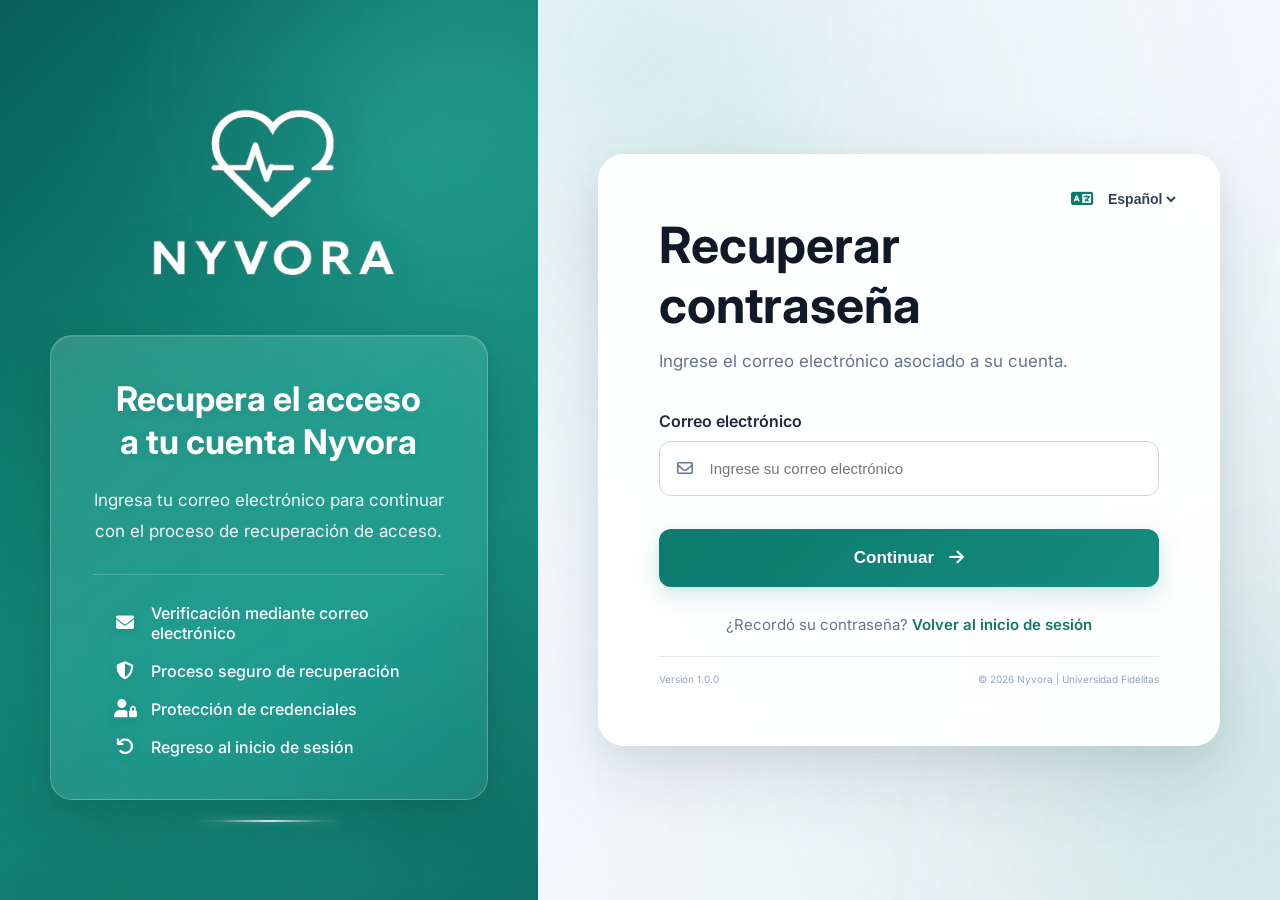
<file: frontend/forgot-password.html>
<!DOCTYPE html>
<html lang="es">

<head>
    <meta charset="UTF-8">
    <meta name="viewport" content="width=device-width, initial-scale=1.0">

    <title>Nyvora | Recuperar Contraseña</title>

    <!-- Google Fonts -->
    <link rel="preconnect" href="https://fonts.googleapis.com">
    <link rel="preconnect" href="https://fonts.gstatic.com" crossorigin>
    <link href="https://fonts.googleapis.com/css2?family=Inter:wght@300;400;500;600;700&display=swap" rel="stylesheet">

    <!-- Font Awesome -->
    <link rel="stylesheet"
        href="https://cdnjs.cloudflare.com/ajax/libs/font-awesome/6.7.2/css/all.min.css">

    <!-- CSS -->
    <link rel="stylesheet" href="css/login.css">
</head>

<body>

    <div class="container">

        <!-- Panel izquierdo -->
        <div class="left-panel">

            <div class="branding">

                <img src="assets/logonyvora.png" alt="Nyvora">

                <div class="info-card">

                    <h2 data-lang="recovery_platform_title">
                        Recupera el acceso<br>
                        a tu cuenta Nyvora
                    </h2>

                    <p data-lang="recovery_platform_description">
                        Ingresa tu correo electrónico para continuar con el proceso de recuperación de acceso.
                    </p>

                    <ul class="features">

                        <li>
                            <i class="fa-solid fa-envelope"></i>
                            <span data-lang="recovery_feature_1">
                                Verificación mediante correo electrónico
                            </span>
                        </li>

                        <li>
                            <i class="fa-solid fa-shield-halved"></i>
                            <span data-lang="recovery_feature_2">
                                Proceso seguro de recuperación
                            </span>
                        </li>

                        <li>
                            <i class="fa-solid fa-user-lock"></i>
                            <span data-lang="recovery_feature_3">
                                Protección de credenciales
                            </span>
                        </li>

                        <li>
                            <i class="fa-solid fa-arrow-rotate-left"></i>
                            <span data-lang="recovery_feature_4">
                                Regreso al inicio de sesión
                            </span>
                        </li>

                    </ul>

                </div>

            </div>

        </div>

        <!-- Panel derecho -->
        <div class="right-panel">

            <div class="login-card">

                <!-- Idioma -->
                <div class="language-selector">

                    <i class="fa-solid fa-language"></i>

                    <select id="language-select" onchange="setLanguage(this.value)">
                        <option value="es">Español</option>
                        <option value="en">English</option>
                    </select>

                </div>

                <h2 data-lang="recovery_title">
                    Recuperar contraseña
                </h2>

                <p data-lang="recovery_subtitle">
                    Ingrese el correo electrónico asociado a su cuenta.
                </p>

                <!-- Formulario -->
                <form id="forgot-password-form">

                    <label for="email" data-lang="email_label">
                        Correo electrónico
                    </label>

                    <div class="input-group">

                        <i class="fa-regular fa-envelope"></i>

                        <input
                            type="email"
                            id="email"
                            name="email"
                            data-placeholder="email_placeholder"
                            placeholder="Ingrese su correo electrónico"
                            required>

                    </div>

                    <button type="submit">

                        <span data-lang="recovery_button">
                            Continuar
                        </span>

                        <i class="fa-solid fa-arrow-right"></i>

                    </button>

                </form>

                <!-- Confirmación -->
                <div id="recovery-message" class="recovery-message">

                    <div class="recovery-message-icon">
                        <i class="fa-solid fa-envelope-circle-check"></i>
                    </div>

                    <div>
                        <strong data-lang="recovery_success_title">
                            Solicitud recibida
                        </strong>

                        <p data-lang="recovery_success_message">
                            Los pasos para restablecer su contraseña serán enviados al correo electrónico asociado a su cuenta.
                        </p>
                    </div>

                </div>

                <!-- Volver al login -->
                <div class="register-link">

                    <span data-lang="remember_password">
                        ¿Recordó su contraseña?
                    </span>

                    <a href="login.html" data-lang="back_to_login">
                        Volver al inicio de sesión
                    </a>

                </div>

                <!-- Footer -->
                <div class="footer">

                    <small data-lang="version">
                        Versión 1.0.0
                    </small>

                    <small data-lang="footer">
                        © 2026 Nyvora | Universidad Fidélitas
                    </small>

                </div>

            </div>

        </div>

    </div>

    <!-- Scripts -->
    <script src="js/language.js"></script>
    <script src="js/forgot-password.js"></script>

</body>

</html>
</file>
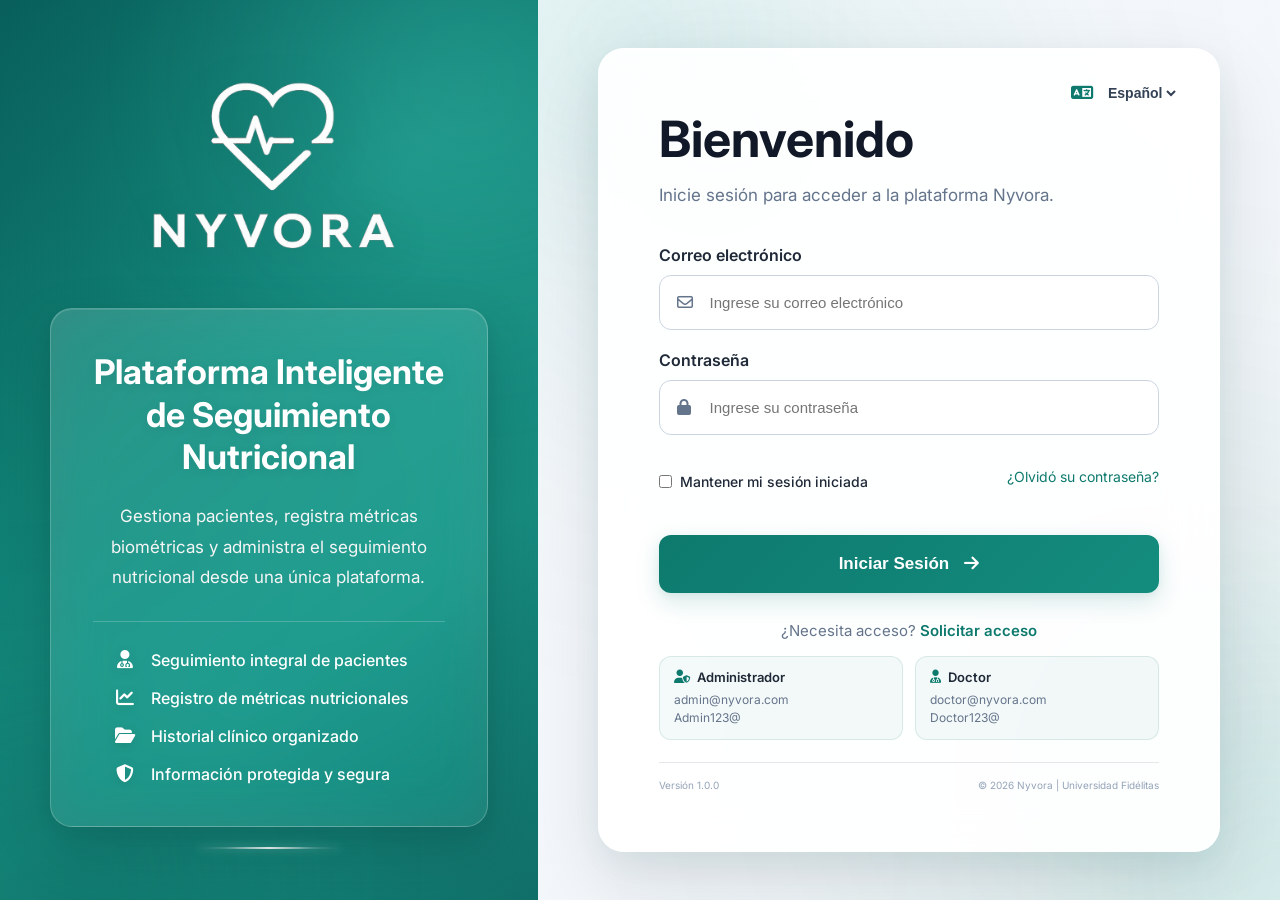
<file: frontend/login.html>
<!DOCTYPE html>
<html lang="es">

<head>
    <meta charset="UTF-8">
    <meta name="viewport" content="width=device-width, initial-scale=1.0">

    <title>Nyvora | Iniciar Sesión</title>

    <!-- Google Fonts -->
    <link rel="preconnect" href="https://fonts.googleapis.com">
    <link rel="preconnect" href="https://fonts.gstatic.com" crossorigin>
    <link href="https://fonts.googleapis.com/css2?family=Inter:wght@300;400;500;600;700&display=swap" rel="stylesheet">

    <!-- Font Awesome -->
    <link rel="stylesheet"
        href="https://cdnjs.cloudflare.com/ajax/libs/font-awesome/6.7.2/css/all.min.css">

    <!-- CSS -->
    <link rel="stylesheet" href="css/login.css">
</head>

<body>

    <div class="container">

        <!-- Panel izquierdo -->
        <div class="left-panel">

            <div class="branding">

                <img src="assets/logonyvora.png" alt="Nyvora">

                <div class="info-card">

                    <h2 data-lang="platform_title">
                        Plataforma Inteligente<br>
                        de Seguimiento Nutricional
                    </h2>

                    <p data-lang="platform_description">
                        Gestiona pacientes, registra métricas biométricas y administra el seguimiento nutricional desde una única plataforma.
                    </p>

                    <ul class="features">

                        <li>
                            <i class="fa-solid fa-user-doctor"></i>
                            <span data-lang="feature_1">
                                Seguimiento integral de pacientes
                            </span>
                        </li>

                        <li>
                            <i class="fa-solid fa-chart-line"></i>
                            <span data-lang="feature_2">
                                Registro de métricas nutricionales
                            </span>
                        </li>

                        <li>
                            <i class="fa-solid fa-folder-open"></i>
                            <span data-lang="feature_3">
                                Historial clínico organizado
                            </span>
                        </li>

                        <li>
                            <i class="fa-solid fa-shield-halved"></i>
                            <span data-lang="feature_4">
                                Información protegida y segura
                            </span>
                        </li>

                    </ul>

                </div>

            </div>

        </div>

        <!-- Panel derecho -->
        <div class="right-panel">

            <div class="login-card">

                <!-- Idioma -->
                <div class="language-selector">

                    <i class="fa-solid fa-language"></i>

                    <select
                        id="language-select"
                        onchange="setLanguage(this.value)">

                        <option value="es">Español</option>
                        <option value="en">English</option>

                    </select>

                </div>

                <h2 data-lang="login_title">
                    Bienvenido
                </h2>

                <p data-lang="login_subtitle">
                    Inicie sesión para acceder a la plataforma Nyvora.
                </p>

                <!-- Formulario -->
                <form id="login-form" action="http://localhost:8081/login.php" method="POST">

                    <label for="email" data-lang="email_label">
                        Correo electrónico
                    </label>

                    <div class="input-group">

                        <i class="fa-regular fa-envelope"></i>

                        <input
                            type="email"
                            id="email"
                            name="email"
                            data-placeholder="email_placeholder"
                            placeholder="Ingrese su correo electrónico"
                            required>

                    </div>

                    <label for="password" data-lang="password_label">
                        Contraseña
                    </label>

                    <div class="input-group">

                        <i class="fa-solid fa-lock"></i>

                        <input
                            type="password"
                            id="password"
                            name="password"
                            data-placeholder="password_placeholder"
                            placeholder="Ingrese su contraseña"
                            required>

                    </div>

                    <div class="login-options">

                        <label class="remember">

                            <input
                                type="checkbox"
                                name="remember">

                            <span data-lang="remember_me">
                                Mantener mi sesión iniciada
                            </span>

                        </label>

                        <a
                            href="forgot-password.html"
                            data-lang="forgot_password">
                            ¿Olvidó su contraseña?
                        </a>

                    </div>

                    <button type="submit">

                        <span data-lang="login_button">
                            Iniciar Sesión
                        </span>

                        <i class="fa-solid fa-arrow-right"></i>

                    </button>

                </form>

                <!-- Solicitar acceso -->
                <div class="register-link">

                    <span data-lang="need_access">
                        ¿Necesita acceso?
                    </span>

                    <a
                        href="#"
                        id="request-access-link"
                        data-lang="request_access">
                        Solicitar acceso
                    </a>

                </div>

                <!-- Usuarios de prueba -->
                <div class="demo-accounts">

                    <div class="demo-user">

                        <div class="demo-user-header">
                            <i class="fa-solid fa-user-shield"></i>
                            <strong data-lang="demo_admin">
                                Administrador
                            </strong>
                        </div>

                        <span>admin@nyvora.com</span>
                        <span>Admin123@</span>

                    </div>

                    <div class="demo-user">

                        <div class="demo-user-header">
                            <i class="fa-solid fa-user-doctor"></i>
                            <strong data-lang="demo_doctor">
                                Doctor
                            </strong>
                        </div>

                        <span>doctor@nyvora.com</span>
                        <span>Doctor123@</span>

                    </div>

                </div>

                <!-- Footer -->
                <div class="footer">

                    <small data-lang="version">
                        Versión 1.0.0
                    </small>

                    <small data-lang="footer">
                        © 2026 Nyvora | Universidad Fidélitas
                    </small>

                </div>

            </div>

        </div>

    </div>

    <!-- Scripts -->
    <script src="js/language.js"></script>
    <script src="js/login.js"></script>

</body>

</html>
</file>
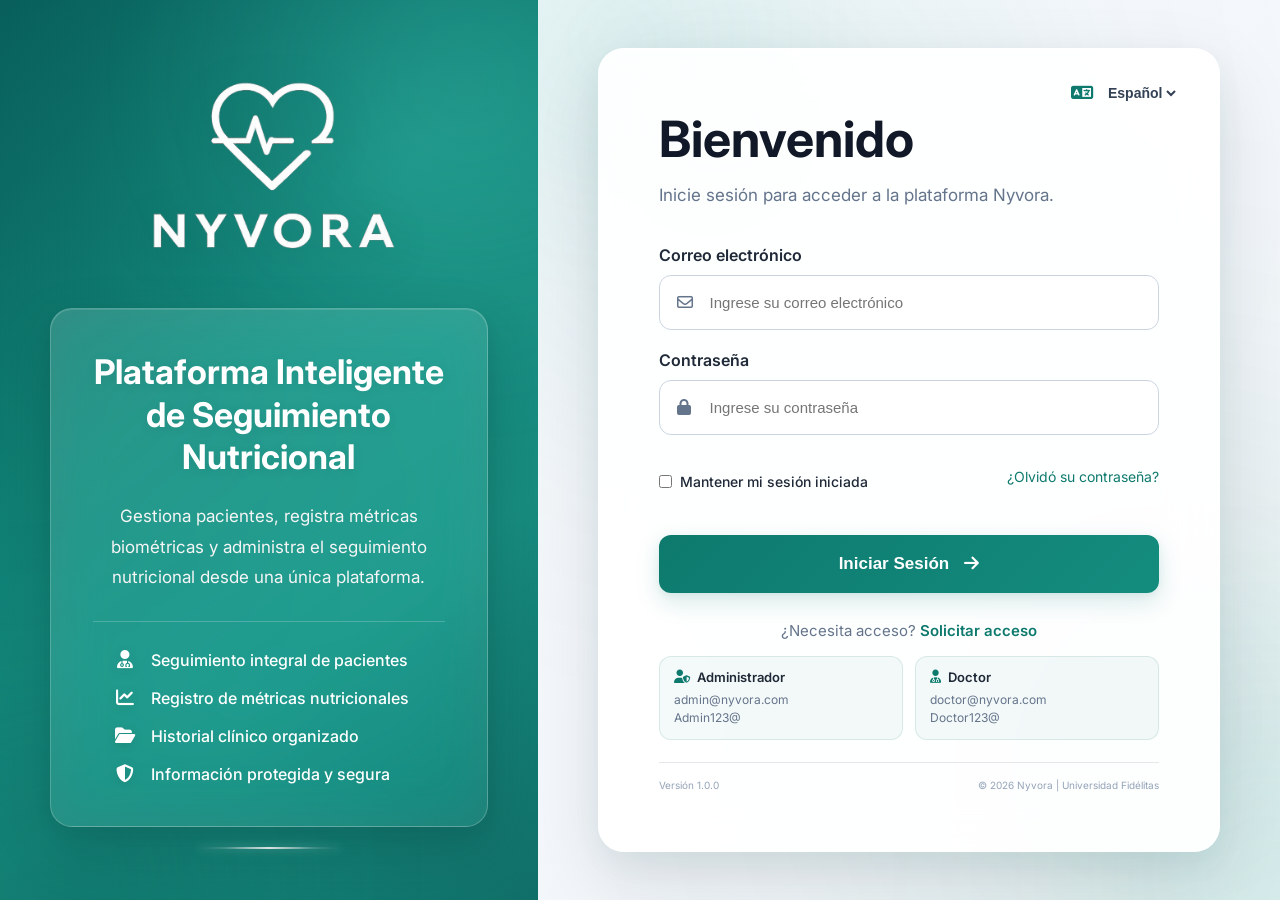
<file: frontend/pages/alertas.html>
<!DOCTYPE html>
<html lang="es">

<head>
    <meta charset="UTF-8">
    <meta name="viewport" content="width=device-width, initial-scale=1.0">

    <title>Nyvora | Alertas</title>

    <link rel="preconnect" href="https://fonts.googleapis.com">
    <link rel="preconnect" href="https://fonts.gstatic.com" crossorigin>

    <link
        href="https://fonts.googleapis.com/css2?family=Inter:wght@300;400;500;600;700&display=swap"
        rel="stylesheet">

    <link
        rel="stylesheet"
        href="https://cdnjs.cloudflare.com/ajax/libs/font-awesome/6.7.2/css/all.min.css">

    <link rel="stylesheet" href="../css/base/global.css">
    <link rel="stylesheet" href="../css/components/sidebar.css">
    <link rel="stylesheet" href="../css/components/card.css">
    <link rel="stylesheet" href="../css/components/forms.css">
    <link rel="stylesheet" href="../css/components/table.css">
    <link rel="stylesheet" href="../css/pages/alertas.css">
</head>

<body>

    <div class="dashboard">

        <div id="sidebar-container"></div>

        <main class="content">

            <div class="header">

                <div>

                    <h1 data-lang="alerts_title">
                        Alertas
                    </h1>

                    <p data-lang="alerts_subtitle">
                        Monitoreo y seguimiento de alertas clínicas de los pacientes.
                    </p>

                </div>

                <div class="user-card">

                    <div class="user-card-icon">
                        <i class="fa-regular fa-user"></i>
                    </div>

                    <div>

                        <strong data-current-user-name>
                            Usuario Nyvora
                        </strong>

                        <span data-current-user-role>
                            Usuario
                        </span>

                    </div>

                </div>

            </div>


            <section class="panel alert-actions">

                <div class="alert-search-wrapper">

                    <div class="alert-search-field">

                        <i class="fa-solid fa-magnifying-glass"></i>

                        <input
                            id="buscarPaciente"
                            type="text"
                            data-placeholder="search_alert"
                            placeholder="Buscar paciente, tipo de alerta o condición..."
                            autocomplete="off">

                        <div
                            id="alert-search-suggestions"
                            class="alert-search-suggestions"
                            hidden>
                        </div>

                    </div>


                    <select id="prioridad">

                        <option
                            value=""
                            data-lang="all_priorities">
                            Todas las prioridades
                        </option>

                        <option
                            value="Alta"
                            data-lang="high">
                            Alta
                        </option>

                        <option
                            value="Media"
                            data-lang="medium">
                            Media
                        </option>

                        <option
                            value="Baja"
                            data-lang="low">
                            Baja
                        </option>

                    </select>


                    <select id="estado">

                        <option
                            value=""
                            data-lang="all_status">
                            Todos los estados
                        </option>

                        <option
                            value="Pendiente"
                            data-lang="pending">
                            Pendiente
                        </option>

                        <option
                            value="En Seguimiento"
                            data-lang="follow_up">
                            En Seguimiento
                        </option>

                        <option
                            value="Resuelta"
                            data-lang="resolved">
                            Resuelta
                        </option>

                    </select>


                    <button
                        type="button"
                        class="btn-primary"
                        id="btn-search-alerts">

                        <i class="fa-solid fa-magnifying-glass"></i>

                        <span data-lang="search">
                            Buscar
                        </span>

                    </button>

                </div>

            </section>


            <section class="kpi-cards alert-kpis">

                <div class="card">

                    <div class="card-header">

                        <div class="icon">
                            <i class="fa-solid fa-bell"></i>
                        </div>

                        <h2 id="kpi-alerts-active">
                            0
                        </h2>

                    </div>

                    <p data-lang="active_alerts">
                        Alertas Activas
                    </p>

                    <small data-lang="active_alerts_description">
                        Requieren atención o seguimiento
                    </small>

                </div>


                <div class="card">

                    <div class="card-header">

                        <div class="icon">
                            <i class="fa-solid fa-triangle-exclamation"></i>
                        </div>

                        <h2 id="kpi-alerts-high">
                            0
                        </h2>

                    </div>

                    <p data-lang="high_priority">
                        Alta Prioridad
                    </p>

                    <small data-lang="high_priority_description">
                        Requieren revisión prioritaria
                    </small>

                </div>


                <div class="card">

                    <div class="card-header">

                        <div class="icon">
                            <i class="fa-solid fa-stethoscope"></i>
                        </div>

                        <h2 id="kpi-alerts-following">
                            0
                        </h2>

                    </div>

                    <p data-lang="follow_up">
                        En Seguimiento
                    </p>

                    <small data-lang="follow_up_description">
                        Actualmente bajo revisión
                    </small>

                </div>


                <div class="card">

                    <div class="card-header">

                        <div class="icon">
                            <i class="fa-solid fa-circle-check"></i>
                        </div>

                        <h2 id="kpi-alerts-resolved">
                            0
                        </h2>

                    </div>

                    <p data-lang="resolved_alerts">
                        Resueltas
                    </p>

                    <small data-lang="resolved_alerts_description">
                        Alertas cerradas
                    </small>

                </div>

            </section>


            <section class="panel alert-list-panel">

                <div class="panel-heading">

                    <div>

                        <h2>

                            <i class="fa-solid fa-bell"></i>

                            <span data-lang="registered_alerts">
                                Alertas Registradas
                            </span>

                        </h2>

                        <p data-lang="registered_alerts_description">
                            Alertas generadas a partir del seguimiento clínico
                            de los pacientes.
                        </p>

                    </div>

                    <span id="alert-results-count">
                        0 resultados
                    </span>

                </div>


                <div class="table-responsive">

                    <table id="alerts-table">

                        <thead>

                            <tr>

                                <th data-lang="patient">
                                    Paciente
                                </th>

                                <th data-lang="alert_message">
                                    Alerta
                                </th>

                                <th data-lang="priority">
                                    Prioridad
                                </th>

                                <th data-lang="date">
                                    Fecha
                                </th>

                                <th data-lang="status">
                                    Estado
                                </th>

                                <th data-lang="actions">
                                    Acción
                                </th>

                            </tr>

                        </thead>


                        <tbody id="alerts-table-body">

                            <tr class="empty-alert-row">

                                <td colspan="6">

                                    <div class="alert-empty-state">

                                        <div class="alert-empty-icon">
                                            <i class="fa-regular fa-bell"></i>
                                        </div>

                                        <strong data-lang="no_alert_results">
                                            No hay alertas para mostrar
                                        </strong>

                                        <p data-lang="no_alerts_description">
                                            Las alertas clínicas aparecerán aquí
                                            cuando sean detectadas por el sistema.
                                        </p>

                                    </div>

                                </td>

                            </tr>

                        </tbody>

                    </table>

                </div>

            </section>


            <section class="panel alert-activity-panel">

                <div class="panel-heading">

                    <div>

                        <h2>

                            <i class="fa-solid fa-clock-rotate-left"></i>

                            <span data-lang="recent_activity">
                                Actividad Reciente
                            </span>

                        </h2>

                        <p data-lang="alert_activity_description">
                            Últimos eventos relacionados con las alertas clínicas.
                        </p>

                    </div>

                </div>


                <div class="table-responsive">

                    <table id="alert-activity-table">

                        <thead>

                            <tr>

                                <th data-lang="date">
                                    Fecha
                                </th>

                                <th data-lang="activity">
                                    Actividad
                                </th>

                            </tr>

                        </thead>

                        <tbody id="alert-activity-body"></tbody>

                    </table>

                </div>

            </section>

        </main>

    </div>


    <div
        class="alert-modal"
        id="alert-modal"
        aria-hidden="true">

        <div
            class="alert-modal-backdrop"
            data-close-alert-modal>
        </div>


        <div class="alert-modal-card">

            <div class="alert-modal-header">

                <div class="alert-modal-title">

                    <div class="alert-modal-icon">
                        <i class="fa-solid fa-triangle-exclamation"></i>
                    </div>

                    <div>

                        <h2 data-lang="alert_detail">
                            Detalle de la Alerta
                        </h2>

                        <p data-lang="alert_detail_description">
                            Información clínica y estado de seguimiento.
                        </p>

                    </div>

                </div>


                <button
                    type="button"
                    class="alert-modal-close"
                    data-close-alert-modal
                    data-title="close">

                    <i class="fa-solid fa-xmark"></i>

                </button>

            </div>


            <div class="alert-modal-body">

                <section class="alert-detail-section">

                    <div class="alert-detail-section-title">

                        <i class="fa-regular fa-user"></i>

                        <div>

                            <strong data-lang="patient">
                                Paciente
                            </strong>

                            <span data-lang="patient_alert_description">
                                Paciente asociado a esta alerta.
                            </span>

                        </div>

                    </div>


                    <div class="alert-patient-card">

                        <div class="alert-patient-icon">
                            <i class="fa-regular fa-user"></i>
                        </div>

                        <div>

                            <strong id="alert-detail-patient">
                                Paciente
                            </strong>

                            <span id="alert-detail-patient-info">
                                Información del paciente
                            </span>

                        </div>

                    </div>

                </section>


                <section class="alert-detail-section">

                    <div class="alert-detail-section-title">

                        <i class="fa-solid fa-notes-medical"></i>

                        <div>

                            <strong data-lang="alert_information">
                                Información de la alerta
                            </strong>

                            <span data-lang="alert_condition_description">
                                Condición detectada durante el seguimiento.
                            </span>

                        </div>

                    </div>


                    <div class="alert-detail-grid">

                        <div class="alert-detail-item">

                            <span data-lang="alert_type">
                                Tipo de alerta
                            </span>

                            <strong id="alert-detail-type">
                                N/D
                            </strong>

                        </div>


                        <div class="alert-detail-item">

                            <span data-lang="created_at">
                                Fecha de detección
                            </span>

                            <strong id="alert-detail-date">
                                N/D
                            </strong>

                        </div>


                        <div class="alert-detail-item">

                            <span data-lang="priority">
                                Prioridad
                            </span>

                            <div>

                                <span
                                    id="alert-detail-priority"
                                    class="badge warning">
                                    N/D
                                </span>

                            </div>

                        </div>


                        <div class="alert-detail-item">

                            <span data-lang="status">
                                Estado
                            </span>

                            <div>

                                <span
                                    id="alert-detail-status"
                                    class="badge warning">
                                    N/D
                                </span>

                            </div>

                        </div>

                    </div>

                </section>


                <section class="alert-detail-section">

                    <div class="alert-detail-section-title">

                        <i class="fa-regular fa-message"></i>

                        <div>

                            <strong data-lang="clinical_description">
                                Descripción clínica
                            </strong>

                            <span data-lang="alert_description_information">
                                Información asociada a la condición detectada.
                            </span>

                        </div>

                    </div>


                    <div class="alert-message-box">

                        <p
                            id="alert-detail-message"
                            data-lang="no_description_available">
                            Sin información disponible.
                        </p>

                    </div>

                </section>

            </div>


            <div class="alert-modal-footer">

                <button
                    type="button"
                    class="btn-secondary"
                    id="alert-open-patient">

                    <i class="fa-solid fa-folder-open"></i>

                    <span data-lang="open_record">
                        Abrir Expediente
                    </span>

                </button>


                <div class="alert-modal-actions">

                    <button
                        type="button"
                        class="btn-secondary"
                        id="alert-follow-up">

                        <i class="fa-solid fa-stethoscope"></i>

                        <span data-lang="start_follow_up">
                            Iniciar Seguimiento
                        </span>

                    </button>


                    <button
                        type="button"
                        class="btn-primary"
                        id="alert-resolve">

                        <i class="fa-solid fa-circle-check"></i>

                        <span data-lang="mark_resolved">
                            Marcar como Resuelta
                        </span>

                    </button>

                </div>

            </div>

        </div>

    </div>


    <script src="../js/data.js" defer></script>
    <script src="../js/common.js" defer></script>
    <script src="../js/language.js" defer></script>
    <script src="../js/alertas.js" defer></script>

</body>

</html>
</file>
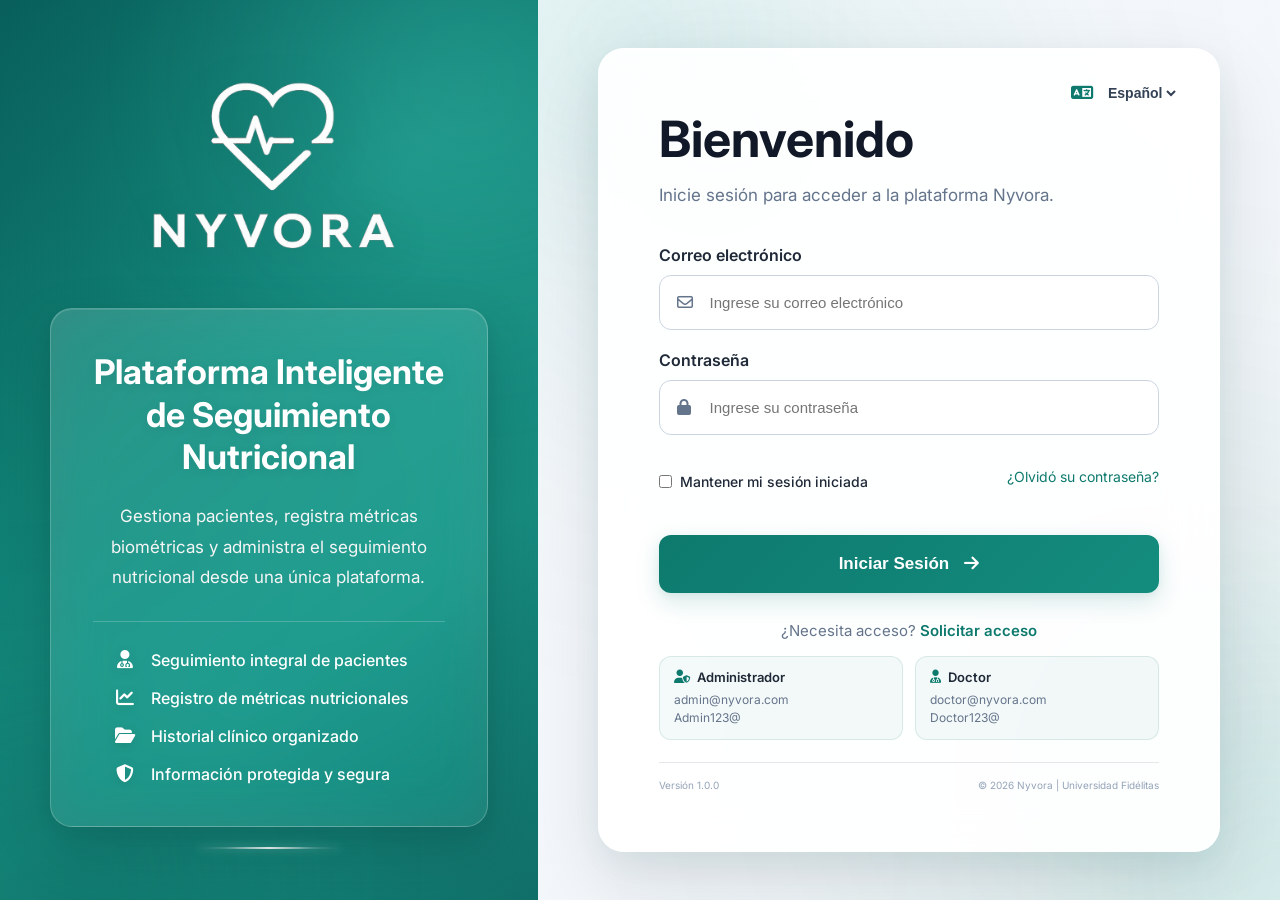
<file: frontend/pages/citas.html>
<!DOCTYPE html>
<html lang="es">

<head>
    <meta charset="UTF-8">
    <meta name="viewport" content="width=device-width, initial-scale=1.0">

    <title data-lang="appointments_title">
        Nyvora | Gestión de Citas
    </title>

    <link rel="preconnect" href="https://fonts.googleapis.com">
    <link rel="preconnect" href="https://fonts.gstatic.com" crossorigin>

    <link
        href="https://fonts.googleapis.com/css2?family=Inter:wght@300;400;500;600;700&display=swap"
        rel="stylesheet">

    <link
        rel="stylesheet"
        href="https://cdnjs.cloudflare.com/ajax/libs/font-awesome/6.7.2/css/all.min.css">

    <link rel="stylesheet" href="../css/base/global.css">
    <link rel="stylesheet" href="../css/components/sidebar.css">
    <link rel="stylesheet" href="../css/components/card.css">
    <link rel="stylesheet" href="../css/components/forms.css">
    <link rel="stylesheet" href="../css/components/table.css">
    <link rel="stylesheet" href="../css/pages/citas.css">
</head>

<body>

    <div class="dashboard">

        <div id="sidebar-container"></div>

        <main class="content">

            <header class="appointments-header">

                <div>

                    <h1 data-lang="appointments_title">
                        Gestión de Citas
                    </h1>

                    <p data-lang="appointments_subtitle">
                        Organice controles, seguimientos y citas clínicas de los pacientes.
                    </p>

                </div>


                <a
                    href="configuracion.html"
                    class="appointments-user"
                    aria-label="Ir a configuración"
                    data-title="settings">

                    <div class="appointments-user-avatar">
                        <i class="fa-regular fa-user"></i>
                    </div>


                    <div>

                        <strong data-current-user-name>
                            Usuario Nyvora
                        </strong>

                        <span data-current-user-role>
                            Usuario
                        </span>

                    </div>

                </a>

            </header>


            <div class="panel appointments-actions">

                <div class="appointments-toolbar">


                    <div class="appointments-search-wrapper">

                        <div class="appointments-search">

                            <i class="fa-solid fa-magnifying-glass"></i>

                            <input
                                id="appointment-search"
                                class="search-box"
                                type="search"
                                data-placeholder="search_patient_appointment"
                                placeholder="Buscar por paciente..."
                                autocomplete="off">

                        </div>

                    </div>


                    <input
                        id="appointment-date-filter"
                        class="search-box appointments-date-filter"
                        type="date">


                    <select
                        id="appointment-status-filter"
                        class="search-box">

                        <option
                            value=""
                            data-lang="all_status">
                            Todos los estados
                        </option>

                        <option
                            value="PROGRAMADA"
                            data-lang="scheduled">
                            Programada
                        </option>

                        <option
                            value="CONFIRMADA"
                            data-lang="confirmed">
                            Confirmada
                        </option>

                        <option
                            value="COMPLETADA"
                            data-lang="completed">
                            Completada
                        </option>

                        <option
                            value="CANCELADA"
                            data-lang="cancelled">
                            Cancelada
                        </option>

                    </select>


                    <button
                        id="open-appointment-modal"
                        type="button"
                        class="btn-primary">

                        <i class="fa-solid fa-calendar-plus"></i>

                        <span data-lang="new_appointment">
                            Nueva Cita
                        </span>

                    </button>

                </div>

            </div>


            <section class="kpi-cards">


                <div class="card">

                    <div class="card-header">

                        <div class="icon">
                            <i class="fa-solid fa-calendar-day"></i>
                        </div>

                        <h2 id="kpi-appointments-today">
                            0
                        </h2>

                    </div>

                    <p data-lang="appointments_today">
                        Citas de Hoy
                    </p>

                    <small data-lang="day_schedule">
                        Agenda del día
                    </small>

                </div>


                <div class="card">

                    <div class="card-header">

                        <div class="icon">
                            <i class="fa-solid fa-calendar-check"></i>
                        </div>

                        <h2 id="kpi-appointments-upcoming">
                            0
                        </h2>

                    </div>

                    <p data-lang="upcoming_appointments_kpi">
                        Próximas Citas
                    </p>

                    <small data-lang="scheduled_upcoming">
                        Programadas próximamente
                    </small>

                </div>


                <div class="card">

                    <div class="card-header">

                        <div class="icon">
                            <i class="fa-solid fa-circle-check"></i>
                        </div>

                        <h2 id="kpi-appointments-completed">
                            0
                        </h2>

                    </div>

                    <p data-lang="completed_appointments">
                        Completadas
                    </p>

                    <small data-lang="completed_checkups">
                        Controles realizados
                    </small>

                </div>


                <div class="card">

                    <div class="card-header">

                        <div class="icon">
                            <i class="fa-solid fa-clock"></i>
                        </div>

                        <h2 id="kpi-appointments-pending">
                            0
                        </h2>

                    </div>

                    <p data-lang="pending_appointments">
                        Pendientes
                    </p>

                    <small data-lang="pending_followup">
                        Requieren seguimiento
                    </small>

                </div>

            </section>


            <section class="panel appointments-section">

                <div class="appointments-section-header">

                    <div>

                        <h2>

                            <i class="fa-solid fa-calendar-day"></i>

                            <span data-lang="today_schedule_title">
                                Agenda de Hoy
                            </span>

                        </h2>

                        <p data-lang="today_schedule_text">
                            Citas y controles programados para el día actual.
                        </p>

                    </div>

                </div>


                <div
                    id="appointments-today-list"
                    class="appointments-list">

                    <div class="appointments-empty-state">

                        <div class="appointments-empty-icon">

                            <i class="fa-regular fa-calendar"></i>

                        </div>


                        <div>

                            <strong data-lang="no_appointments_today">
                                No hay citas programadas para hoy.
                            </strong>

                            <span data-lang="today_appointments_text">
                                Las citas del día aparecerán aquí.
                            </span>

                        </div>

                    </div>

                </div>

            </section>


            <section class="panel appointments-section">

                <div class="appointments-section-header">

                    <div>

                        <h2>

                            <i class="fa-solid fa-list"></i>

                            <span data-lang="general_appointment_list">
                                Listado General de Citas
                            </span>

                        </h2>

                        <p data-lang="appointments_current_status">
                            Consulte las citas programadas y su estado actual.
                        </p>

                    </div>

                </div>


                <div class="appointments-table-wrapper">

                    <table id="appointments-table">

                        <thead>

                            <tr>

                                <th data-lang="date">
                                    Fecha
                                </th>

                                <th data-lang="time">
                                    Hora
                                </th>

                                <th data-lang="patient">
                                    Paciente
                                </th>

                                <th data-lang="appointment_type">
                                    Tipo
                                </th>

                                <th data-lang="status">
                                    Estado
                                </th>

                                <th data-lang="professional">
                                    Profesional
                                </th>

                                <th data-lang="action">
                                    Acción
                                </th>

                            </tr>

                        </thead>

                        <tbody>
                        </tbody>

                    </table>

                </div>

            </section>


            <section class="panel appointments-section">

                <div class="appointments-section-header">

                    <div>

                        <h2>

                            <i class="fa-solid fa-calendar-week"></i>

                            <span data-lang="upcoming_appointments_title">
                                Próximas Citas
                            </span>

                        </h2>

                        <p data-lang="upcoming_checkups">
                            Próximos controles agendados para los pacientes.
                        </p>

                    </div>

                </div>


                <div
                    id="appointments-upcoming-list"
                    class="appointments-list">

                    <div class="appointments-empty-state">

                        <div class="appointments-empty-icon">

                            <i class="fa-regular fa-calendar-check"></i>

                        </div>


                        <div>

                            <strong data-lang="no_upcoming_appointments">
                                No hay próximas citas registradas.
                            </strong>

                            <span data-lang="upcoming_appointments_text">
                                Las próximas citas aparecerán aquí cuando se programen.
                            </span>

                        </div>

                    </div>

                </div>

            </section>

        </main>

    </div>


    <div
        id="appointment-modal"
        class="appointment-modal"
        aria-hidden="true">

        <div class="appointment-modal-backdrop"></div>


        <div
            class="appointment-modal-card"
            role="dialog"
            aria-modal="true"
            aria-labelledby="appointment-modal-title">


            <div class="appointment-modal-header">

                <div class="appointment-modal-title">

                    <div class="appointment-modal-icon">

                        <i class="fa-solid fa-calendar-plus"></i>

                    </div>


                    <div>

                        <h2
                            id="appointment-modal-title"
                            data-lang="new_appointment">

                            Nueva Cita

                        </h2>


                        <p data-lang="schedule_new_appointment">

                            Programe un nuevo control clínico para un paciente.

                        </p>

                    </div>

                </div>


                <button
                    id="close-appointment-modal"
                    class="appointment-modal-close"
                    type="button"
                    aria-label="Cerrar"
                    data-title="close">

                    <i class="fa-solid fa-xmark"></i>

                </button>

            </div>


            <form
                id="appointment-form"
                novalidate>

                <div class="appointment-modal-body">


                    <div class="appointment-field appointment-field-full">

                        <label
                            for="appointment-patient"
                            data-lang="patient">

                            Paciente

                            <span>*</span>

                        </label>


                        <select
                            id="appointment-patient"
                            name="patientId"
                            required>

                            <option
                                value=""
                                selected
                                disabled
                                data-lang="select_patient">

                                Seleccione un paciente

                            </option>

                        </select>


                        <small class="field-error"></small>

                    </div>


                    <div class="appointment-form-grid">


                        <div class="appointment-field">

                            <label
                                for="appointment-date"
                                data-lang="appointment_date">

                                Fecha

                                <span>*</span>

                            </label>


                            <input
                                id="appointment-date"
                                name="date"
                                type="date"
                                required>


                            <small class="field-error"></small>

                        </div>


                        <div class="appointment-field">

                            <label
                                for="appointment-time"
                                data-lang="appointment_time">

                                Hora

                                <span>*</span>

                            </label>


                            <input
                                id="appointment-time"
                                name="time"
                                type="time"
                                required>


                            <small class="field-error"></small>

                        </div>


                        <div class="appointment-field">

                            <label
                                for="appointment-type"
                                data-lang="appointment_type_label">

                                Tipo de cita

                                <span>*</span>

                            </label>


                            <select
                                id="appointment-type"
                                name="type"
                                required>

                                <option
                                    value=""
                                    selected
                                    disabled
                                    data-lang="select_type">

                                    Seleccione un tipo

                                </option>


                                <option
                                    value="VALORACION_INICIAL"
                                    data-lang="initial_assessment">

                                    Valoración inicial

                                </option>


                                <option
                                    value="CONTROL_NUTRICIONAL"
                                    data-lang="nutritional_control">

                                    Control nutricional

                                </option>


                                <option
                                    value="SEGUIMIENTO_BIOMETRICO"
                                    data-lang="biometric_followup">

                                    Seguimiento biométrico

                                </option>


                                <option
                                    value="REVISION_CLINICA"
                                    data-lang="clinical_review">

                                    Revisión clínica

                                </option>


                                <option
                                    value="OTRO"
                                    data-lang="other">

                                    Otro

                                </option>

                            </select>


                            <small class="field-error"></small>

                        </div>


                        <div class="appointment-field">

                            <label
                                for="appointment-status"
                                data-lang="status">

                                Estado

                                <span>*</span>

                            </label>


                            <select
                                id="appointment-status"
                                name="status"
                                required>

                                <option
                                    value="PROGRAMADA"
                                    data-lang="scheduled">

                                    Programada

                                </option>


                                <option
                                    value="CONFIRMADA"
                                    data-lang="confirmed">

                                    Confirmada

                                </option>


                                <option
                                    value="COMPLETADA"
                                    data-lang="completed">

                                    Completada

                                </option>


                                <option
                                    value="CANCELADA"
                                    data-lang="cancelled">

                                    Cancelada

                                </option>

                            </select>

                        </div>


                        <div class="appointment-field appointment-field-full">

                            <label
                                for="appointment-reason"
                                data-lang="reason">

                                Motivo

                            </label>


                            <input
                                id="appointment-reason"
                                name="reason"
                                type="text"
                                data-placeholder="reason_placeholder"
                                placeholder="Ej. Control mensual de seguimiento">

                        </div>


                        <div class="appointment-field appointment-field-full">

                            <label
                                for="appointment-notes"
                                data-lang="notes">

                                Observaciones

                            </label>


                            <textarea
                                id="appointment-notes"
                                name="notes"
                                rows="4"
                                data-placeholder="appointment_notes_placeholder"
                                placeholder="Información adicional sobre la cita..."></textarea>

                        </div>

                    </div>

                </div>


                <div class="appointment-modal-footer">

                    <span class="appointment-required-note">

                        <span>*</span>

                        <span data-lang="required_fields">
                            Campos obligatorios
                        </span>

                    </span>


                    <div class="appointment-modal-actions">

                        <button
                            id="cancel-appointment-modal"
                            type="button"
                            class="btn-appointment-cancel"
                            data-lang="cancel">

                            Cancelar

                        </button>


                        <button
                            type="submit"
                            class="btn-primary">

                            <i class="fa-solid fa-floppy-disk"></i>

                            <span data-lang="save_appointment">
                                Guardar Cita
                            </span>

                        </button>

                    </div>

                </div>

            </form>

        </div>

    </div>


    <script src="../js/data.js" defer></script>
    <script src="../js/common.js" defer></script>
    <script src="../js/language.js" defer></script>
    <script src="../js/citas.js" defer></script>

</body>

</html>
</file>
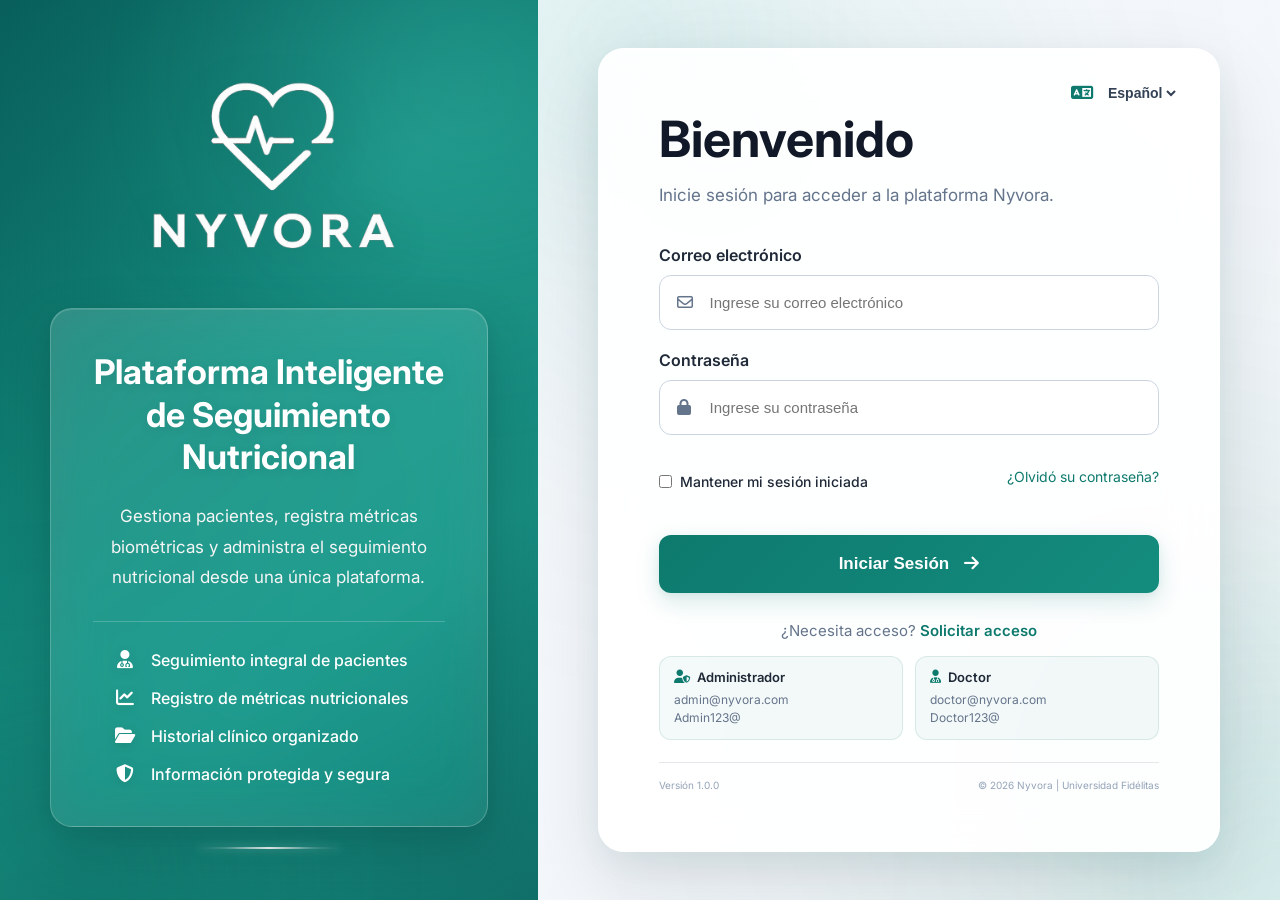
<file: frontend/pages/configuracion.html>
<!DOCTYPE html>
<html lang="es">

<head>

    <meta charset="UTF-8">
    <meta name="viewport" content="width=device-width, initial-scale=1.0">

    <title data-lang="settings_title">
        Nyvora | Configuración
    </title>


    <link
        rel="preconnect"
        href="https://fonts.googleapis.com">

    <link
        rel="preconnect"
        href="https://fonts.gstatic.com"
        crossorigin>


    <link
        href="https://fonts.googleapis.com/css2?family=Inter:wght@300;400;500;600;700&display=swap"
        rel="stylesheet">


    <link
        rel="stylesheet"
        href="https://cdnjs.cloudflare.com/ajax/libs/font-awesome/6.7.2/css/all.min.css">


    <link
        rel="stylesheet"
        href="../css/base/global.css">

    <link
        rel="stylesheet"
        href="../css/components/sidebar.css">

    <link
        rel="stylesheet"
        href="../css/components/card.css">

    <link
        rel="stylesheet"
        href="../css/components/forms.css">

    <link
        rel="stylesheet"
        href="../css/components/table.css">

    <link
        rel="stylesheet"
        href="../css/pages/configuracion.css?v=10">

</head>


<body>

    <div class="dashboard">


        <div id="sidebar-container"></div>


        <main class="content">


            <!-- HEADER -->

            <div class="header">

                <div>

                    <h1 data-lang="settings_title">
                        Configuración
                    </h1>


                    <p data-lang="settings_subtitle">
                        Administre la información del perfil y las preferencias generales de la plataforma.
                    </p>

                </div>


                <div class="user-card">

                    <div class="user-card-icon">

                        <i class="fa-regular fa-user"></i>

                    </div>


                    <div class="user-card-info">

                        <strong
                            id="user-name"
                            data-current-user-name>

                            Usuario Nyvora

                        </strong>


                        <span data-current-user-role>

                            Usuario

                        </span>

                    </div>

                </div>

            </div>



            <!-- PERFIL -->

            <div class="panel">

                <h2>

                    <i class="fa-solid fa-user"></i>

                    <span data-lang="user_profile">
                        Perfil de Usuario
                    </span>

                </h2>


                <div class="settings-grid">


                    <div>

                        <label
                            class="settings-label"
                            for="profile-fullname"
                            data-lang="full_name">

                            Nombre completo

                        </label>


                        <input
                            type="text"
                            id="profile-fullname"
                            class="settings-input settings-readonly"
                            readonly>

                    </div>



                    <div>

                        <label
                            class="settings-label"
                            for="profile-email"
                            data-lang="email_label">

                            Correo electrónico

                        </label>


                        <input
                            type="email"
                            id="profile-email"
                            class="settings-input settings-readonly"
                            readonly>

                    </div>



                    <div>

                        <label
                            class="settings-label"
                            for="profile-role"
                            data-lang="role">

                            Rol

                        </label>


                        <input
                            type="text"
                            id="profile-role"
                            class="settings-input settings-readonly"
                            readonly>

                    </div>



                    <div>

                        <label
                            class="settings-label"
                            for="profile-joindate"
                            data-lang="join_date">

                            Fecha de ingreso

                        </label>


                        <input
                            type="text"
                            id="profile-joindate"
                            class="settings-input settings-readonly"
                            readonly>

                    </div>

                </div>

            </div>



            <!-- PREFERENCIAS -->

            <div class="panel">

                <h2>

                    <i class="fa-solid fa-sliders"></i>

                    <span data-lang="system_preferences">
                        Preferencias del Sistema
                    </span>

                </h2>


                <div class="settings-grid">


                    <div>

                        <label
                            class="settings-label"
                            for="config-language"
                            data-lang="language">

                            Idioma

                        </label>


                        <select
                            id="config-language"
                            class="settings-input">

                            <option
                                value="es"
                                data-lang="spanish">

                                Español

                            </option>


                            <option
                                value="en"
                                data-lang="english">

                                Inglés

                            </option>

                        </select>

                    </div>



                    <div>

                        <label
                            class="settings-label"
                            for="config-dateformat"
                            data-lang="date_format">

                            Formato de fecha

                        </label>


                        <select
                            id="config-dateformat"
                            class="settings-input">

                            <option value="DD/MM/YYYY">
                                DD/MM/YYYY
                            </option>

                            <option value="MM/DD/YYYY">
                                MM/DD/YYYY
                            </option>

                            <option value="YYYY-MM-DD">
                                YYYY-MM-DD
                            </option>

                        </select>

                    </div>



                    <div>

                        <label class="checkbox-label">

                            <input
                                type="checkbox"
                                id="config-notifications">


                            <span data-lang="enable_notifications">

                                Activar notificaciones

                            </span>

                        </label>

                    </div>

                </div>


                <div class="settings-actions">

                    <button
                        type="button"
                        id="btn-guardar-config"
                        class="btn-primary">

                        <i class="fa-solid fa-floppy-disk"></i>


                        <span data-lang="save_changes">

                            Guardar Cambios

                        </span>

                    </button>

                </div>

            </div>



            <!-- INFORMACIÓN DEL SISTEMA -->

            <div class="panel system-info-panel">


                <div class="system-info-header">

                    <div class="system-info-icon">

                        <i class="fa-solid fa-circle-info"></i>

                    </div>


                    <div>

                        <h2 data-lang="system_information">

                            Información del Sistema

                        </h2>


                        <p data-lang="system_information_subtitle">

                            Información general de la plataforma Nyvora.

                        </p>

                    </div>

                </div>



                <div class="system-info-content">


                    <!-- DESCRIPCIÓN -->

                    <div class="system-info-description">

                        <div class="system-info-description-icon">

                            <i class="fa-solid fa-heart-pulse"></i>

                        </div>


                        <div>

                            <strong data-lang="system_name">

                                Nyvora

                            </strong>


                            <p data-lang="system_description">

                                Nyvora es una plataforma web desarrollada para el monitoreo preventivo y seguimiento biométrico de pacientes con sobrepeso.

                            </p>

                        </div>

                    </div>



                    <!-- DETALLES -->

                    <div class="system-info-details">


                        <div class="system-info-item">

                            <span data-lang="version_label">

                                Versión

                            </span>


                            <strong>

                                1.0.0

                            </strong>

                        </div>



                        <div class="system-info-item">

                            <span data-lang="university_label">

                                Universidad

                            </span>


                            <strong>

                                Universidad Fidélitas

                            </strong>

                        </div>



                        <div class="system-info-item">

                            <span data-lang="course_label">

                                Curso

                            </span>


                            <strong>

                                SC-502 Ambiente Web Cliente/Servidor

                            </strong>

                        </div>

                    </div>

                </div>

            </div>


        </main>

    </div>



    <!-- JAVASCRIPT -->

    <script
        src="../js/data.js"
        defer>
    </script>


    <script
        src="../js/common.js"
        defer>
    </script>


    <script
        src="../js/language.js"
        defer>
    </script>


    <script
        src="../js/configuracion.js"
        defer>
    </script>

</body>

</html>
</file>
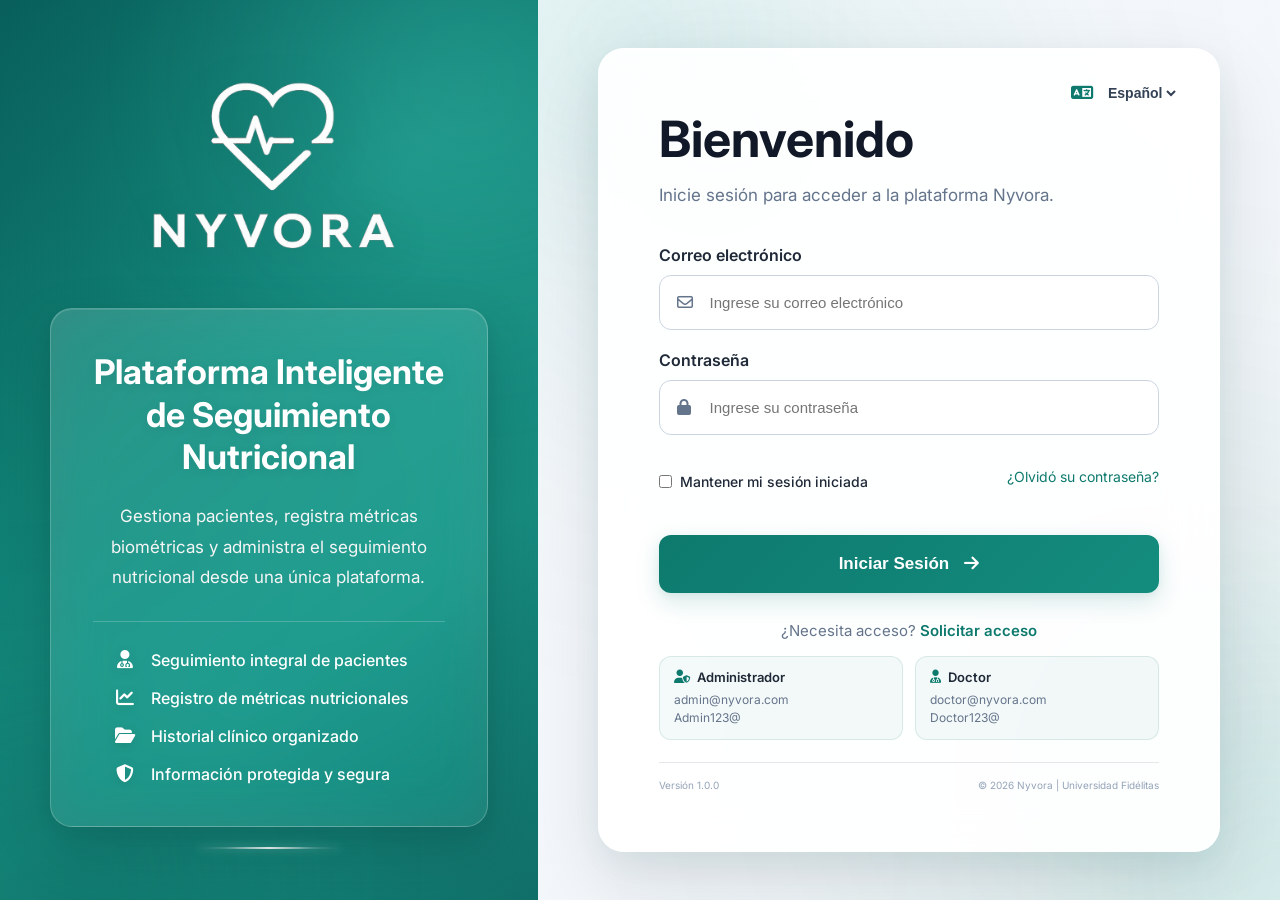
<file: frontend/pages/historial.html>
<!DOCTYPE html>
<html lang="es">

<head>
    <meta charset="UTF-8">
    <meta name="viewport" content="width=device-width, initial-scale=1.0">

    <title>Nyvora | Historial Clínico</title>

    <!-- Google Fonts -->
    <link rel="preconnect" href="https://fonts.googleapis.com">
    <link rel="preconnect" href="https://fonts.gstatic.com" crossorigin>

    <link
        href="https://fonts.googleapis.com/css2?family=Inter:wght@300;400;500;600;700&display=swap"
        rel="stylesheet">

    <!-- Font Awesome -->
    <link
        rel="stylesheet"
        href="https://cdnjs.cloudflare.com/ajax/libs/font-awesome/6.7.2/css/all.min.css">

    <!-- CSS -->
    <link rel="stylesheet" href="../css/base/global.css">
    <link rel="stylesheet" href="../css/components/sidebar.css">
    <link rel="stylesheet" href="../css/components/card.css">
    <link rel="stylesheet" href="../css/components/forms.css">
    <link rel="stylesheet" href="../css/components/table.css">
    <link rel="stylesheet" href="../css/pages/historial.css">
</head>

<body>

    <div class="dashboard">

        <!-- Sidebar -->
        <div id="sidebar-container"></div>


        <!-- Contenido -->
        <main class="content">

            <!-- Header -->
            <div class="header">

                <div>

                    <h1 data-lang="history_title">
                        Historial Clínico
                    </h1>

                    <p data-lang="history_subtitle">
                        Consulte el historial biométrico y la evolución clínica
                        de los pacientes.
                    </p>

                </div>


                <div class="user-card">

                    <div class="user-card-icon">
                        <i class="fa-regular fa-user"></i>
                    </div>

                    <div class="user-card-info">

                        <strong data-current-user-name>
                            Usuario Nyvora
                        </strong>

                        <span data-current-user-role>
                            Usuario
                        </span>

                    </div>

                </div>

            </div>


            <!-- Consulta -->
            <section class="panel history-query-panel">

                <div class="panel-heading">

                    <div>

                        <h2>

                            <i class="fa-solid fa-folder-open"></i>

                            <span data-lang="patient_history">
                                Consultar Historial
                            </span>

                        </h2>

                        <p data-lang="history_query_description">
                            Seleccione un paciente y consulte su información clínica.
                        </p>

                    </div>


                    <div class="history-export-actions">

                        <button
                            type="button"
                            class="btn-export"
                            id="btn-export-pdf"
                            disabled>

                            <i class="fa-solid fa-file-pdf"></i>
                            PDF

                        </button>


                        <button
                            type="button"
                            class="btn-export"
                            id="btn-export-excel"
                            disabled>

                            <i class="fa-solid fa-file-excel"></i>
                            Excel

                        </button>

                    </div>

                </div>


                <div class="history-filters">

                    <!-- Paciente -->
                    <div class="filter-group patient-filter">

                        <label for="paciente-search">

                            <i class="fa-solid fa-user"></i>

                            <span data-lang="patient">
                                Paciente
                            </span>

                        </label>


                        <div class="patient-search-wrapper">

                            <i class="fa-solid fa-magnifying-glass search-icon"></i>


                            <input
                                type="text"
                                id="paciente-search"
                                class="search-box patient-search-input"
                                data-placeholder="search_patient"
                                placeholder="Buscar por nombre o identificación..."
                                autocomplete="off">


                            <input
                                type="hidden"
                                id="paciente">


                            <div
                                id="patient-search-results"
                                class="patient-search-results">
                            </div>

                        </div>

                    </div>


                    <!-- Desde -->
                    <div class="filter-group">

                        <label for="desde">

                            <i class="fa-solid fa-calendar"></i>

                            <span data-lang="from">
                                Desde
                            </span>

                        </label>


                        <input
                            type="date"
                            id="desde"
                            class="search-box">

                    </div>


                    <!-- Hasta -->
                    <div class="filter-group">

                        <label for="hasta">

                            <i class="fa-solid fa-calendar"></i>

                            <span data-lang="to">
                                Hasta
                            </span>

                        </label>


                        <input
                            type="date"
                            id="hasta"
                            class="search-box">

                    </div>


                    <!-- Consultar -->
                    <div class="filter-button">

                        <button
                            type="button"
                            class="btn-primary"
                            id="btn-consultar">

                            <i class="fa-solid fa-magnifying-glass"></i>

                            <span data-lang="consult">
                                Consultar
                            </span>

                        </button>

                    </div>

                </div>

            </section>


            <!-- Resumen -->
            <section class="panel patient-summary-panel">

                <div class="panel-heading">

                    <div>

                        <h2>

                            <i class="fa-solid fa-user"></i>

                            <span data-lang="patient_summary">
                                Resumen del Paciente
                            </span>

                        </h2>

                        <p data-lang="patient_summary_description">
                            Información general y estado actual del seguimiento.
                        </p>

                    </div>

                </div>


                <div class="patient-summary">

                    <!-- Paciente -->
                    <div class="summary-item">

                        <div class="summary-icon">
                            <i class="fa-solid fa-user"></i>
                        </div>

                        <div class="summary-content">

                            <span data-lang="patient">
                                Paciente
                            </span>

                            <strong>
                                N/D
                            </strong>

                        </div>

                    </div>


                    <!-- Edad -->
                    <div class="summary-item">

                        <div class="summary-icon">
                            <i class="fa-solid fa-cake-candles"></i>
                        </div>

                        <div class="summary-content">

                            <span data-lang="age">
                                Edad
                            </span>

                            <strong>
                                N/D
                            </strong>

                        </div>

                    </div>


                    <!-- Responsable -->
                    <div class="summary-item">

                        <div class="summary-icon">
                            <i class="fa-solid fa-user-doctor"></i>
                        </div>

                        <div class="summary-content">

                            <span data-lang="responsible">
                                Responsable
                            </span>

                            <strong data-current-user-name>
                                Usuario Nyvora
                            </strong>

                        </div>

                    </div>


                    <!-- Condición -->
                    <div class="summary-item">

                        <div class="summary-icon">
                            <i class="fa-solid fa-heart-pulse"></i>
                        </div>

                        <div class="summary-content">

                            <span data-lang="general_condition">
                                Condición General
                            </span>

                            <strong>
                                Sin definir
                            </strong>

                        </div>

                    </div>


                    <!-- Estado -->
                    <div class="summary-item">

                        <div class="summary-icon">
                            <i class="fa-solid fa-circle-check"></i>
                        </div>

                        <div class="summary-content">

                            <span data-lang="status">
                                Estado
                            </span>

                            <div>

                                <span
                                    class="badge warning"
                                    data-lang="no_data">

                                    N/D

                                </span>

                            </div>

                        </div>

                    </div>


                    <!-- Último control -->
                    <div class="summary-item">

                        <div class="summary-icon">
                            <i class="fa-solid fa-calendar-check"></i>
                        </div>

                        <div class="summary-content">

                            <span data-lang="last_control">
                                Último Control
                            </span>

                            <strong>
                                Sin controles
                            </strong>

                        </div>

                    </div>

                </div>

            </section>


            <!-- Evolución -->
            <section class="panel">

                <div class="panel-heading">

                    <div>

                        <h2>

                            <i class="fa-solid fa-chart-line"></i>

                            <span data-lang="evolution">
                                Evolución Biométrica
                            </span>

                        </h2>

                        <p data-lang="evolution_description">
                            Registro histórico de métricas y controles del paciente.
                        </p>

                    </div>

                </div>


                <div class="history-table-wrapper">

                    <table>

                        <thead>

                            <tr>

                                <th data-lang="date">
                                    Fecha
                                </th>

                                <th data-lang="weight">
                                    Peso
                                </th>

                                <th data-lang="bmi">
                                    IMC
                                </th>

                                <th data-lang="body_fat">
                                    Grasa Corporal
                                </th>

                                <th data-lang="heart_rate">
                                    Frecuencia Cardíaca
                                </th>

                                <th data-lang="sleep_hours">
                                    Horas de Sueño
                                </th>

                                <th data-lang="steps">
                                    Pasos
                                </th>

                                <th data-lang="observations">
                                    Observación
                                </th>

                            </tr>

                        </thead>


                        <tbody>

                            <tr>

                                <td
                                    colspan="8"
                                    class="history-empty"
                                    data-lang="select_patient_history">

                                    Seleccione un paciente para consultar su historial.

                                </td>

                            </tr>

                        </tbody>

                    </table>

                </div>

            </section>


            <!-- Paneles inferiores -->
            <section class="dashboard-grid history-bottom-grid">


                <!-- Observaciones -->
                <div class="panel">

                    <div class="panel-heading">

                        <div>

                            <h2>

                                <i class="fa-solid fa-notes-medical"></i>

                                <span data-lang="clinical_notes">
                                    Observaciones Clínicas
                                </span>

                            </h2>

                            <p data-lang="clinical_notes_description">
                                Notas asociadas al seguimiento del paciente.
                            </p>

                        </div>

                    </div>


                    <div class="clinical-notes">

                        <div class="note-item">

                            <i class="fa-solid fa-notes-medical"></i>

                            <p data-lang="select_patient_notes">
                                Seleccione un paciente para consultar sus observaciones.
                            </p>

                        </div>

                    </div>

                </div>


                <!-- Actividad -->
                <div class="panel">

                    <div class="panel-heading">

                        <div>

                            <h2>

                                <i class="fa-solid fa-clock-rotate-left"></i>

                                <span data-lang="recent_activity">
                                    Actividad Reciente
                                </span>

                            </h2>

                            <p data-lang="recent_activity_description">
                                Últimos controles registrados.
                            </p>

                        </div>

                    </div>


                    <table>

                        <thead>

                            <tr>

                                <th data-lang="date">
                                    Fecha
                                </th>

                                <th data-lang="activity">
                                    Actividad
                                </th>

                            </tr>

                        </thead>


                        <tbody>

                            <tr>

                                <td
                                    colspan="2"
                                    data-lang="no_activity">

                                    Sin actividad registrada.

                                </td>

                            </tr>

                        </tbody>

                    </table>

                </div>

            </section>

        </main>

    </div>


    <!-- JavaScript -->
    <script src="../js/data.js" defer></script>
    <script src="../js/common.js" defer></script>
    <script src="../js/language.js" defer></script>
    <script src="../js/historial.js" defer></script>

</body>

</html>
</file>
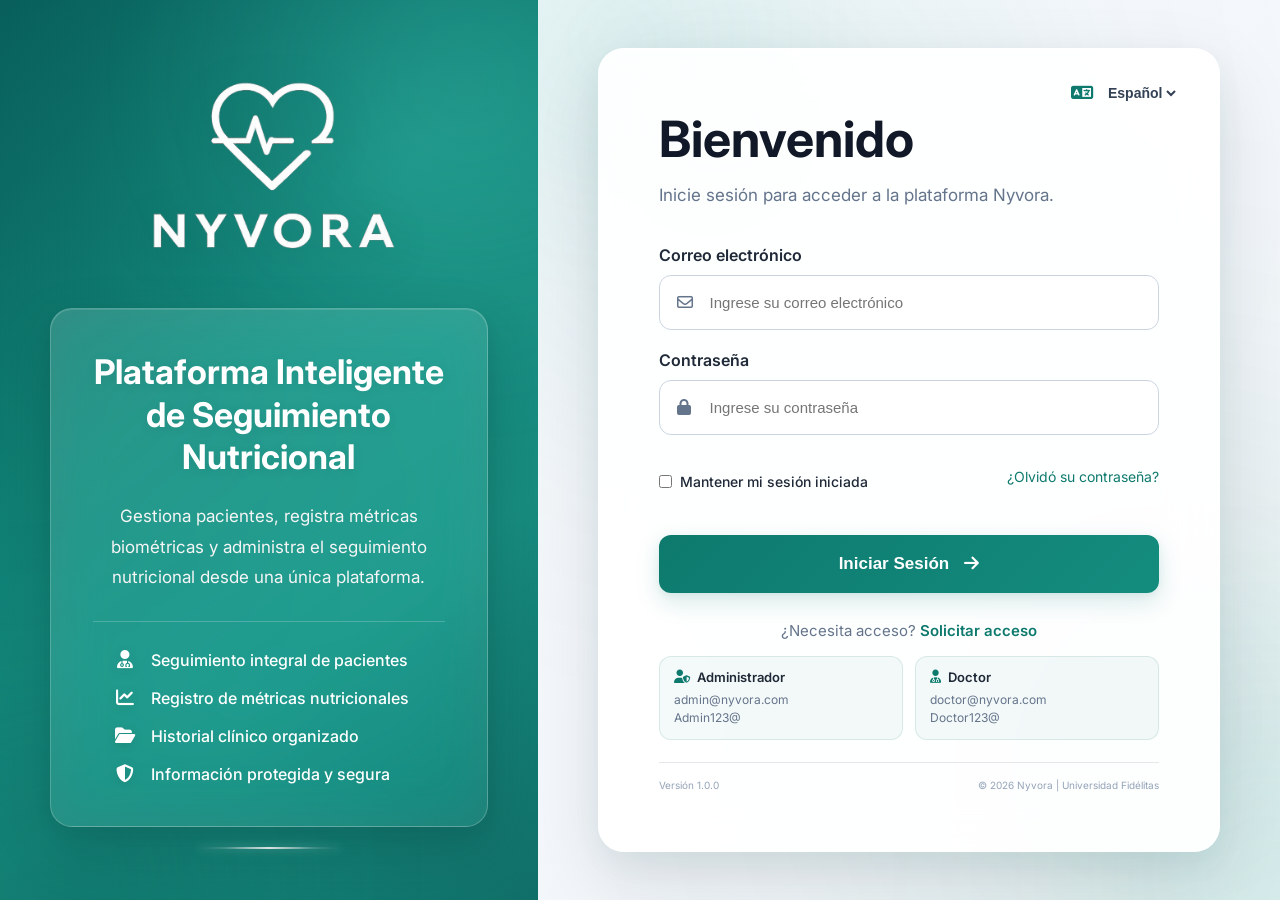
<file: frontend/pages/medicamentos.html>
<!DOCTYPE html>
<html lang="es">

<head>
    <meta charset="UTF-8">
    <meta name="viewport" content="width=device-width, initial-scale=1.0">

    <title data-lang="medications_title">
        Nyvora | Gestión de Medicamentos
    </title>

    <link rel="preconnect" href="https://fonts.googleapis.com">
    <link rel="preconnect" href="https://fonts.gstatic.com" crossorigin>

    <link
        href="https://fonts.googleapis.com/css2?family=Inter:wght@300;400;500;600;700&display=swap"
        rel="stylesheet">

    <link
        rel="stylesheet"
        href="https://cdnjs.cloudflare.com/ajax/libs/font-awesome/6.7.2/css/all.min.css">

    <link rel="stylesheet" href="../css/base/global.css">
    <link rel="stylesheet" href="../css/components/sidebar.css">
    <link rel="stylesheet" href="../css/components/card.css">
    <link rel="stylesheet" href="../css/components/forms.css">
    <link rel="stylesheet" href="../css/components/table.css">
    <link rel="stylesheet" href="../css/pages/medicamentos.css">
</head>

<body>

    <div class="dashboard">

        <div id="sidebar-container"></div>

        <main class="content">

            <div class="header">

                <div>

                    <h1 data-lang="medications_title">
                        Gestión de Medicamentos
                    </h1>

                    <p data-lang="medications_subtitle">
                        Consulta y administración de medicamentos registrados en Nyvora.
                    </p>

                </div>


                <div class="user-card">

                    <div class="user-card-icon">
                        <i class="fa-regular fa-user"></i>
                    </div>

                    <div>

                        <strong data-current-user-name>
                            Usuario Nyvora
                        </strong>

                        <span data-current-user-role>
                            Usuario
                        </span>

                    </div>

                </div>

            </div>


            <section class="panel medication-actions">

                <div class="medication-search-wrapper">

                    <i class="fa-solid fa-magnifying-glass"></i>

                    <input
                        id="medication-search"
                        type="search"
                        autocomplete="off"
                        data-placeholder="medication_search"
                        placeholder="Buscar medicamento, presentación o concentración...">

                    <div
                        id="medication-suggestions"
                        class="medication-suggestions"
                        hidden>
                    </div>

                </div>


                <select
                    id="medication-status-filter"
                    class="medication-filter">

                    <option
                        value=""
                        data-lang="all_status">
                        Todos los estados
                    </option>

                    <option
                        value="ACTIVO"
                        data-lang="active_medications">
                        Activos
                    </option>

                    <option
                        value="EN_USO"
                        data-lang="in_use">
                        En uso
                    </option>

                    <option
                        value="INACTIVO"
                        data-lang="inactive_medications">
                        Inactivos
                    </option>

                </select>


                <select
                    id="medication-presentation-filter"
                    class="medication-filter">

                    <option
                        value=""
                        data-lang="all_presentations">
                        Todas las presentaciones
                    </option>

                    <option
                        value="Tabletas"
                        data-lang="tablets">
                        Tabletas
                    </option>

                    <option
                        value="Cápsulas"
                        data-lang="capsules">
                        Cápsulas
                    </option>

                    <option
                        value="Jarabe"
                        data-lang="syrup">
                        Jarabe
                    </option>

                    <option
                        value="Suspensión"
                        data-lang="suspension">
                        Suspensión
                    </option>

                    <option
                        value="Solución"
                        data-lang="solution">
                        Solución
                    </option>

                    <option
                        value="Inyectable"
                        data-lang="injectable">
                        Inyectable
                    </option>

                    <option
                        value="Crema"
                        data-lang="cream">
                        Crema
                    </option>

                    <option
                        value="Otro"
                        data-lang="other">
                        Otro
                    </option>

                </select>


                <button
                    id="open-medication-modal"
                    type="button"
                    class="btn-primary">

                    <i class="fa-solid fa-pills"></i>

                    <span data-lang="register_medication">
                        Registrar Medicamento
                    </span>

                </button>

            </section>


            <section class="kpi-cards">

                <div class="card">

                    <div class="card-header">

                        <div class="icon">
                            <i class="fa-solid fa-capsules"></i>
                        </div>

                        <h2 id="kpi-medications-total">
                            0
                        </h2>

                    </div>

                    <p data-lang="registered_medications">
                        Medicamentos Registrados
                    </p>

                    <small data-lang="system_total">
                        Total del sistema
                    </small>

                </div>


                <div class="card">

                    <div class="card-header">

                        <div class="icon">
                            <i class="fa-solid fa-circle-check"></i>
                        </div>

                        <h2 id="kpi-medications-active">
                            0
                        </h2>

                    </div>

                    <p data-lang="active_medications">
                        Medicamentos Activos
                    </p>

                    <small data-lang="available_currently">
                        Disponibles actualmente
                    </small>

                </div>


                <div class="card">

                    <div class="card-header">

                        <div class="icon">
                            <i class="fa-solid fa-user-check"></i>
                        </div>

                        <h2 id="kpi-medications-used">
                            0
                        </h2>

                    </div>

                    <p data-lang="medications_in_use">
                        En Uso
                    </p>

                    <small data-lang="associated_treatments">
                        Asociados a tratamientos
                    </small>

                </div>


                <div class="card">

                    <div class="card-header">

                        <div class="icon">
                            <i class="fa-solid fa-ban"></i>
                        </div>

                        <h2 id="kpi-medications-inactive">
                            0
                        </h2>

                    </div>

                    <p data-lang="inactive_medications">
                        Inactivos
                    </p>

                    <small data-lang="inactive_out_of_use">
                        Fuera de uso
                    </small>

                </div>

            </section>


            <section class="panel medication-list">

                <div class="panel-heading">

                    <div>

                        <h2>

                            <i class="fa-solid fa-pills"></i>

                            <span data-lang="medication_list">
                                Listado de Medicamentos
                            </span>

                        </h2>

                        <p data-lang="medications_currently_registered">
                            Medicamentos registrados actualmente en Nyvora.
                        </p>

                    </div>


                    <span
                        id="medication-results-count"
                        data-lang="results_count">
                        0 resultados
                    </span>

                </div>


                <div class="table-responsive">

                    <table id="medications-table">

                        <thead>

                            <tr>

                                <th data-lang="medication">
                                    Medicamento
                                </th>

                                <th data-lang="presentation">
                                    Presentación
                                </th>

                                <th data-lang="concentration">
                                    Concentración
                                </th>

                                <th data-lang="reference_dose">
                                    Dosis de referencia
                                </th>

                                <th data-lang="status">
                                    Estado
                                </th>

                                <th data-lang="associated_patients">
                                    Pacientes asociados
                                </th>

                                <th data-lang="actions">
                                    Acciones
                                </th>

                            </tr>

                        </thead>


                        <tbody id="medications-table-body">

                            <tr class="empty-medications">

                                <td colspan="7">

                                    <div class="empty-state">

                                        <div class="empty-state-icon">

                                            <i class="fa-solid fa-capsules"></i>

                                        </div>


                                        <strong data-lang="no_medications_registered">
                                            No hay medicamentos registrados
                                        </strong>


                                        <p data-lang="medications_will_appear">
                                            Los medicamentos aparecerán aquí conforme sean registrados.
                                        </p>

                                    </div>

                                </td>

                            </tr>

                        </tbody>

                    </table>

                </div>

            </section>

        </main>

    </div>


    <div
        id="medication-modal"
        class="medication-modal"
        aria-hidden="true">

        <div class="medication-modal-backdrop"></div>


        <div
            class="medication-modal-dialog"
            role="dialog"
            aria-modal="true"
            aria-labelledby="medication-modal-title">


            <div class="medication-modal-header">

                <div class="modal-title-group">

                    <div class="modal-title-icon">
                        <i class="fa-solid fa-pills"></i>
                    </div>


                    <div>

                        <h2
                            id="medication-modal-title"
                            data-lang="register_medication">

                            Registrar Medicamento

                        </h2>


                        <p data-lang="medication_general_information">
                            Ingrese la información general del medicamento.
                        </p>

                    </div>

                </div>


                <button
                    id="close-medication-modal"
                    type="button"
                    class="modal-close"
                    aria-label="Cerrar"
                    data-title="close">

                    <i class="fa-solid fa-xmark"></i>

                </button>

            </div>


            <form id="medication-form">

                <div class="medication-modal-body">


                    <div class="medication-form-section">

                        <div class="form-section-title">

                            <i class="fa-solid fa-capsules"></i>

                            <div>

                                <h3 data-lang="medication_information">
                                    Información del medicamento
                                </h3>

                                <p data-lang="medication_identification">
                                    Datos principales para su identificación.
                                </p>

                            </div>

                        </div>


                        <div class="medication-form-grid">


                            <div class="form-group medication-full-field">

                                <label for="medication-name">

                                    <span data-lang="medication_name">
                                        Nombre del medicamento
                                    </span>

                                    <span>*</span>

                                </label>


                                <input
                                    id="medication-name"
                                    name="name"
                                    type="text"
                                    maxlength="120"
                                    autocomplete="off"
                                    data-placeholder="medication_name_placeholder"
                                    placeholder="Ej. Metformina"
                                    required>

                            </div>


                            <div class="form-group">

                                <label for="medication-presentation">

                                    <span data-lang="presentation">
                                        Presentación
                                    </span>

                                    <span>*</span>

                                </label>


                                <select
                                    id="medication-presentation"
                                    name="presentation"
                                    required>

                                    <option
                                        value=""
                                        data-lang="presentation_select">
                                        Seleccione una presentación
                                    </option>

                                    <option
                                        value="Tabletas"
                                        data-lang="tablets">
                                        Tabletas
                                    </option>

                                    <option
                                        value="Cápsulas"
                                        data-lang="capsules">
                                        Cápsulas
                                    </option>

                                    <option
                                        value="Jarabe"
                                        data-lang="syrup">
                                        Jarabe
                                    </option>

                                    <option
                                        value="Suspensión"
                                        data-lang="suspension">
                                        Suspensión
                                    </option>

                                    <option
                                        value="Solución"
                                        data-lang="solution">
                                        Solución
                                    </option>

                                    <option
                                        value="Inyectable"
                                        data-lang="injectable">
                                        Inyectable
                                    </option>

                                    <option
                                        value="Crema"
                                        data-lang="cream">
                                        Crema
                                    </option>

                                    <option
                                        value="Otro"
                                        data-lang="other">
                                        Otro
                                    </option>

                                </select>

                            </div>


                            <div class="form-group">

                                <label for="medication-concentration">

                                    <span data-lang="concentration">
                                        Concentración
                                    </span>

                                    <span>*</span>

                                </label>


                                <input
                                    id="medication-concentration"
                                    name="concentration"
                                    type="text"
                                    maxlength="80"
                                    data-placeholder="concentration_placeholder"
                                    placeholder="Ej. 500 mg"
                                    required>

                            </div>

                        </div>

                    </div>


                    <div class="medication-form-section">

                        <div class="form-section-title">

                            <i class="fa-solid fa-heart-pulse"></i>

                            <div>

                                <h3 data-lang="medication_usage_information">
                                    Información de uso
                                </h3>

                                <p data-lang="medication_usage_description">
                                    Información de referencia para el seguimiento.
                                </p>

                            </div>

                        </div>


                        <div class="medication-form-grid">


                            <div class="form-group">

                                <label
                                    for="medication-dose"
                                    data-lang="reference_dose_label">
                                    Dosis de referencia
                                </label>


                                <input
                                    id="medication-dose"
                                    name="dose"
                                    type="text"
                                    maxlength="100"
                                    data-placeholder="dose_example"
                                    placeholder="Ej. 1 tableta">

                            </div>


                            <div class="form-group">

                                <label
                                    for="medication-frequency"
                                    data-lang="frequency">
                                    Frecuencia
                                </label>


                                <input
                                    id="medication-frequency"
                                    name="frequency"
                                    type="text"
                                    maxlength="100"
                                    data-placeholder="frequency_example"
                                    placeholder="Ej. Cada 12 horas">

                            </div>


                            <div class="form-group">

                                <label
                                    for="medication-status"
                                    data-lang="status">
                                    Estado
                                    <span>*</span>
                                </label>


                                <select
                                    id="medication-status"
                                    name="status"
                                    required>

                                    <option
                                        value="ACTIVO"
                                        data-lang="active">
                                        Activo
                                    </option>

                                    <option
                                        value="INACTIVO"
                                        data-lang="inactive">
                                        Inactivo
                                    </option>

                                </select>

                            </div>


                            <div class="form-group medication-full-field">

                                <label
                                    for="medication-observations"
                                    data-lang="observations">
                                    Observaciones
                                </label>


                                <textarea
                                    id="medication-observations"
                                    name="observations"
                                    rows="4"
                                    maxlength="500"
                                    data-placeholder="medication_observations_placeholder"
                                    placeholder="Información adicional sobre el medicamento..."></textarea>

                            </div>

                        </div>

                    </div>

                </div>


                <div class="medication-modal-footer">

                    <span>

                        <strong>*</strong>

                        <span data-lang="required_fields">
                            Campos obligatorios
                        </span>

                    </span>


                    <div>

                        <button
                            id="cancel-medication"
                            type="button"
                            class="btn-secondary"
                            data-lang="cancel">

                            Cancelar

                        </button>


                        <button
                            type="submit"
                            class="btn-primary">

                            <i class="fa-solid fa-floppy-disk"></i>

                            <span data-lang="save_medication">
                                Guardar Medicamento
                            </span>

                        </button>

                    </div>

                </div>

            </form>

        </div>

    </div>


    <script src="../js/data.js" defer></script>
    <script src="../js/common.js" defer></script>
    <script src="../js/language.js" defer></script>
    <script src="../js/medicamentos.js" defer></script>

</body>

</html>
</file>
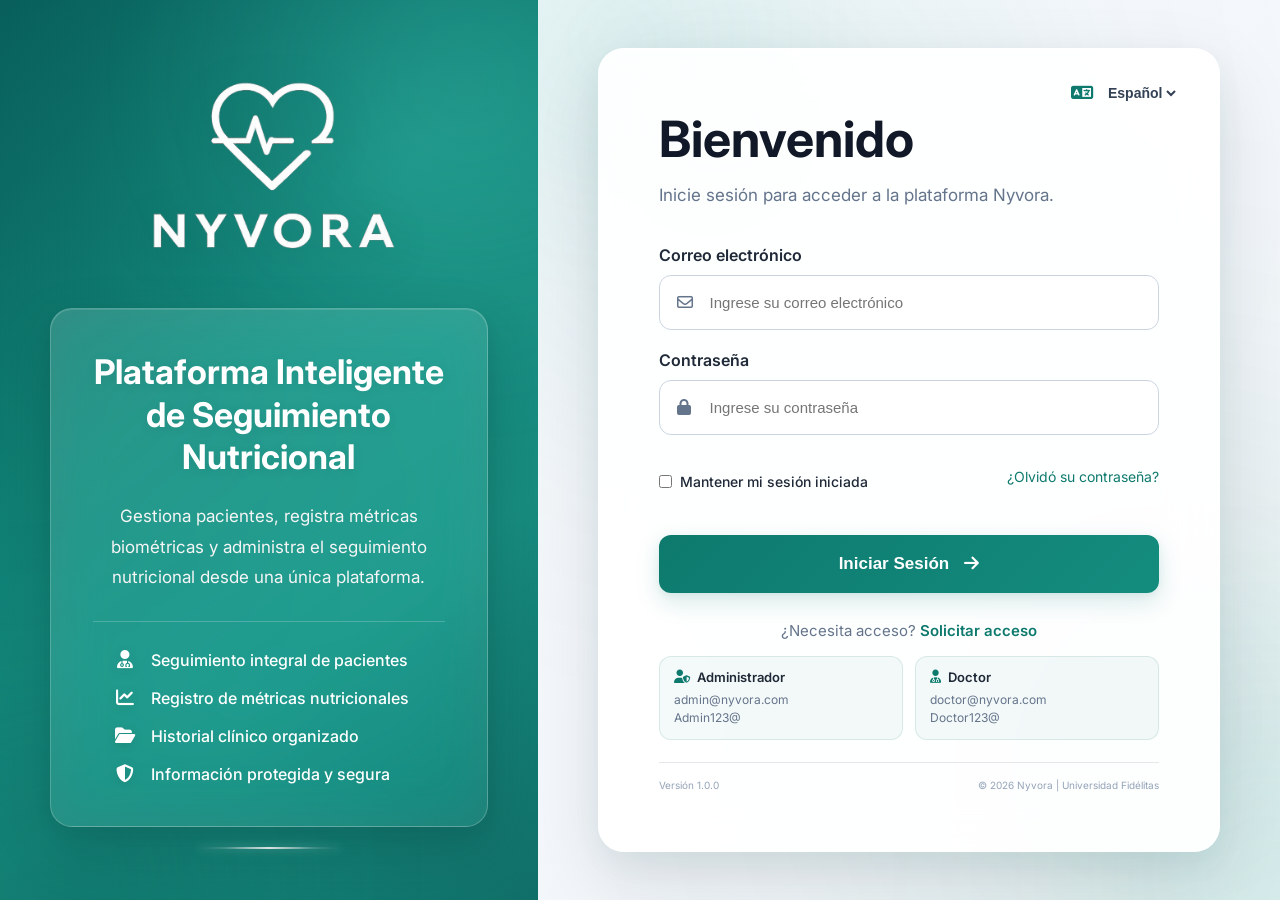
<file: frontend/pages/metricas.html>
<!DOCTYPE html>
<html lang="es">

<head>
    <meta charset="UTF-8">
    <meta name="viewport" content="width=device-width, initial-scale=1.0">

    <title data-lang="metrics_title">Métricas Biométricas</title>

    <link rel="preconnect" href="https://fonts.googleapis.com">
    <link rel="preconnect" href="https://fonts.gstatic.com" crossorigin>

    <link
        href="https://fonts.googleapis.com/css2?family=Inter:wght@300;400;500;600;700&display=swap"
        rel="stylesheet">

    <link
        rel="stylesheet"
        href="https://cdnjs.cloudflare.com/ajax/libs/font-awesome/6.7.2/css/all.min.css">

    <link rel="stylesheet" href="../css/base/global.css">
    <link rel="stylesheet" href="../css/components/sidebar.css">
    <link rel="stylesheet" href="../css/components/card.css">
    <link rel="stylesheet" href="../css/components/forms.css">
    <link rel="stylesheet" href="../css/components/table.css">
    <link rel="stylesheet" href="../css/pages/metricas.css">
</head>

<body>

    <div class="dashboard">

        <div id="sidebar-container"></div>

        <main class="content">

            <div class="header">

                <div>

                    <h1 data-lang="metrics_title">
                        Métricas Biométricas
                    </h1>

                    <p data-lang="metrics_subtitle">
                        Registro y consulta de métricas biométricas de los pacientes.
                    </p>

                </div>


                <div class="user-card">

                    <div class="user-card-icon">
                        <i class="fa-regular fa-user"></i>
                    </div>

                    <div class="user-card-info">

                        <strong data-current-user-name>
                            Doctor Nyvora
                        </strong>

                        <span data-current-user-role>
                            DOCTOR
                        </span>

                    </div>

                </div>

            </div>


            <section class="panel metrics-toolbar">

                <div class="panel-heading">

                    <div>

                        <h2>

                            <i class="fa-solid fa-chart-line"></i>

                            <span data-lang="historical_metrics">
                                Histórico de Métricas
                            </span>

                        </h2>

                        <p data-lang="metrics_history_description">
                            Consulte y filtre los registros biométricos de los pacientes.
                        </p>

                    </div>


                    <button
                        type="button"
                        class="btn-primary"
                        id="btn-nueva-metrica">

                        <i class="fa-solid fa-plus"></i>

                        <span data-lang="register_metrics">
                            Registrar Métricas
                        </span>

                    </button>

                </div>


                <div class="metrics-filters">

                    <div class="smart-search">

                        <label for="buscar-paciente">

                            <i class="fa-solid fa-user"></i>

                            <span data-lang="patient_label">
                                Paciente
                            </span>

                        </label>


                        <div class="smart-search-input">

                            <i class="fa-solid fa-magnifying-glass"></i>

                            <input
                                type="text"
                                id="buscar-paciente"
                                class="search-box"
                                data-placeholder="search_name_id"
                                placeholder="Buscar por nombre o identificación..."
                                autocomplete="off">

                        </div>


                        <div
                            class="smart-results"
                            id="resultados-pacientes-filtro">
                        </div>

                    </div>


                    <div class="filter-group">

                        <label for="fecha-desde">

                            <i class="fa-solid fa-calendar"></i>

                            <span data-lang="from">
                                Desde
                            </span>

                        </label>


                        <input
                            type="date"
                            id="fecha-desde"
                            class="search-box">

                    </div>


                    <div class="filter-group">

                        <label for="fecha-hasta">

                            <i class="fa-solid fa-calendar"></i>

                            <span data-lang="to">
                                Hasta
                            </span>

                        </label>


                        <input
                            type="date"
                            id="fecha-hasta"
                            class="search-box">

                    </div>


                    <div class="filter-action">

                        <button
                            type="button"
                            class="btn-secondary"
                            id="btn-limpiar-filtros">

                            <i class="fa-solid fa-rotate-left"></i>

                            <span data-lang="clear">
                                Limpiar
                            </span>

                        </button>

                    </div>

                </div>

            </section>


            <section class="kpi-cards metrics-kpis">

                <div class="card">

                    <div class="card-header">

                        <div class="icon">
                            <i class="fa-solid fa-chart-column"></i>
                        </div>

                        <h2 id="kpi-mediciones">
                            0
                        </h2>

                    </div>

                    <p data-lang="registered_measurements_kpi">
                        Mediciones Registradas
                    </p>

                    <small data-lang="total_biometric_records">
                        Total de registros biométricos
                    </small>

                </div>


                <div class="card">

                    <div class="card-header">

                        <div class="icon">
                            <i class="fa-solid fa-users"></i>
                        </div>

                        <h2 id="kpi-pacientes">
                            0
                        </h2>

                    </div>

                    <p data-lang="measured_patients">
                        Pacientes Medidos
                    </p>

                    <small data-lang="patients_with_records">
                        Pacientes con registros
                    </small>

                </div>


                <div class="card">

                    <div class="card-header">

                        <div class="icon">
                            <i class="fa-solid fa-calendar-check"></i>
                        </div>

                        <h2 id="kpi-hoy">
                            0
                        </h2>

                    </div>

                    <p data-lang="today_records">
                        Registros de Hoy
                    </p>

                    <small data-lang="measurements_today">
                        Mediciones realizadas hoy
                    </small>

                </div>


                <div class="card">

                    <div class="card-header">

                        <div class="icon">
                            <i class="fa-solid fa-clock-rotate-left"></i>
                        </div>

                        <h2 id="kpi-ultima">
                            —
                        </h2>

                    </div>

                    <p data-lang="last_measurement">
                        Última Medición
                    </p>

                    <small data-lang="latest_record">
                        Registro más reciente
                    </small>

                </div>

            </section>


            <section class="panel metrics-history">

                <div class="panel-heading">

                    <div>

                        <h2>

                            <i class="fa-solid fa-table-list"></i>

                            <span data-lang="biometric_records">
                                Registros Biométricos
                            </span>

                        </h2>

                        <p data-lang="measurement_history">
                            Historial de mediciones registradas en Nyvora.
                        </p>

                    </div>

                </div>


                <div class="table-responsive">

                    <table>

                        <thead>

                            <tr>

                                <th data-lang="date">
                                    Fecha
                                </th>

                                <th data-lang="patient">
                                    Paciente
                                </th>

                                <th data-lang="weight">
                                    Peso
                                </th>

                                <th data-lang="bmi">
                                    IMC
                                </th>

                                <th data-lang="body_fat">
                                    Grasa Corporal
                                </th>

                                <th data-lang="heart_rate">
                                    Frecuencia Cardíaca
                                </th>

                                <th data-lang="sleep_hours">
                                    Horas de Sueño
                                </th>

                                <th data-lang="steps">
                                    Pasos
                                </th>

                            </tr>

                        </thead>


                        <tbody id="tabla-metricas">
                        </tbody>

                    </table>

                </div>

            </section>

        </main>

    </div>


    <div
        class="metrics-modal"
        id="modal-metricas"
        aria-hidden="true">

        <div
            class="metrics-modal-backdrop"
            data-close-modal>
        </div>


        <div
            class="metrics-modal-dialog"
            role="dialog"
            aria-modal="true"
            aria-labelledby="titulo-modal-metricas">


            <div class="metrics-modal-header">

                <div class="modal-title-group">

                    <div class="modal-title-icon">
                        <i class="fa-solid fa-chart-line"></i>
                    </div>


                    <div>

                        <h2
                            id="titulo-modal-metricas"
                            data-lang="measurement_modal_title">

                            Registrar Métricas

                        </h2>


                        <p data-lang="measurement_modal_description">

                            Ingrese las mediciones biométricas del paciente.

                        </p>

                    </div>

                </div>


                <button
                    type="button"
                    class="modal-close"
                    id="btn-cerrar-modal"
                    aria-label="Cerrar"
                    data-title="close">

                    <i class="fa-solid fa-xmark"></i>

                </button>

            </div>


            <div class="metrics-modal-body">

                <form id="form-metricas">


                    <section class="modal-section">

                        <div class="modal-section-title">

                            <i class="fa-regular fa-user"></i>


                            <div>

                                <h3 data-lang="patient">
                                    Paciente
                                </h3>

                                <p data-lang="select_patient_measurement">
                                    Seleccione el paciente asociado a la medición.
                                </p>

                            </div>

                        </div>


                        <div class="form-group full smart-search">

                            <label for="paciente-busqueda">

                                <span data-lang="search_patient_label">
                                    Buscar paciente
                                </span>

                                <span class="required">
                                    *
                                </span>

                            </label>


                            <div class="smart-search-input">

                                <i class="fa-solid fa-magnifying-glass"></i>

                                <input
                                    type="text"
                                    id="paciente-busqueda"
                                    class="search-box"
                                    data-placeholder="search_name_id"
                                    placeholder="Buscar por nombre o identificación..."
                                    autocomplete="off"
                                    required>

                            </div>


                            <input
                                type="hidden"
                                id="paciente">


                            <div
                                class="smart-results"
                                id="resultados-pacientes">
                            </div>

                        </div>


                        <div
                            class="last-metric"
                            id="ultima-metrica-paciente">

                            <div class="last-metric-icon">

                                <i class="fa-solid fa-clock-rotate-left"></i>

                            </div>


                            <div>

                                <span data-lang="last_record">
                                    Último registro
                                </span>

                                <strong data-lang="select_patient_latest">
                                    Seleccione un paciente para consultar su última medición.
                                </strong>

                            </div>

                        </div>

                    </section>


                    <section class="modal-section">

                        <div class="modal-section-title">

                            <i class="fa-solid fa-heart-pulse"></i>


                            <div>

                                <h3 data-lang="metrics_title">
                                    Mediciones Biométricas
                                </h3>

                                <p data-lang="measurement_values_description">
                                    Registre los valores obtenidos durante el control.
                                </p>

                            </div>

                        </div>


                        <div class="metricas-grid">


                            <div class="form-group">

                                <label for="peso">

                                    <span data-lang="weight">
                                        Peso
                                    </span>

                                    <span class="required">
                                        *
                                    </span>

                                </label>


                                <div class="input-unit">

                                    <input
                                        type="number"
                                        id="peso"
                                        class="search-box"
                                        data-placeholder="weight_placeholder"
                                        placeholder="Ej. 72.5"
                                        step="0.1"
                                        min="0"
                                        required>

                                    <span>kg</span>

                                </div>

                            </div>


                            <div class="form-group">

                                <label for="imc">

                                    <span data-lang="bmi">
                                        IMC
                                    </span>

                                </label>


                                <input
                                    type="number"
                                    id="imc"
                                    class="search-box imc-readonly"
                                    data-placeholder="automatic"
                                    placeholder="Automático"
                                    readonly>

                            </div>


                            <div class="form-group">

                                <label for="grasa">

                                    <span data-lang="body_fat">
                                        Grasa Corporal
                                    </span>

                                </label>


                                <div class="input-unit">

                                    <input
                                        type="number"
                                        id="grasa"
                                        class="search-box"
                                        data-placeholder="body_fat_placeholder"
                                        placeholder="Ej. 24.5"
                                        step="0.1"
                                        min="0">

                                    <span>%</span>

                                </div>

                            </div>


                            <div class="form-group">

                                <label for="fc">

                                    <span data-lang="heart_rate">
                                        Frecuencia Cardíaca
                                    </span>

                                </label>


                                <div class="input-unit">

                                    <input
                                        type="number"
                                        id="fc"
                                        class="search-box"
                                        data-placeholder="heart_rate_placeholder"
                                        placeholder="Ej. 72"
                                        min="0">

                                    <span>bpm</span>

                                </div>

                            </div>


                            <div class="form-group">

                                <label for="sueno">

                                    <span data-lang="sleep">
                                        Horas de Sueño
                                    </span>

                                </label>


                                <div class="input-unit">

                                    <input
                                        type="number"
                                        id="sueno"
                                        class="search-box"
                                        data-placeholder="sleep_placeholder"
                                        placeholder="Ej. 7.5"
                                        step="0.1"
                                        min="0">

                                    <span>h</span>

                                </div>

                            </div>


                            <div class="form-group">

                                <label for="pasos">

                                    <span data-lang="steps">
                                        Pasos Diarios
                                    </span>

                                </label>


                                <input
                                    type="number"
                                    id="pasos"
                                    class="search-box"
                                    data-placeholder="steps_placeholder"
                                    placeholder="Ej. 8500"
                                    min="0">

                            </div>

                        </div>

                    </section>

                </form>

            </div>


            <div class="metrics-modal-footer">

                <span class="required-note">

                    <span>*</span>

                    <span data-lang="required_fields">
                        Campos obligatorios
                    </span>

                </span>


                <div class="modal-actions">

                    <button
                        type="button"
                        class="btn-secondary"
                        id="btn-cancelar-modal"
                        data-lang="cancel">

                        Cancelar

                    </button>


                    <button
                        type="submit"
                        form="form-metricas"
                        class="btn-primary">

                        <i class="fa-solid fa-floppy-disk"></i>

                        <span data-lang="save_measurement">
                            Guardar Métricas
                        </span>

                    </button>

                </div>

            </div>

        </div>

    </div>


    <script src="../js/data.js" defer></script>
    <script src="../js/common.js" defer></script>
    <script src="../js/language.js" defer></script>
    <script src="../js/metricas.js" defer></script>

</body>

</html>
</file>
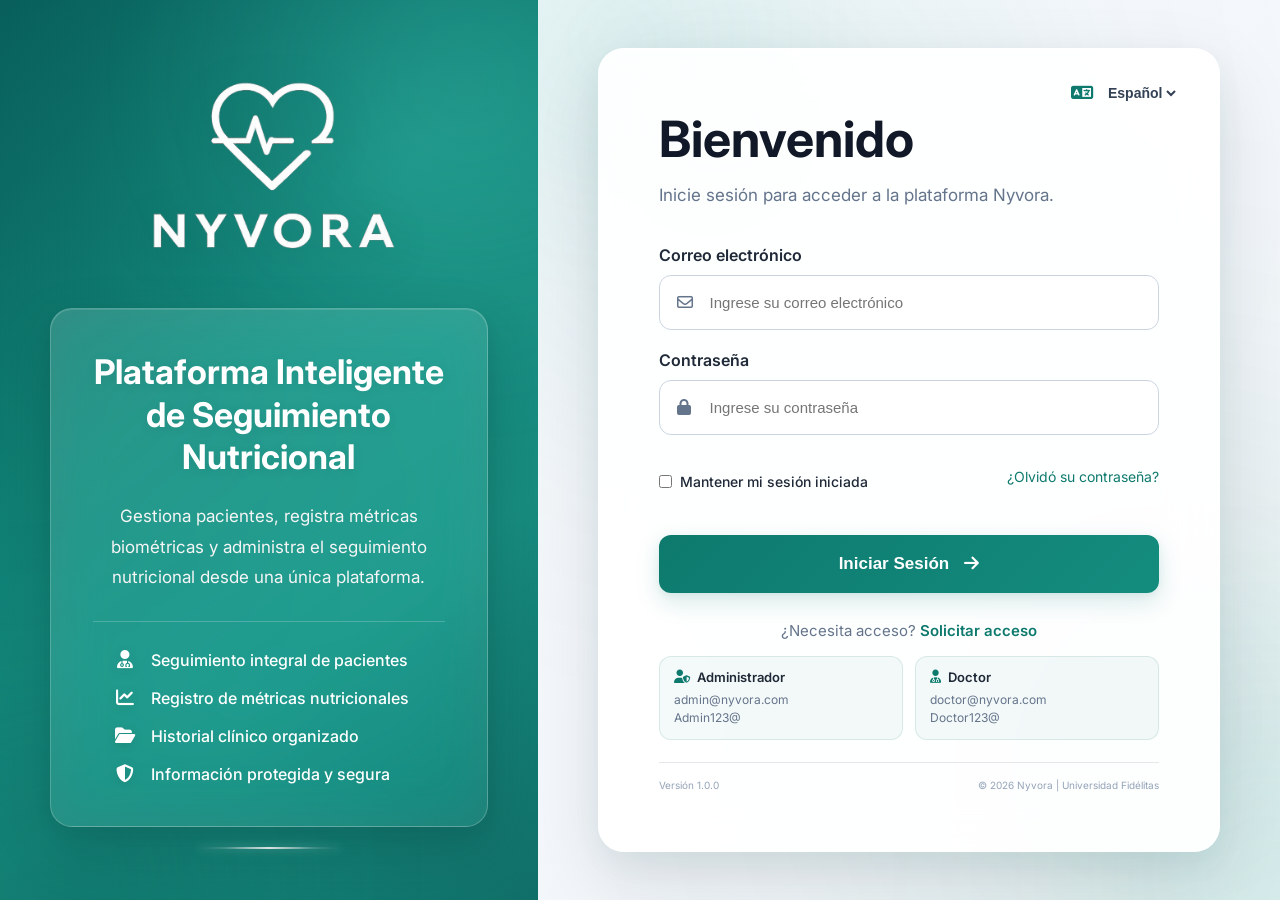
<file: frontend/pages/pacientes.html>
<!DOCTYPE html>
<html lang="es">

<head>
    <meta charset="UTF-8">
    <meta name="viewport" content="width=device-width, initial-scale=1.0">

    <title>Nyvora | Gestión de Pacientes</title>

    <link rel="preconnect" href="https://fonts.googleapis.com">
    <link rel="preconnect" href="https://fonts.gstatic.com" crossorigin>

    <link
        href="https://fonts.googleapis.com/css2?family=Inter:wght@300;400;500;600;700&display=swap"
        rel="stylesheet">

    <link
        rel="stylesheet"
        href="https://cdnjs.cloudflare.com/ajax/libs/font-awesome/6.7.2/css/all.min.css">

    <link rel="stylesheet" href="../css/base/global.css">
    <link rel="stylesheet" href="../css/components/sidebar.css">
    <link rel="stylesheet" href="../css/components/card.css">
    <link rel="stylesheet" href="../css/components/forms.css">
    <link rel="stylesheet" href="../css/components/table.css">
    <link rel="stylesheet" href="../css/pages/pacientes.css">
</head>

<body>

    <div class="dashboard">

        <div id="sidebar-container"></div>

        <main class="content">

            <header class="patients-header">

                <div>

                    <h1 data-lang="patients_title">
                        Gestión de Pacientes
                    </h1>

                    <p data-lang="patients_subtitle">
                        Administración y seguimiento clínico de pacientes registrados.
                    </p>

                </div>

                <a
                    href="configuracion.html"
                    class="patients-user"
                    aria-label="Ir a configuración"
                    data-title="settings">

                    <div class="patients-user-avatar">
                        <i class="fa-regular fa-user"></i>
                    </div>

                    <div>

                        <strong data-current-user-name>
                            Usuario Nyvora
                        </strong>

                        <span data-current-user-role>
                            Usuario
                        </span>

                    </div>

                </a>

            </header>


            <div class="panel patients-actions">

                <div class="patients-toolbar">

                    <div class="patients-search-wrapper">

                        <div class="patients-search">

                            <i class="fa-solid fa-magnifying-glass"></i>

                            <input
                                id="patient-search"
                                class="search-box"
                                type="search"
                                data-placeholder="patient_search"
                                placeholder="Buscar por ID de cita, ID de paciente, nombre o identificación..."
                                autocomplete="off"
                                role="combobox"
                                aria-expanded="false"
                                aria-controls="patient-search-results">

                        </div>

                        <div
                            id="patient-search-results"
                            class="patient-search-results"
                            role="listbox">
                        </div>

                    </div>


                    <select
                        id="patient-status-filter"
                        class="search-box">

                        <option
                            value="Estado"
                            data-lang="status">
                            Estado
                        </option>

                        <option
                            value="Activo"
                            data-lang="active">
                            Activo
                        </option>

                        <option
                            value="Seguimiento"
                            data-lang="follow_up">
                            Seguimiento
                        </option>

                        <option
                            value="Inactivo"
                            data-lang="inactive">
                            Inactivo
                        </option>

                    </select>


                    <select
                        id="patient-order-filter"
                        class="search-box">

                        <option
                            value="Ordenar"
                            data-lang="sort">
                            Ordenar
                        </option>

                        <option
                            value="Nombre"
                            data-lang="name">
                            Nombre
                        </option>

                        <option
                            value="Edad"
                            data-lang="age">
                            Edad
                        </option>

                        <option
                            value="Último control"
                            data-lang="last_control">
                            Último control
                        </option>

                    </select>


                    <button
                        id="open-patient-modal"
                        type="button"
                        class="btn-primary">

                        <i class="fa-solid fa-user-plus"></i>

                        <span data-lang="register_patient">
                            Registrar Paciente
                        </span>

                    </button>

                </div>

            </div>


            <section class="kpi-cards">

                <div class="card">

                    <div class="card-header">

                        <div class="icon">
                            <i class="fa-solid fa-users"></i>
                        </div>

                        <h2 id="kpi-patients-total">
                            0
                        </h2>

                    </div>

                    <p data-lang="registered_patients">
                        Pacientes Registrados
                    </p>

                    <small data-lang="system_total">
                        Total del sistema
                    </small>

                </div>


                <div class="card">

                    <div class="card-header">

                        <div class="icon">
                            <i class="fa-solid fa-heart-pulse"></i>
                        </div>

                        <h2 id="kpi-patients-active">
                            0
                        </h2>

                    </div>

                    <p data-lang="active_patients">
                        Pacientes Activos
                    </p>

                    <small data-lang="current_follow_up">
                        Seguimiento vigente
                    </small>

                </div>


                <div class="card">

                    <div class="card-header">

                        <div class="icon">
                            <i class="fa-solid fa-user-clock"></i>
                        </div>

                        <h2 id="kpi-patients-followup">
                            0
                        </h2>

                    </div>

                    <p data-lang="patients_followup">
                        En Seguimiento
                    </p>

                    <small data-lang="patients_under_control">
                        Pacientes bajo control
                    </small>

                </div>


                <div class="card">

                    <div class="card-header">

                        <div class="icon">
                            <i class="fa-solid fa-triangle-exclamation"></i>
                        </div>

                        <h2 id="kpi-patients-alerts">
                            0
                        </h2>

                    </div>

                    <p data-lang="clinical_alerts">
                        Alertas Clínicas
                    </p>

                    <small data-lang="require_review">
                        Requieren revisión
                    </small>

                </div>

            </section>


            <div class="panel">

                <div class="patients-panel-header">

                    <div>

                        <h2 data-lang="patient_list">
                            Listado General de Pacientes
                        </h2>

                        <p data-lang="patients_registered_now">
                            Pacientes registrados actualmente en Nyvora.
                        </p>

                    </div>

                </div>


                <div class="patients-table-wrapper">

                    <table id="patients-table">

                        <thead>

                            <tr>

                                <th data-lang="patient">
                                    Paciente
                                </th>

                                <th data-lang="age">
                                    Edad
                                </th>

                                <th data-lang="initial_weight">
                                    Peso Inicial
                                </th>

                                <th data-lang="last_control">
                                    Último Control
                                </th>

                                <th data-lang="status">
                                    Estado
                                </th>

                                <th data-lang="record">
                                    Expediente
                                </th>

                            </tr>

                        </thead>

                        <tbody></tbody>

                    </table>

                </div>

            </div>


            <section class="panel patients-appointments">

                <div class="patients-panel-header">

                    <div>

                        <h2>

                            <i class="fa-solid fa-calendar-check"></i>

                            <span data-lang="upcoming_appointments">
                                Próximas Citas
                            </span>

                        </h2>

                        <p data-lang="appointments_description">
                            Controles y citas programadas para los pacientes.
                        </p>

                    </div>


                    <a
                        href="citas.html"
                        class="patients-section-link">

                        <span data-lang="view_schedule">
                            Ver agenda
                        </span>

                        <i class="fa-solid fa-arrow-right"></i>

                    </a>

                </div>


                <div
                    id="patients-appointments-list"
                    class="patients-appointments-list">

                    <div class="patients-empty-state">

                        <div class="patients-empty-state-icon">

                            <i class="fa-regular fa-calendar"></i>

                        </div>

                        <div>

                            <strong data-lang="no_appointments">
                                No hay citas programadas.
                            </strong>

                            <span data-lang="appointments_empty_description">
                                Las próximas citas aparecerán aquí cuando se programen.
                            </span>

                        </div>

                    </div>

                </div>

            </section>


            <section class="dashboard-grid">

                <div class="panel">

                    <h2 data-lang="recent_activity">
                        Actividad Reciente
                    </h2>

                    <div class="patients-empty-info">

                        <i class="fa-regular fa-clock"></i>

                        <div>

                            <strong data-lang="system_activity">
                                Actividad del sistema
                            </strong>

                            <span data-lang="system_activity_description">
                                La actividad se mostrará conforme se registren acciones sobre los pacientes.
                            </span>

                        </div>

                    </div>

                </div>


                <div class="panel">

                    <h2 data-lang="clinical_summary">
                        Resumen Clínico
                    </h2>


                    <table class="clinical-summary">

                        <tbody>

                            <tr>

                                <td data-lang="registered_patients">
                                    Pacientes registrados
                                </td>

                                <td id="summary-patients">
                                    0
                                </td>

                            </tr>


                            <tr>

                                <td data-lang="active_patients">
                                    Pacientes activos
                                </td>

                                <td id="summary-active">
                                    0
                                </td>

                            </tr>


                            <tr>

                                <td data-lang="patients_followup">
                                    En seguimiento
                                </td>

                                <td id="summary-followup">
                                    0
                                </td>

                            </tr>


                            <tr>

                                <td data-lang="active_alerts_summary">
                                    Alertas activas
                                </td>

                                <td id="summary-alerts">
                                    0
                                </td>

                            </tr>

                        </tbody>

                    </table>

                </div>

            </section>

        </main>

    </div>


    <div
        id="patient-modal"
        class="patient-modal"
        aria-hidden="true">

        <div class="patient-modal-backdrop"></div>


        <div
            class="patient-modal-card"
            role="dialog"
            aria-modal="true"
            aria-labelledby="patient-modal-title">


            <div class="patient-modal-header">

                <div class="patient-modal-title">

                    <div class="patient-modal-icon">

                        <i class="fa-solid fa-user-plus"></i>

                    </div>


                    <div>

                        <h2
                            id="patient-modal-title"
                            data-lang="register_patient">
                            Registrar Paciente
                        </h2>

                        <p data-lang="patient_initial_information">
                            Ingrese la información inicial del paciente.
                        </p>

                    </div>

                </div>


                <button
                    id="close-patient-modal"
                    class="patient-modal-close"
                    type="button"
                    aria-label="Cerrar"
                    data-title="close">

                    <i class="fa-solid fa-xmark"></i>

                </button>

            </div>


            <form
                id="patient-form"
                novalidate>


                <div class="patient-modal-body">


                    <div class="patient-form-section">

                        <div class="patient-section-title">

                            <i class="fa-regular fa-user"></i>

                            <div>

                                <h3 data-lang="personal_information">
                                    Información personal
                                </h3>

                                <p data-lang="main_patient_data">
                                    Datos principales del paciente.
                                </p>

                            </div>

                        </div>


                        <div class="patient-form-grid">


                            <div class="patient-field patient-field-wide">

                                <label
                                    for="patient-full-name"
                                    data-lang="full_name">

                                    Nombre completo
                                    <span>*</span>

                                </label>


                                <input
                                    id="patient-full-name"
                                    name="fullName"
                                    type="text"
                                    data-placeholder="full_name_placeholder"
                                    placeholder="Ej. María Rodríguez Vargas"
                                    autocomplete="name"
                                    required>


                                <small class="field-error"></small>

                            </div>


                            <div class="patient-field">

                                <label
                                    for="patient-identification"
                                    data-lang="identification">

                                    Identificación

                                </label>


                                <input
                                    id="patient-identification"
                                    name="identification"
                                    type="text"
                                    data-placeholder="identification_placeholder"
                                    placeholder="Ej. 1-1234-5678"
                                    autocomplete="off">

                            </div>


                            <div class="patient-field">

                                <label
                                    for="patient-age"
                                    data-lang="age">

                                    Edad
                                    <span>*</span>

                                </label>


                                <input
                                    id="patient-age"
                                    name="age"
                                    type="number"
                                    min="0"
                                    max="120"
                                    data-placeholder="age_placeholder"
                                    placeholder="Ej. 35"
                                    required>


                                <small class="field-error"></small>

                            </div>


                            <div class="patient-field">

                                <label
                                    for="patient-phone"
                                    data-lang="phone">

                                    Teléfono

                                </label>


                                <input
                                    id="patient-phone"
                                    name="phone"
                                    type="tel"
                                    data-placeholder="phone_placeholder"
                                    placeholder="Ej. 8888-8888"
                                    autocomplete="tel">

                            </div>


                            <div class="patient-field">

                                <label
                                    for="patient-height"
                                    data-lang="height">

                                    Estatura
                                    <span>*</span>

                                </label>


                                <div class="patient-input-unit">

                                    <input
                                        id="patient-height"
                                        name="heightM"
                                        type="number"
                                        min="0.5"
                                        max="2.5"
                                        step="0.01"
                                        data-placeholder="height_placeholder"
                                        placeholder="1.70"
                                        required>

                                    <span>m</span>

                                </div>


                                <small class="field-error"></small>

                            </div>

                        </div>

                    </div>


                    <div class="patient-form-section">

                        <div class="patient-section-title">

                            <i class="fa-solid fa-heart-pulse"></i>

                            <div>

                                <h3 data-lang="clinical_followup">
                                    Seguimiento clínico
                                </h3>

                                <p data-lang="clinical_followup_description">
                                    Información inicial para el seguimiento dentro de Nyvora.
                                </p>

                            </div>

                        </div>


                        <div class="patient-form-grid">


                            <div class="patient-field">

                                <label
                                    for="patient-status"
                                    data-lang="status">

                                    Estado
                                    <span>*</span>

                                </label>


                                <select
                                    id="patient-status"
                                    name="status"
                                    required>

                                    <option
                                        value="ACTIVO"
                                        data-lang="active">
                                        Activo
                                    </option>

                                    <option
                                        value="SEGUIMIENTO"
                                        data-lang="follow_up">
                                        Seguimiento
                                    </option>

                                    <option
                                        value="INACTIVO"
                                        data-lang="inactive">
                                        Inactivo
                                    </option>

                                </select>

                            </div>


                            <div class="patient-field patient-field-wide">

                                <label
                                    for="patient-condition"
                                    data-lang="general_condition_goal">

                                    Condición general / objetivo

                                </label>


                                <input
                                    id="patient-condition"
                                    name="conditionGeneral"
                                    type="text"
                                    data-placeholder="general_condition_placeholder"
                                    placeholder="Ej. Control de peso y seguimiento nutricional">

                            </div>


                            <div class="patient-field patient-field-full">

                                <label
                                    for="patient-observations"
                                    data-lang="observations">

                                    Observaciones

                                </label>


                                <textarea
                                    id="patient-observations"
                                    name="observations"
                                    rows="4"
                                    data-placeholder="observations_patient_placeholder"
                                    placeholder="Información adicional relevante para el seguimiento..."></textarea>

                            </div>

                        </div>

                    </div>

                </div>


                <div class="patient-modal-footer">

                    <span class="patient-required-note">

                        <span>*</span>

                        <span data-lang="required_fields">
                            Campos obligatorios
                        </span>

                    </span>


                    <div class="patient-modal-actions">

                        <button
                            id="cancel-patient-modal"
                            type="button"
                            class="btn-patient-cancel"
                            data-lang="cancel">

                            Cancelar

                        </button>


                        <button
                            type="submit"
                            class="btn-primary">

                            <i class="fa-solid fa-floppy-disk"></i>

                            <span data-lang="save_patient">
                                Guardar Paciente
                            </span>

                        </button>

                    </div>

                </div>

            </form>

        </div>

    </div>


    <script src="../js/data.js" defer></script>
    <script src="../js/common.js" defer></script>
    <script src="../js/language.js" defer></script>
    <script src="../js/pacientes.js" defer></script>

</body>

</html>
</file>
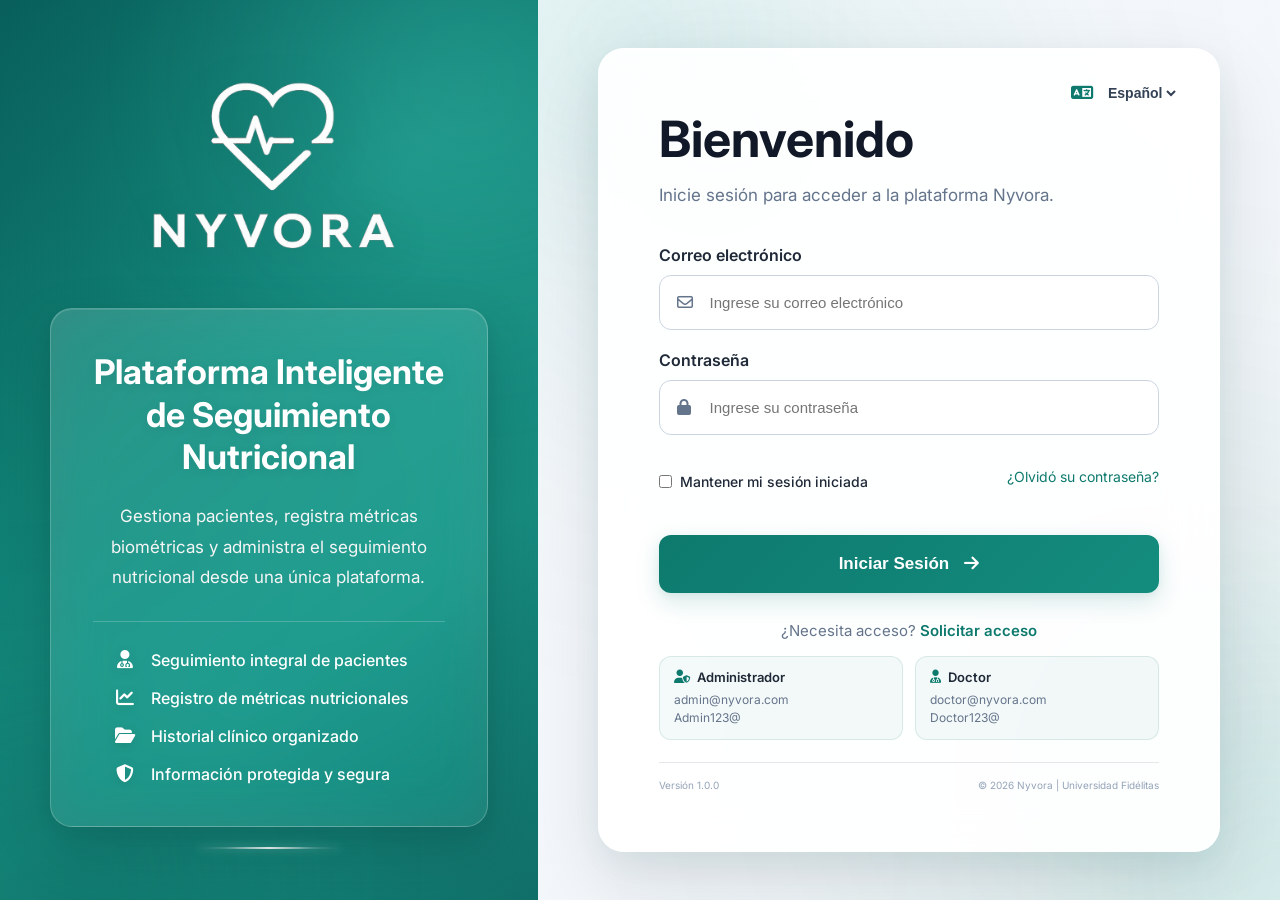
<file: frontend/pages/tratamientos.html>
<!DOCTYPE html>
<html lang="es">

<head>
    <meta charset="UTF-8">
    <meta name="viewport" content="width=device-width, initial-scale=1.0">

    <title>Nyvora | Gestión de Tratamientos</title>

    <link rel="preconnect" href="https://fonts.googleapis.com">
    <link rel="preconnect" href="https://fonts.gstatic.com" crossorigin>

    <link
        href="https://fonts.googleapis.com/css2?family=Inter:wght@300;400;500;600;700&display=swap"
        rel="stylesheet">

    <link
        rel="stylesheet"
        href="https://cdnjs.cloudflare.com/ajax/libs/font-awesome/6.7.2/css/all.min.css">

    <link rel="stylesheet" href="../css/base/global.css">
    <link rel="stylesheet" href="../css/components/sidebar.css">
    <link rel="stylesheet" href="../css/components/card.css">
    <link rel="stylesheet" href="../css/components/forms.css">
    <link rel="stylesheet" href="../css/components/table.css">
    <link rel="stylesheet" href="../css/pages/tratamientos.css">
</head>

<body>

    <div class="dashboard">

        <div id="sidebar-container"></div>

        <main class="content">

            <div class="header">

                <div>

                    <h1 data-lang="treatments_title">
                        Gestión de Tratamientos
                    </h1>

                    <p data-lang="treatments_subtitle">
                        Administración y seguimiento de tratamientos clínicos de los pacientes.
                    </p>

                </div>

                <div class="user-card">

                    <div class="user-card-icon">
                        <i class="fa-regular fa-user"></i>
                    </div>

                    <div>

                        <strong data-current-user-name>
                            Usuario Nyvora
                        </strong>

                        <span data-current-user-role>
                            Usuario
                        </span>

                    </div>

                </div>

            </div>


            <section class="panel treatment-actions">

                <div class="treatment-search">

                    <div class="search-field">

                        <i class="fa-solid fa-magnifying-glass"></i>

                        <input
                            id="treatment-search"
                            type="text"
                            data-placeholder="treatment_search"
                            placeholder="Buscar paciente, medicamento o tratamiento..."
                            autocomplete="off">

                    </div>


                    <select id="treatment-status">

                        <option
                            value=""
                            data-lang="all_status">
                            Todos los estados
                        </option>

                        <option
                            value="ACTIVO"
                            data-lang="active">
                            Activo
                        </option>

                        <option
                            value="PENDIENTE"
                            data-lang="pending">
                            Pendiente
                        </option>

                        <option
                            value="COMPLETADO"
                            data-lang="completed">
                            Completado
                        </option>

                        <option
                            value="SUSPENDIDO"
                            data-lang="suspended">
                            Suspendido
                        </option>

                    </select>


                    <select id="treatment-order">

                        <option
                            value=""
                            data-lang="sort">
                            Ordenar
                        </option>

                        <option
                            value="patient"
                            data-lang="patient">
                            Paciente
                        </option>

                        <option
                            value="startDate"
                            data-lang="start_date">
                            Fecha de inicio
                        </option>

                        <option
                            value="endDate"
                            data-lang="end_date">
                            Fecha de finalización
                        </option>

                        <option
                            value="status"
                            data-lang="status">
                            Estado
                        </option>

                    </select>


                    <button
                        type="button"
                        class="btn-primary"
                        id="btn-new-treatment">

                        <i class="fa-solid fa-notes-medical"></i>

                        <span data-lang="new_treatment">
                            Nuevo Tratamiento
                        </span>

                    </button>

                </div>

            </section>


            <section class="kpi-cards">

                <div class="card">

                    <div class="card-header">

                        <div class="icon">
                            <i class="fa-solid fa-heart-pulse"></i>
                        </div>

                        <h2 id="kpi-active">
                            0
                        </h2>

                    </div>

                    <p data-lang="active_treatments">
                        Tratamientos Activos
                    </p>

                    <small data-lang="active_treatments_description">
                        Actualmente en seguimiento
                    </small>

                </div>


                <div class="card">

                    <div class="card-header">

                        <div class="icon">
                            <i class="fa-solid fa-clock"></i>
                        </div>

                        <h2 id="kpi-ending">
                            0
                        </h2>

                    </div>

                    <p data-lang="ending_soon">
                        Próximos a Finalizar
                    </p>

                    <small data-lang="ending_soon_description">
                        Durante los próximos días
                    </small>

                </div>


                <div class="card">

                    <div class="card-header">

                        <div class="icon">
                            <i class="fa-solid fa-circle-check"></i>
                        </div>

                        <h2 id="kpi-completed">
                            0
                        </h2>

                    </div>

                    <p data-lang="completed_treatments">
                        Completados
                    </p>

                    <small data-lang="completed_treatments_description">
                        Tratamientos finalizados
                    </small>

                </div>


                <div class="card">

                    <div class="card-header">

                        <div class="icon">
                            <i class="fa-solid fa-circle-pause"></i>
                        </div>

                        <h2 id="kpi-suspended">
                            0
                        </h2>

                    </div>

                    <p data-lang="suspended_treatments">
                        Suspendidos
                    </p>

                    <small data-lang="suspended_treatments_description">
                        Requieren seguimiento
                    </small>

                </div>

            </section>


            <section class="panel">

                <div class="panel-heading">

                    <div>

                        <h2>

                            <i class="fa-solid fa-notes-medical"></i>

                            <span data-lang="treatments">
                                Tratamientos
                            </span>

                        </h2>

                        <p data-lang="treatments_registered_description">
                            Tratamientos registrados actualmente en Nyvora.
                        </p>

                    </div>

                </div>


                <div class="table-responsive">

                    <table id="treatments-table">

                        <thead>

                            <tr>

                                <th data-lang="patient">
                                    Paciente
                                </th>

                                <th data-lang="treatment">
                                    Tratamiento
                                </th>

                                <th data-lang="medication">
                                    Medicamento
                                </th>

                                <th data-lang="dose">
                                    Dosis
                                </th>

                                <th data-lang="frequency">
                                    Frecuencia
                                </th>

                                <th data-lang="start_date">
                                    Inicio
                                </th>

                                <th data-lang="end_date">
                                    Finalización
                                </th>

                                <th data-lang="status">
                                    Estado
                                </th>

                                <th data-lang="actions">
                                    Acciones
                                </th>

                            </tr>

                        </thead>


                        <tbody id="treatments-body">

                            <tr class="empty-treatment-row">

                                <td
                                    colspan="9"
                                    data-lang="no_treatments">
                                    No hay tratamientos registrados.
                                </td>

                            </tr>

                        </tbody>

                    </table>

                </div>

            </section>

        </main>

    </div>


    <div
        class="treatment-modal"
        id="treatment-modal"
        aria-hidden="true">

        <div
            class="treatment-modal-backdrop"
            data-close-treatment>
        </div>


        <div class="treatment-modal-card">

            <div class="treatment-modal-header">

                <div class="modal-title-group">

                    <div class="modal-title-icon">
                        <i class="fa-solid fa-notes-medical"></i>
                    </div>

                    <div>

                        <h2
                            id="treatment-modal-title"
                            data-lang="new_treatment">
                            Nuevo Tratamiento
                        </h2>

                        <p data-lang="new_treatment_description">
                            Registre un tratamiento clínico para el paciente.
                        </p>

                    </div>

                </div>


                <button
                    type="button"
                    class="modal-close"
                    data-close-treatment
                    data-title="close">

                    <i class="fa-solid fa-xmark"></i>

                </button>

            </div>


            <form id="treatment-form">

                <div class="treatment-modal-body">

                    <div class="form-section">

                        <div class="form-section-title">

                            <i class="fa-regular fa-user"></i>

                            <div>

                                <strong data-lang="patient">
                                    Paciente
                                </strong>

                                <span data-lang="patient_treatment_description">
                                    Seleccione el paciente asociado al tratamiento.
                                </span>

                            </div>

                        </div>


                        <div class="form-group treatment-smart-field">

                            <label
                                for="treatment-patient"
                                data-lang="search_patient_label">
                                Buscar paciente <span>*</span>
                            </label>


                            <div class="smart-input">

                                <i class="fa-solid fa-magnifying-glass"></i>

                                <input
                                    id="treatment-patient"
                                    type="text"
                                    data-placeholder="search_name_id"
                                    placeholder="Buscar por nombre o identificación..."
                                    autocomplete="off"
                                    required>

                                <input
                                    id="treatment-patient-id"
                                    type="hidden">

                            </div>


                            <div
                                class="smart-results"
                                id="patient-results">
                            </div>

                        </div>

                    </div>


                    <div class="form-section">

                        <div class="form-section-title">

                            <i class="fa-solid fa-heart-pulse"></i>

                            <div>

                                <strong data-lang="treatment_information">
                                    Información del tratamiento
                                </strong>

                                <span data-lang="treatment_information_description">
                                    Defina el seguimiento clínico indicado.
                                </span>

                            </div>

                        </div>


                        <div class="form-grid">

                            <div class="form-group full-width">

                                <label
                                    for="treatment-name"
                                    data-lang="treatment_name">
                                    Nombre del tratamiento <span>*</span>
                                </label>

                                <input
                                    id="treatment-name"
                                    type="text"
                                    data-placeholder="treatment_name_placeholder"
                                    placeholder="Ej. Control metabólico"
                                    required>

                            </div>


                            <div class="form-group treatment-smart-field">

                                <label
                                    for="treatment-medication"
                                    data-lang="medication">
                                    Medicamento
                                </label>


                                <div class="smart-input">

                                    <i class="fa-solid fa-pills"></i>

                                    <input
                                        id="treatment-medication"
                                        type="text"
                                        data-placeholder="search_medication"
                                        placeholder="Buscar medicamento..."
                                        autocomplete="off">

                                    <input
                                        id="treatment-medication-id"
                                        type="hidden">

                                </div>


                                <div
                                    class="smart-results"
                                    id="medication-results">
                                </div>

                            </div>


                            <div class="form-group">

                                <label
                                    for="treatment-dose"
                                    data-lang="dose">
                                    Dosis
                                </label>

                                <input
                                    id="treatment-dose"
                                    type="text"
                                    data-placeholder="dose_placeholder"
                                    placeholder="Ej. 500 mg">

                            </div>


                            <div class="form-group">

                                <label
                                    for="treatment-frequency"
                                    data-lang="frequency">
                                    Frecuencia
                                </label>

                                <input
                                    id="treatment-frequency"
                                    type="text"
                                    data-placeholder="frequency_placeholder"
                                    placeholder="Ej. Cada 12 horas">

                            </div>


                            <div class="form-group">

                                <label
                                    for="treatment-status-modal"
                                    data-lang="status_required">
                                    Estado <span>*</span>
                                </label>

                                <select
                                    id="treatment-status-modal"
                                    required>

                                    <option
                                        value="ACTIVO"
                                        data-lang="active">
                                        Activo
                                    </option>

                                    <option
                                        value="PENDIENTE"
                                        data-lang="pending">
                                        Pendiente
                                    </option>

                                    <option
                                        value="COMPLETADO"
                                        data-lang="completed">
                                        Completado
                                    </option>

                                    <option
                                        value="SUSPENDIDO"
                                        data-lang="suspended">
                                        Suspendido
                                    </option>

                                </select>

                            </div>


                            <div class="form-group">

                                <label
                                    for="treatment-start"
                                    data-lang="start_date_required">
                                    Fecha de inicio <span>*</span>
                                </label>

                                <input
                                    id="treatment-start"
                                    type="date"
                                    required>

                            </div>


                            <div class="form-group">

                                <label
                                    for="treatment-end"
                                    data-lang="end_date">
                                    Fecha de finalización
                                </label>

                                <input
                                    id="treatment-end"
                                    type="date">

                            </div>

                        </div>

                    </div>


                    <div class="form-section">

                        <div class="form-section-title">

                            <i class="fa-solid fa-clipboard-list"></i>

                            <div>

                                <strong data-lang="clinical_instructions">
                                    Indicaciones clínicas
                                </strong>

                                <span data-lang="clinical_instructions_description">
                                    Información adicional para el seguimiento.
                                </span>

                            </div>

                        </div>


                        <div class="form-group">

                            <label
                                for="treatment-indications"
                                data-lang="indications">
                                Indicaciones
                            </label>

                            <textarea
                                id="treatment-indications"
                                rows="3"
                                data-placeholder="indications_placeholder"
                                placeholder="Indicaciones generales del tratamiento..."></textarea>

                        </div>


                        <div class="form-group">

                            <label
                                for="treatment-observations"
                                data-lang="observations">
                                Observaciones
                            </label>

                            <textarea
                                id="treatment-observations"
                                rows="3"
                                data-placeholder="observations_placeholder"
                                placeholder="Información adicional sobre el seguimiento..."></textarea>

                        </div>

                    </div>

                </div>


                <div class="treatment-modal-footer">

                    <small>

                        <span>*</span>

                        <span data-lang="required_fields">
                            Campos obligatorios
                        </span>

                    </small>


                    <div class="modal-actions">

                        <button
                            type="button"
                            class="btn-secondary"
                            data-close-treatment
                            data-lang="cancel">
                            Cancelar
                        </button>


                        <button
                            type="submit"
                            class="btn-primary">

                            <i class="fa-solid fa-floppy-disk"></i>

                            <span data-lang="save_treatment">
                                Guardar Tratamiento
                            </span>

                        </button>

                    </div>

                </div>

            </form>

        </div>

    </div>


    <script src="../js/data.js" defer></script>
    <script src="../js/common.js" defer></script>
    <script src="../js/language.js" defer></script>
    <script src="../js/tratamientos.js" defer></script>

</body>

</html>
</file>
<file: frontend/css/login.css>
*{
    margin:0;
    padding:0;
    box-sizing:border-box;
}

html,
body{
    width:100%;
    height:100%;
    overflow:hidden;
}

body{
    font-family:'Inter',sans-serif;
    background:#F4F7FB;
}

.container{
    display:flex;
    width:100%;
    height:100vh;
    overflow:hidden;
}

/* Panel izquierdo */

.left-panel{
    width:42%;
    height:100vh;

    background:
        radial-gradient(
            circle at 76% 18%,
            rgba(74,235,216,.22) 0%,
            rgba(74,235,216,.10) 24%,
            rgba(74,235,216,.03) 40%,
            transparent 60%
        ),
        radial-gradient(
            circle at 20% 76%,
            rgba(31,181,163,.16) 0%,
            rgba(31,181,163,.06) 30%,
            transparent 58%
        ),
        linear-gradient(
            145deg,
            #075D59 0%,
            #0E7A6E 38%,
            #16897C 68%,
            #106F68 100%
        );

    display:flex;
    justify-content:center;
    align-items:center;

    padding:50px;

    color:#FFF;

    position:relative;
    overflow:hidden;
}

.left-panel::before{
    content:"";

    position:absolute;

    width:620px;
    height:620px;

    top:-230px;
    right:-240px;

    background:radial-gradient(
        circle,
        rgba(100,245,226,.16) 0%,
        rgba(78,224,207,.07) 32%,
        transparent 70%
    );

    filter:blur(60px);

    border-radius:50%;

    pointer-events:none;
}

.left-panel::after{
    content:"";

    position:absolute;

    width:560px;
    height:560px;

    bottom:-260px;
    left:-220px;

    background:radial-gradient(
        circle,
        rgba(0,60,58,.24) 0%,
        rgba(0,60,58,.10) 36%,
        transparent 70%
    );

    filter:blur(70px);

    border-radius:50%;

    pointer-events:none;
}

.branding{
    width:100%;
    max-width:520px;

    display:flex;
    flex-direction:column;
    align-items:center;

    gap:28px;

    position:relative;
    z-index:1;
}

/* Logo */

.branding img{
    width:290px;
    max-width:100%;

    filter:drop-shadow(
        0 8px 22px rgba(0,0,0,.10)
    );
}

/* Línea bajo el logo */

.branding::after{
    content:"";

    width:150px;
    height:2px;

    margin-top:-8px;
    margin-bottom:2px;

    background:linear-gradient(
        90deg,
        transparent 0%,
        rgba(255,255,255,.25) 20%,
        rgba(255,255,255,.95) 50%,
        rgba(255,255,255,.25) 80%,
        transparent 100%
    );

    box-shadow:
        0 0 8px rgba(255,255,255,.35),
        0 0 18px rgba(93,235,218,.30);

    border-radius:50%;
}

/* Tarjeta informativa */

.info-card{
    width:100%;

    background:linear-gradient(
        145deg,
        rgba(255,255,255,.17),
        rgba(255,255,255,.08)
    );

    backdrop-filter:blur(24px) saturate(120%);
    -webkit-backdrop-filter:blur(24px) saturate(120%);

    border:1px solid rgba(255,255,255,.22);

    border-radius:22px;

    padding:42px;

    text-align:center;

    box-shadow:
        0 22px 55px rgba(0,45,43,.20),
        0 6px 20px rgba(0,70,66,.08),
        inset 0 1px 0 rgba(255,255,255,.12);
}

.info-card h2{
    font-size:34px;
    line-height:1.25;

    margin-bottom:22px;

    font-weight:700;

    text-shadow:0 2px 12px rgba(0,0,0,.08);
}

.info-card p{
    font-size:17px;
    line-height:1.8;

    color:#F5F5F5;

    margin-bottom:28px;
    padding-bottom:28px;

    border-bottom:1px solid rgba(255,255,255,.20);
}

/* Características */

.features{
    list-style:none;

    display:flex;
    flex-direction:column;
    align-items:center;

    gap:18px;
}

.features li{
    width:310px;

    display:flex;
    align-items:center;

    gap:15px;

    font-size:16px;
    font-weight:500;

    text-align:left;
}

.features i{
    width:22px;
    min-width:22px;

    text-align:center;

    font-size:18px;

    color:#FFF;

    filter:drop-shadow(
        0 2px 5px rgba(0,0,0,.10)
    );
}

/* Panel derecho */

.right-panel{
    width:58%;
    height:100vh;

    display:flex;
    justify-content:center;
    align-items:center;

    padding:30px 60px;

    position:relative;
    overflow:hidden;

    background:
        radial-gradient(
            circle at 26% 16%,
            rgba(26,155,141,.11) 0%,
            rgba(26,155,141,.05) 24%,
            rgba(26,155,141,.015) 42%,
            transparent 62%
        ),
        radial-gradient(
            circle at 86% 80%,
            rgba(14,122,110,.09) 0%,
            rgba(14,122,110,.04) 26%,
            rgba(14,122,110,.01) 44%,
            transparent 64%
        ),
        linear-gradient(
            135deg,
            #F8FAFC 0%,
            #F4F7FB 48%,
            #EEF4F5 100%
        );
}

.right-panel::before{
    content:"";

    position:absolute;

    width:520px;
    height:520px;

    top:-220px;
    left:-180px;

    background:radial-gradient(
        circle,
        rgba(43,191,175,.07) 0%,
        rgba(43,191,175,.025) 40%,
        transparent 70%
    );

    filter:blur(18px);

    border-radius:50%;

    pointer-events:none;
}

.right-panel::after{
    content:"";

    position:absolute;

    width:650px;
    height:650px;

    right:-310px;
    bottom:-300px;

    background:radial-gradient(
        circle,
        rgba(28,183,166,.10) 0%,
        rgba(28,183,166,.04) 34%,
        transparent 72%
    );

    filter:blur(65px);

    border-radius:50%;

    pointer-events:none;
}

/* Tarjeta de login */

.login-card{
    width:680px;

    background:rgba(255,255,255,.94);

    padding:60px;

    border:1px solid rgba(255,255,255,.90);
    border-radius:26px;

    box-shadow:
        0 30px 80px rgba(15,23,42,.11),
        0 12px 34px rgba(14,122,110,.07),
        inset 0 1px 0 rgba(255,255,255,.95);

    backdrop-filter:blur(22px) saturate(120%);
    -webkit-backdrop-filter:blur(22px) saturate(120%);

    position:relative;
    z-index:1;
}

.login-card h2{
    font-size:50px;

    color:#111827;

    margin-bottom:12px;
}

.login-card p{
    color:#64748B;

    font-size:17px;
    line-height:1.7;

    margin-bottom:35px;
}

/* Etiquetas */

label{
    display:block;

    margin-top:20px;
    margin-bottom:10px;

    color:#1F2937;

    font-weight:600;
}

/* Inputs */

.input-group{
    position:relative;

    margin-bottom:8px;
}

.input-group i{
    position:absolute;

    top:50%;
    left:18px;

    transform:translateY(-50%);

    color:#64748B;

    font-size:16px;
}

.input-group input{
    width:100%;

    padding:18px 18px 18px 50px;

    border:1px solid #CBD5E1;
    border-radius:12px;

    background:rgba(255,255,255,.82);

    font-size:15px;

    transition:.30s;
}

.input-group input:hover{
    border-color:#AEBCCB;
}

.input-group input:focus{
    outline:none;

    border-color:#0E7A6E;

    box-shadow:
        0 0 0 4px rgba(14,122,110,.10),
        0 6px 18px rgba(14,122,110,.06);
}

/* Opciones */

.login-options{
    display:flex;

    justify-content:space-between;
    align-items:center;

    margin-top:18px;
    margin-bottom:10px;

    font-size:14px;
}

.remember{
    display:flex;

    align-items:center;

    gap:8px;

    font-weight:500;
}

.remember input{
    width:auto;

    accent-color:#0E7A6E;
}

.login-options a{
    color:#0E7A6E;

    text-decoration:none;

    transition:.3s;
}

.login-options a:hover{
    text-decoration:underline;
}

/* Botón */

button{
    width:100%;

    margin-top:25px;

    padding:19px;

    border:none;
    border-radius:12px;

    background:linear-gradient(
        135deg,
        #0E7A6E 0%,
        #138C7E 100%
    );

    color:white;

    font-size:17px;
    font-weight:600;

    cursor:pointer;

    box-shadow:
        0 9px 24px rgba(14,122,110,.16),
        0 2px 7px rgba(14,122,110,.08);

    transition:.30s;
}

button i{
    margin-left:10px;
}

button:hover{
    background:linear-gradient(
        135deg,
        #0C685F 0%,
        #0E7A6E 100%
    );

    transform:translateY(-2px);

    box-shadow:
        0 14px 32px rgba(14,122,110,.25),
        0 5px 14px rgba(21,174,157,.13);
}

/* Solicitar acceso */

.register-link{
    margin-top:28px;

    text-align:center;

    color:#64748B;

    font-size:15px;
}

.register-link a{
    color:#0E7A6E;

    text-decoration:none;

    font-weight:600;
}

.register-link a:hover{
    text-decoration:underline;
}

/* Usuarios de acceso */

.demo-accounts{
    display:grid;
    grid-template-columns:repeat(2,1fr);

    gap:12px;

    margin-top:16px;
}

.demo-user{
    padding:12px 14px;

    background:rgba(14,122,110,.045);

    border:1px solid rgba(14,122,110,.12);
    border-radius:12px;
}

.demo-user-header{
    display:flex;
    align-items:center;

    gap:7px;

    margin-bottom:6px;

    color:#1F2937;

    font-size:13px;
}

.demo-user-header i{
    color:#0E7A6E;

    font-size:13px;
}

.demo-user-header strong{
    font-weight:600;
}

.demo-user span{
    display:block;

    color:#64748B;

    font-size:12px;
    line-height:1.5;
}

/* Footer */

.footer{
    margin-top:22px;
    padding-top:16px;

    border-top:1px solid #E5E7EB;

    display:flex;
    justify-content:space-between;
    align-items:center;

    color:#94A3B8;

    font-size:12px;
}

/* Selector de idioma */

.language-selector{
    position:absolute;

    top:35px;
    right:40px;

    display:flex;
    align-items:center;

    gap:10px;

    z-index:2;
}

.language-selector i{
    color:#0E7A6E;

    font-size:18px;
}

.language-selector select{
    border:none;

    background:transparent;

    color:#334155;

    font-size:14px;
    font-weight:600;

    cursor:pointer;

    outline:none;
}

/* Confirmación de recuperación */

.recovery-message{
    display:none;

    margin-top:20px;
    padding:16px 18px;

    gap:12px;
    align-items:flex-start;

    border:1px solid rgba(14,122,110,.16);
    border-radius:12px;

    background:rgba(14,122,110,.06);
}

.recovery-message.show{
    display:flex;
}

.recovery-message-icon{
    color:#0E7A6E;

    font-size:20px;
}

.recovery-message strong{
    display:block;

    margin-bottom:5px;

    color:#1F2937;

    font-size:14px;
}

.recovery-message p{
    margin:0;

    color:#64748B;

    font-size:13px;
    line-height:1.5;
}

/* Pantallas medianas */

@media(max-width:1200px){

    .container{
        flex-direction:column;
    }

    .left-panel,
    .right-panel{
        width:100%;
    }

    .right-panel{
        padding:50px 25px;

        align-items:center;
    }

    .branding{
        max-width:700px;
    }

    .branding img{
        width:240px;
    }

    .login-card{
        width:100%;
        max-width:680px;
    }
}

/* Dispositivos móviles */

@media(max-width:768px){

    .left-panel{
        padding:35px 25px;
    }

    .info-card{
        padding:30px;
    }

    .info-card h2{
        font-size:28px;
    }

    .info-card p{
        font-size:16px;
    }

    .features li{
        width:100%;

        font-size:15px;
    }

    .right-panel{
        padding:70px 20px 35px;
    }

    .login-card{
        padding:35px;
    }

    .login-card h2{
        font-size:38px;
    }

    .login-options{
        flex-direction:column;

        align-items:flex-start;

        gap:15px;
    }

    .demo-accounts{
        grid-template-columns:1fr;
    }

    .footer{
        flex-direction:column;

        gap:10px;

        text-align:center;
    }

    .language-selector{
        top:24px;
        right:24px;
    }
}
</file>
<file: frontend/css/base/global.css>
/* Estilos generales */

/* Variables de diseño */

:root{

    /* Color primario (marca) */
    --color-primary:#0E7A6E;
    --color-primary-hover:#0B655C;

    /* Texto */
    --color-text:#1F2937;
    --color-text-heading:#111827;
    --color-text-muted:#64748B;
    --color-text-subtle:#94A3B8;

    /* Fondos */
    --color-bg-page:#F4F7FB;
    --color-bg-panel:#FFFFFF;
    --color-bg-hover:#F8FAFC;

    /* Bordes */
    --color-border:#D6DCE5;
    --color-border-light:#E2E8F0;

    /* Estados (badges) */
    --color-success-bg:#DCFCE7;
    --color-success-text:#166534;
    --color-warning-bg:#FEF3C7;
    --color-warning-text:#92400E;
    --color-danger-bg:#FEE2E2;
    --color-danger-text:#991B1B;

    /* Sombras */
    --shadow-panel:0 12px 30px rgba(0,0,0,.08);
    --shadow-panel-hover:0 18px 40px rgba(0,0,0,.10);

    /* Radios */
    --radius-sm:12px;
    --radius-md:16px;
    --radius-lg:18px;
    --radius-xl:20px;

    /* Transición estándar */
    --transition-base:.30s;

    /* Tipografía */
    --font-base:'Inter',sans-serif;

}

/* Reset
   Reinicia márgenes, rellenos y el modelo de caja.
*/

*{

    margin:0;

    padding:0;

    box-sizing:border-box;

}

/* Body
   Configuración general de la página.
*/

body{

    font-family:var(--font-base);

    background:var(--color-bg-page);

    color:var(--color-text);

    overflow-x:hidden;

}

/* Fuente en formularios
   Los inputs y botones no heredan la fuente
   del body por defecto en todos los navegadores.
*/

input{

    font-family:var(--font-base);

}

button{

    font-family:var(--font-base);

}

/* Scroll
   Personaliza la barra de desplazamiento.
*/

::-webkit-scrollbar{

    width:10px;

}

::-webkit-scrollbar-track{

    background:#EDF2F7;

}

::-webkit-scrollbar-thumb{

    background:var(--color-primary);

    border-radius:20px;

}

::-webkit-scrollbar-thumb:hover{

    background:var(--color-primary-hover);

}

/* Selección
   Color al seleccionar texto.
*/

::selection{

    background:var(--color-primary);

    color:white;

}

/* Animaciones
   Efectos visuales reutilizados en toda la interfaz.
*/

.card,
.panel,
.sidebar li a,
.btn-primary{

    transition:all var(--transition-base) ease;

}

.content{

    animation:fadeIn .45s ease;

}

@keyframes fadeIn{

    from{

        opacity:0;

        transform:translateY(12px);

    }

    to{

        opacity:1;

        transform:translateY(0);

    }

}
</file>
<file: frontend/css/components/sidebar.css>
/* Estilos del menú lateral */

/* Estructura principal */

.dashboard {
    min-height: 100vh;
}

/* Contenedor global */

#sidebar-container {
    position: fixed;
    top: 0;
    bottom: 0;
    left: 0;
    width: 290px;
    height: 100vh;
    z-index: 1000;
}

/* Sidebar */

#sidebar-container .sidebar {
    width: 100%;
    height: 100%;
    display: flex;
    flex-direction: column;
    padding: 32px 20px 24px;
    background: linear-gradient(
        180deg,
        #0E7A6E 0%,
        #16897C 45%,
        #1A9B8D 100%
    );
    color: #FFFFFF;
    box-shadow: 6px 0 25px rgba(0, 0, 0, 0.08);
}

/* Logo */

#sidebar-container .logo {
    display: flex;
    justify-content: center;
    align-items: center;
    flex-shrink: 0;
    margin-bottom: 32px;
}

#sidebar-container .logo img {
    width: 180px;
    max-width: 100%;
}

/* Navegación */

#sidebar-container .sidebar-nav {
    flex: 1;
    min-height: 0;
    overflow-x: hidden;
    overflow-y: auto;
    padding-right: 4px;
}

#sidebar-container .sidebar-nav::-webkit-scrollbar {
    width: 4px;
}

#sidebar-container .sidebar-nav::-webkit-scrollbar-track {
    background: transparent;
}

#sidebar-container .sidebar-nav::-webkit-scrollbar-thumb {
    border-radius: 10px;
    background: rgba(255, 255, 255, 0.18);
}

/* Lista */

#sidebar-container .sidebar ul {
    margin: 0;
    padding: 0;
    list-style: none;
}

#sidebar-container .sidebar li {
    margin: 0 0 7px;
}

/* Links */

#sidebar-container .sidebar li a,
#sidebar-container .sidebar li a:link,
#sidebar-container .sidebar li a:visited,
#sidebar-container .sidebar li a:hover,
#sidebar-container .sidebar li a:active {
    display: flex;
    align-items: center;
    width: 100%;
    gap: 14px;
    padding: 12px 16px;
    border-radius: 11px;
    color: #FFFFFF !important;
    text-decoration: none !important;
    font-size: 15px;
    font-weight: 500;
    transition:
        background 0.25s ease,
        transform 0.25s ease;
}

/* Íconos */

#sidebar-container .sidebar li a i {
    width: 22px;
    flex-shrink: 0;
    color: #FFFFFF !important;
    text-align: center;
    font-size: 16px;
}

/* Hover */

#sidebar-container .sidebar li a:hover {
    background: rgba(255, 255, 255, 0.14);
    transform: translateX(4px);
}

/* Página activa */

#sidebar-container .sidebar li.active a {
    background: rgba(255, 255, 255, 0.20);
    color: #FFFFFF !important;
    font-weight: 600;
}

/* Footer */

#sidebar-container .sidebar-footer {
    width: 100%;
    flex-shrink: 0;
    margin-top: auto;
    padding-top: 16px;
    border-top: 1px solid rgba(255, 255, 255, 0.16);
}

/* Cerrar sesión */

#sidebar-container .sidebar-footer a,
#sidebar-container .sidebar-footer a:link,
#sidebar-container .sidebar-footer a:visited,
#sidebar-container .sidebar-footer a:hover,
#sidebar-container .sidebar-footer a:active {
    display: flex;
    align-items: center;
    width: 100%;
    gap: 14px;
    padding: 12px 16px;
    border-radius: 11px;
    color: #FFFFFF !important;
    text-decoration: none !important;
    font-size: 15px;
    font-weight: 500;
    transition:
        background 0.25s ease,
        transform 0.25s ease;
}

#sidebar-container .sidebar-footer a i {
    width: 22px;
    flex-shrink: 0;
    color: #FFFFFF !important;
    text-align: center;
    font-size: 17px;
}

#sidebar-container .sidebar-footer a:hover {
    background: rgba(255, 255, 255, 0.14);
    transform: translateX(4px);
}

/* Contenido */

.content {
    width: calc(100% - 290px);
    min-width: 0;
    margin-left: 290px;
    padding: 24px;
}

/* Header */

.header {
    display: flex;
    justify-content: space-between;
    align-items: center;
    margin-bottom: 35px;
}

.header h1 {
    margin-bottom: 8px;
    color: var(--color-text-heading);
    font-size: 42px;
    font-weight: 700;
}

.header p {
    color: var(--color-text-muted);
    font-size: 16px;
}

.welcome {
    text-align: right;
}

.welcome h3 {
    margin-bottom: 6px;
    color: var(--color-primary);
    font-size: 30px;
    font-weight: 700;
}

.welcome span {
    display: block;
    color: var(--color-text-subtle);
    font-size: 14px;
}

/* Responsive */

@media (max-width: 992px) {

    #sidebar-container {
        position: relative;
        width: 100%;
        height: auto;
    }

    #sidebar-container .sidebar {
        width: 100%;
        height: auto;
        padding: 24px;
    }

    #sidebar-container .logo {
        margin-bottom: 24px;
    }

    #sidebar-container .logo img {
        width: 155px;
    }

    #sidebar-container .sidebar-nav {
        overflow: visible;
    }

    #sidebar-container .sidebar ul {
        display: flex;
        flex-wrap: wrap;
        justify-content: center;
        gap: 8px;
    }

    #sidebar-container .sidebar li {
        margin: 0;
    }

    #sidebar-container .sidebar-footer {
        margin-top: 15px;
    }

    #sidebar-container .sidebar-footer a {
        justify-content: center;
    }

    .content {
        width: 100%;
        margin-left: 0;
        padding: 30px;
    }

}

@media (max-width: 768px) {

    .header {
        flex-direction: column;
        align-items: flex-start;
        gap: 18px;
    }

    .welcome {
        text-align: left;
    }

    .header h1 {
        font-size: 34px;
    }

    .welcome h3 {
        font-size: 24px;
    }

}

@media (max-width: 576px) {

    #sidebar-container .sidebar {
        padding: 20px;
    }

    #sidebar-container .sidebar ul {
        flex-direction: column;
    }

    #sidebar-container .sidebar li a,
    #sidebar-container .sidebar-footer a {
        justify-content: flex-start;
    }

    .content {
        padding: 20px;
    }

}
</file>
<file: frontend/css/components/card.css>
/* Estilos de tarjetas y paneles */

/* Paneles generales */

.panel{

    background:var(--color-bg-panel);

    padding:25px;

    border-radius:var(--radius-lg);

    box-shadow:var(--shadow-panel);

    transition:var(--transition-base);

}

.panel:hover{

    box-shadow:var(--shadow-panel-hover);

}

.panel h2{

    color:var(--color-primary);

    font-size:24px;

    font-weight:700;

    margin-bottom:20px;

}

.panel table{

    margin-top:10px;

}

.panel + .panel{

    margin-top:25px;

}

/* Tarjetas KPI
   Indicadores principales mostrados en tarjetas.
*/

.kpi-cards{

    display:grid;

    grid-template-columns:repeat(4,1fr);

    gap:24px;

    margin:35px 0;

}

.card{

    background:var(--color-bg-panel);

    border-radius:var(--radius-xl);

    padding:30px;

    box-shadow:var(--shadow-panel);

    transition:var(--transition-base);

}

.card:hover{

    transform:translateY(-6px);

    box-shadow:var(--shadow-panel-hover);

}

.card-header{

    display:flex;

    align-items:center;

    gap:18px;

    margin-bottom:24px;

}

.card .icon{

    width:64px;

    height:64px;

    border-radius:var(--radius-md);

    background:rgba(14,122,110,.10);

    display:flex;

    justify-content:center;

    align-items:center;

    flex-shrink:0;

}

.card .icon i{

    color:var(--color-primary);

    font-size:28px;

}

.card h2{

    margin:0;

    font-size:46px;

    font-weight:700;

    color:var(--color-primary);

    line-height:1;

}

.card p{

    font-size:20px;

    font-weight:600;

    color:var(--color-text);

    margin-bottom:8px;

}

.card small{

    font-size:14px;

    color:var(--color-text-subtle);

    display:block;

}

/* Icono genérico
   Centra iconos reutilizados fuera de las tarjetas KPI.
*/

.icon{

    display:flex;

    justify-content:center;

    align-items:center;

}

/* Grid de paneles
   Distribuye paneles relacionados en dos columnas
   (usado en dashboard, pacientes, historial y alertas).
*/

.dashboard-grid{

    display:grid;

    grid-template-columns:1fr 1fr;

    gap:20px;

    margin-top:25px;

    margin-bottom:25px;

    align-items:start;

}

.dashboard-grid .panel{

    align-self:start;

}

/* Responsive
   Ajusta tarjetas y grid en pantallas menores.
*/

@media(max-width:1200px){

    .kpi-cards{

        grid-template-columns:repeat(2,1fr);

    }

}

@media(max-width:992px){

    .dashboard-grid{

        grid-template-columns:1fr;

    }

}

@media(max-width:768px){

    .panel{

        padding:20px;

    }

    .kpi-cards{

        grid-template-columns:1fr;

    }

}
</file>
<file: frontend/css/components/forms.css>
/* Estilos de formularios */

/* Campos de búsqueda */

.search-box{

    flex:1;

    padding:16px 20px;

    border:1px solid var(--color-border);

    border-radius:var(--radius-sm);

    font-size:15px;

    outline:none;

    transition:var(--transition-base);

}

.search-box:focus{

    border-color:var(--color-primary);

    box-shadow:0 0 0 4px rgba(14,122,110,.12);

}

/* Botón Principal
   Botón principal utilizado en el sistema.
*/

.btn-primary{

    display:flex;

    align-items:center;

    justify-content:center;

    gap:10px;

    background:var(--color-primary);

    color:white;

    border:none;

    padding:16px 24px;

    border-radius:var(--radius-sm);

    font-size:15px;

    font-weight:600;

    cursor:pointer;

    transition:var(--transition-base);

}

.btn-primary:hover{

    background:var(--color-primary-hover);

    transform:translateY(-2px);

    box-shadow:0 10px 25px rgba(14,122,110,.20);

}

.btn-primary i{

    font-size:15px;

}

/* Barra de filtros
   Fila de filtros de búsqueda con botón de acción.
   Usada en Historial y en Alertas.
*/

.history-filters{

    display:grid;

    grid-template-columns:2fr 1fr 1fr auto;

    gap:20px;

    align-items:end;

}

.filter-group{

    display:flex;

    flex-direction:column;

}

.filter-group label{

    margin-bottom:8px;

    font-weight:600;

    color:#334155;

}

.filter-button{

    display:flex;

    align-items:flex-end;

}

.filter-button .btn-primary{

    width:100%;

    height:48px;

}

@media(max-width:1100px){

    .history-filters{

        grid-template-columns:1fr;

    }

}

/* Botón grande
   Variante de botón usada al final de formularios largos.
*/

.button-right{

    display:flex;

    justify-content:flex-end;

}

.btn-large{

    padding:18px 32px;

    font-size:17px;

    border-radius:14px;

    background:#0F766E;

}

.btn-large:hover{

    background:#0C5F56;

}

/* Responsive
*/

@media(max-width:768px){

    .btn-primary{

        width:100%;

    }

    .search-box{

        width:100%;

    }

}
</file>
<file: frontend/css/components/table.css>
/* Estilos de tablas */

/* Tablas generales */

table{

    width:100%;

    border-collapse:collapse;

}

thead{

    background:#F8FAFC;

}

th{

    padding:16px;

    text-align:left;

    color:#475569;

    font-size:14px;

    font-weight:600;

    border-bottom:1px solid var(--color-border-light);

}

td{

    padding:16px;

    font-size:14px;

    color:#334155;

    border-bottom:1px solid var(--color-border-light);

}

tbody tr{

    transition:.25s;

}

tbody tr:hover{

    background:var(--color-bg-hover);

}

/* Badges
   Estados utilizados en los diferentes módulos.
*/

.badge{

    display:inline-flex;

    justify-content:center;

    align-items:center;

    padding:7px 14px;

    border-radius:20px;

    font-size:12px;

    font-weight:600;

}

.success{

    background:var(--color-success-bg);

    color:var(--color-success-text);

}

.warning{

    background:var(--color-warning-bg);

    color:var(--color-warning-text);

}

.danger{

    background:var(--color-danger-bg);

    color:var(--color-danger-text);

}

/* Enlaces
   Acciones disponibles dentro de las tablas.
*/

.action-link{

    display:inline-flex;

    align-items:center;

    gap:8px;

    color:var(--color-primary);

    font-weight:600;

    text-decoration:none;

    transition:var(--transition-base);

}

.action-link:hover{

    color:var(--color-primary-hover);

}

.action-link i{

    font-size:13px;

}

/* Responsive
*/

@media(max-width:768px){

    table{

        display:block;

        overflow-x:auto;

        white-space:nowrap;

    }

}
</file>
<file: frontend/css/pages/alertas.css>
/* Estilos de gestión de alertas */

/* Header */

.header {
    display: flex;
    justify-content: space-between;
    align-items: flex-start;
    gap: 24px;
    margin-bottom: 35px;
}

.header > div:first-child {
    flex: 1;
}

.header h1 {
    margin-bottom: 8px;
    color: var(--color-text-heading);
    font-size: 42px;
    font-weight: 700;
}

.header p {
    color: var(--color-text-muted);
    font-size: 16px;
}

/* Usuario */

.user-card {
    display: flex;
    align-items: center;
    gap: 12px;
    min-width: 190px;
    padding: 10px 14px;
    border: 1px solid #E5E7EB;
    border-radius: 14px;
    background: #FFFFFF;
    box-shadow: 0 8px 22px rgba(15, 23, 42, 0.06);
}

.user-card-icon {
    display: flex;
    align-items: center;
    justify-content: center;
    width: 42px;
    height: 42px;
    flex-shrink: 0;
    border-radius: 50%;
    background: rgba(14, 122, 110, 0.12);
    color: var(--color-primary);
    font-size: 18px;
}

.user-card > div:last-child {
    display: flex;
    flex-direction: column;
    min-width: 0;
}

.user-card strong {
    overflow: hidden;
    color: var(--color-text-heading);
    font-size: 14px;
    font-weight: 700;
    text-overflow: ellipsis;
    white-space: nowrap;
}

.user-card span {
    margin-top: 2px;
    color: var(--color-text-muted);
    font-size: 11px;
    font-weight: 500;
}

/* Barra de filtros */

.alert-actions {
    position: relative;
    z-index: 30;
}

.alert-search-wrapper {
    display: grid;
    grid-template-columns:
        minmax(340px, 1.7fr)
        minmax(180px, 0.7fr)
        minmax(190px, 0.8fr)
        auto;
    gap: 14px;
    align-items: center;
}

/* Búsqueda inteligente */

.alert-search-field {
    position: relative;
    width: 100%;
}

.alert-search-field > i {
    position: absolute;
    top: 23px;
    left: 16px;
    z-index: 2;
    color: var(--color-text-subtle);
    font-size: 14px;
    transform: translateY(-50%);
    pointer-events: none;
}

.alert-search-field input {
    width: 100%;
    height: 46px;
    padding: 0 16px 0 43px;
    border: 1px solid var(--color-border);
    border-radius: 11px;
    outline: none;
    background: #FFFFFF;
    color: var(--color-text);
    font-family: var(--font-base);
    font-size: 13px;
    transition:
        border-color 0.2s ease,
        box-shadow 0.2s ease;
}

.alert-search-field input::placeholder {
    color: var(--color-text-subtle);
}

.alert-search-field input:focus {
    border-color: var(--color-primary);
    box-shadow: 0 0 0 3px rgba(14, 122, 110, 0.10);
}

/* Sugerencias */

.alert-search-suggestions {
    position: absolute;
    top: calc(100% + 7px);
    right: 0;
    left: 0;
    z-index: 150;
    max-height: 290px;
    overflow-y: auto;
    padding: 6px;
    border: 1px solid var(--color-border-light);
    border-radius: 12px;
    background: #FFFFFF;
    box-shadow: 0 18px 40px rgba(15, 23, 42, 0.14);
}

.alert-search-suggestions[hidden] {
    display: none;
}

.alert-search-suggestion {
    display: flex;
    align-items: center;
    gap: 11px;
    width: 100%;
    padding: 11px 12px;
    border: 0;
    border-radius: 9px;
    background: transparent;
    cursor: pointer;
    font-family: var(--font-base);
    text-align: left;
    transition: background 0.2s ease;
}

.alert-search-suggestion:hover {
    background: rgba(14, 122, 110, 0.07);
}

.alert-search-suggestion-icon {
    display: flex;
    align-items: center;
    justify-content: center;
    width: 37px;
    height: 37px;
    flex-shrink: 0;
    border-radius: 10px;
    background: rgba(14, 122, 110, 0.10);
    color: var(--color-primary);
    font-size: 14px;
}

.alert-search-suggestion-info {
    display: flex;
    flex-direction: column;
    min-width: 0;
}

.alert-search-suggestion-info strong {
    overflow: hidden;
    color: var(--color-text-heading);
    font-size: 13px;
    font-weight: 600;
    text-overflow: ellipsis;
    white-space: nowrap;
}

.alert-search-suggestion-info span {
    overflow: hidden;
    margin-top: 3px;
    color: var(--color-text-muted);
    font-size: 11px;
    text-overflow: ellipsis;
    white-space: nowrap;
}

.alert-search-empty {
    padding: 17px;
    color: var(--color-text-muted);
    font-size: 12px;
    text-align: center;
}

/* Selects */

.alert-search-wrapper select {
    width: 100%;
    height: 46px;
    padding: 0 38px 0 14px;
    border: 1px solid var(--color-border);
    border-radius: 11px;
    outline: none;
    background: #FFFFFF;
    color: var(--color-text);
    font-family: var(--font-base);
    font-size: 13px;
    cursor: pointer;
    transition:
        border-color 0.2s ease,
        box-shadow 0.2s ease;
}

.alert-search-wrapper select:focus {
    border-color: var(--color-primary);
    box-shadow: 0 0 0 3px rgba(14, 122, 110, 0.10);
}

.alert-search-wrapper .btn-primary {
    min-height: 46px;
    padding-right: 18px;
    padding-left: 18px;
    white-space: nowrap;
}

/* KPIs */

.alert-kpis {
    margin-top: 25px;
}

/* Panel de alertas */

.alert-list-panel,
.alert-activity-panel {
    margin-top: 25px;
}

.panel-heading {
    display: flex;
    justify-content: space-between;
    align-items: flex-start;
    gap: 20px;
    margin-bottom: 22px;
}

.panel-heading h2 {
    display: flex;
    align-items: center;
    gap: 9px;
    margin-bottom: 5px;
    color: var(--color-primary);
}

.panel-heading h2 i {
    color: var(--color-primary);
}

.panel-heading p {
    margin: 0;
    color: var(--color-text-muted);
    font-size: 13px;
    line-height: 1.5;
}

/* Contador */

#alert-results-count {
    display: inline-flex;
    align-items: center;
    justify-content: center;
    min-height: 32px;
    padding: 0 12px;
    border: 1px solid var(--color-border-light);
    border-radius: 20px;
    background: #F8FAFC;
    color: var(--color-text-muted);
    font-size: 11px;
    font-weight: 600;
    white-space: nowrap;
}

/* Tabla */

.table-responsive {
    width: 100%;
    overflow-x: auto;
}

#alerts-table {
    min-width: 920px;
}

/* Paciente */

.alert-patient-cell {
    display: flex;
    align-items: center;
    gap: 11px;
}

.alert-patient-table-icon {
    display: flex;
    align-items: center;
    justify-content: center;
    width: 35px;
    height: 35px;
    flex-shrink: 0;
    border-radius: 9px;
    background: rgba(14, 122, 110, 0.10);
    color: var(--color-primary);
    font-size: 14px;
}

.alert-patient-table-info {
    display: flex;
    flex-direction: column;
    min-width: 0;
}

.alert-patient-table-info strong {
    color: var(--color-text-heading);
    font-size: 13px;
    font-weight: 600;
}

.alert-patient-table-info span {
    margin-top: 2px;
    color: var(--color-text-muted);
    font-size: 11px;
}

/* Mensaje */

.alert-message-cell {
    max-width: 360px;
}

.alert-message-cell strong {
    display: block;
    margin-bottom: 3px;
    color: var(--color-text-heading);
    font-size: 12px;
    font-weight: 600;
}

.alert-message-cell span {
    display: block;
    overflow: hidden;
    color: var(--color-text-muted);
    font-size: 11px;
    line-height: 1.45;
    text-overflow: ellipsis;
    white-space: nowrap;
}

/* Badges */

.alert-priority,
.alert-status {
    display: inline-flex;
    align-items: center;
    justify-content: center;
    padding: 5px 11px;
    border-radius: 999px;
    font-size: 11px;
    font-weight: 600;
}

.alert-priority.high {
    background: #FEE2E2;
    color: #B91C1C;
}

.alert-priority.medium {
    background: #FEF3C7;
    color: #B45309;
}

.alert-priority.low {
    background: #DCFCE7;
    color: #15803D;
}

.alert-status.pending {
    background: #FEF3C7;
    color: #B45309;
}

.alert-status.follow-up {
    background: #E0F2FE;
    color: #0369A1;
}

.alert-status.resolved {
    background: #DCFCE7;
    color: #15803D;
}

/* Acción */

.alert-detail-button {
    display: inline-flex;
    align-items: center;
    gap: 7px;
    padding: 7px 11px;
    border: 0;
    border-radius: 8px;
    background: transparent;
    color: var(--color-primary);
    font-family: var(--font-base);
    font-size: 12px;
    font-weight: 600;
    cursor: pointer;
    transition:
        background 0.2s ease,
        color 0.2s ease;
}

.alert-detail-button:hover {
    background: rgba(14, 122, 110, 0.08);
}

/* Estado vacío */

.empty-alert-row td {
    padding: 45px 20px !important;
}

.alert-empty-state {
    display: flex;
    flex-direction: column;
    align-items: center;
    justify-content: center;
    color: var(--color-text-muted);
    text-align: center;
}

.alert-empty-icon {
    display: flex;
    align-items: center;
    justify-content: center;
    width: 54px;
    height: 54px;
    margin-bottom: 13px;
    border-radius: 15px;
    background: rgba(14, 122, 110, 0.10);
    color: var(--color-primary);
    font-size: 21px;
}

.alert-empty-state strong {
    margin-bottom: 5px;
    color: var(--color-text-heading);
    font-size: 14px;
    font-weight: 600;
}

.alert-empty-state p {
    max-width: 430px;
    margin: 0;
    color: var(--color-text-muted);
    font-size: 12px;
    line-height: 1.5;
}

/* Actividad reciente */

#alert-activity-table {
    min-width: 650px;
}

.alert-activity-cell {
    display: flex;
    align-items: center;
    gap: 11px;
}

.alert-activity-icon {
    display: flex;
    align-items: center;
    justify-content: center;
    width: 34px;
    height: 34px;
    flex-shrink: 0;
    border-radius: 9px;
    background: rgba(14, 122, 110, 0.09);
    color: var(--color-primary);
    font-size: 13px;
}

.alert-activity-info {
    display: flex;
    flex-direction: column;
}

.alert-activity-info strong {
    color: var(--color-text-heading);
    font-size: 12px;
    font-weight: 600;
}

.alert-activity-info span {
    margin-top: 2px;
    color: var(--color-text-muted);
    font-size: 11px;
}

/* Modal */

.alert-modal {
    position: fixed;
    inset: 0;
    z-index: 3000;
    display: none;
    align-items: center;
    justify-content: center;
    padding: 25px;
}

.alert-modal.active {
    display: flex;
}

.alert-modal-backdrop {
    position: absolute;
    inset: 0;
    background: rgba(15, 23, 42, 0.52);
    backdrop-filter: blur(4px);
}

.alert-modal-card {
    position: relative;
    z-index: 1;
    width: min(820px, 100%);
    max-height: calc(100vh - 50px);
    overflow: hidden;
    border: 1px solid rgba(255, 255, 255, 0.50);
    border-radius: 20px;
    background: #FFFFFF;
    box-shadow: 0 28px 70px rgba(15, 23, 42, 0.25);
}

/* Header modal */

.alert-modal-header {
    display: flex;
    justify-content: space-between;
    align-items: center;
    gap: 20px;
    padding: 22px 26px;
    border-bottom: 1px solid var(--color-border-light);
}

.alert-modal-title {
    display: flex;
    align-items: center;
    gap: 14px;
}

.alert-modal-icon {
    display: flex;
    align-items: center;
    justify-content: center;
    width: 46px;
    height: 46px;
    flex-shrink: 0;
    border-radius: 13px;
    background: rgba(239, 68, 68, 0.10);
    color: #DC2626;
    font-size: 18px;
}

.alert-modal-title h2 {
    margin: 0 0 4px;
    color: var(--color-text-heading);
    font-size: 20px;
    font-weight: 700;
}

.alert-modal-title p {
    margin: 0;
    color: var(--color-text-muted);
    font-size: 12px;
}

.alert-modal-close {
    display: flex;
    align-items: center;
    justify-content: center;
    width: 38px;
    height: 38px;
    flex-shrink: 0;
    border: 0;
    border-radius: 10px;
    background: #F8FAFC;
    color: var(--color-text-muted);
    cursor: pointer;
    font-size: 16px;
    transition:
        background 0.2s ease,
        color 0.2s ease;
}

.alert-modal-close:hover {
    background: #F1F5F9;
    color: var(--color-text-heading);
}

/* Cuerpo modal */

.alert-modal-body {
    max-height: calc(100vh - 230px);
    overflow-y: auto;
    padding: 25px 26px;
}

.alert-detail-section + .alert-detail-section {
    margin-top: 28px;
    padding-top: 24px;
    border-top: 1px solid var(--color-border-light);
}

.alert-detail-section-title {
    display: flex;
    align-items: flex-start;
    gap: 11px;
    margin-bottom: 18px;
}

.alert-detail-section-title > i {
    width: 20px;
    margin-top: 2px;
    color: var(--color-primary);
    font-size: 15px;
    text-align: center;
}

.alert-detail-section-title > div {
    display: flex;
    flex-direction: column;
}

.alert-detail-section-title strong {
    color: var(--color-text-heading);
    font-size: 14px;
    font-weight: 700;
}

.alert-detail-section-title span {
    margin-top: 3px;
    color: var(--color-text-muted);
    font-size: 11px;
}

/* Paciente del modal */

.alert-patient-card {
    display: flex;
    align-items: center;
    gap: 13px;
    padding: 15px;
    border: 1px solid var(--color-border-light);
    border-radius: 12px;
    background: #F8FAFC;
}

.alert-patient-icon {
    display: flex;
    align-items: center;
    justify-content: center;
    width: 43px;
    height: 43px;
    flex-shrink: 0;
    border-radius: 11px;
    background: rgba(14, 122, 110, 0.10);
    color: var(--color-primary);
    font-size: 17px;
}

.alert-patient-card > div:last-child {
    display: flex;
    flex-direction: column;
}

.alert-patient-card strong {
    color: var(--color-text-heading);
    font-size: 14px;
    font-weight: 700;
}

.alert-patient-card span {
    margin-top: 3px;
    color: var(--color-text-muted);
    font-size: 11px;
}

/* Información de alerta */

.alert-detail-grid {
    display: grid;
    grid-template-columns: repeat(2, minmax(0, 1fr));
    gap: 14px;
}

.alert-detail-item {
    display: flex;
    flex-direction: column;
    min-height: 78px;
    padding: 14px 15px;
    border: 1px solid var(--color-border-light);
    border-radius: 11px;
    background: #FFFFFF;
}

.alert-detail-item > span:first-child {
    margin-bottom: 7px;
    color: var(--color-text-muted);
    font-size: 11px;
    font-weight: 500;
}

.alert-detail-item strong {
    color: var(--color-text-heading);
    font-size: 13px;
    font-weight: 600;
}

/* Mensaje clínico */

.alert-message-box {
    padding: 16px 18px;
    border: 1px solid var(--color-border-light);
    border-left: 3px solid var(--color-primary);
    border-radius: 10px;
    background: #F8FAFC;
}

.alert-message-box p {
    margin: 0;
    color: #334155;
    font-size: 13px;
    line-height: 1.65;
}

/* Footer modal */

.alert-modal-footer {
    display: flex;
    justify-content: space-between;
    align-items: center;
    gap: 18px;
    padding: 18px 26px;
    border-top: 1px solid var(--color-border-light);
    background: #F8FAFC;
}

.alert-modal-actions {
    display: flex;
    gap: 10px;
}

.btn-secondary {
    display: inline-flex;
    align-items: center;
    justify-content: center;
    gap: 7px;
    min-height: 42px;
    padding: 0 18px;
    border: 1px solid var(--color-border);
    border-radius: 10px;
    background: #FFFFFF;
    color: var(--color-text);
    font-family: var(--font-base);
    font-size: 12px;
    font-weight: 600;
    cursor: pointer;
    transition:
        background 0.2s ease,
        border-color 0.2s ease,
        color 0.2s ease;
}

.btn-secondary:hover {
    border-color: rgba(14, 122, 110, 0.30);
    background: rgba(14, 122, 110, 0.06);
    color: var(--color-primary);
}

/* Bloqueo de scroll */

body.alert-modal-open {
    overflow: hidden;
}

/* Responsive */

@media (max-width: 1200px) {

    .alert-search-wrapper {
        grid-template-columns: 1fr 1fr;
    }

    .alert-search-field {
        grid-column: 1 / -1;
    }

    .alert-search-wrapper .btn-primary {
        width: 100%;
    }
}

@media (max-width: 768px) {

    .header {
        flex-direction: column;
    }

    .user-card {
        width: 100%;
    }

    .alert-search-wrapper {
        grid-template-columns: 1fr;
    }

    .alert-search-field {
        grid-column: auto;
    }

    .panel-heading {
        flex-direction: column;
    }

    .alert-detail-grid {
        grid-template-columns: 1fr;
    }

    .alert-modal {
        padding: 15px;
    }

    .alert-modal-header,
    .alert-modal-body,
    .alert-modal-footer {
        padding-right: 18px;
        padding-left: 18px;
    }

    .alert-modal-footer {
        flex-direction: column;
        align-items: stretch;
    }

    .alert-modal-footer > .btn-secondary {
        width: 100%;
    }

    .alert-modal-actions {
        width: 100%;
    }

    .alert-modal-actions .btn-secondary,
    .alert-modal-actions .btn-primary {
        flex: 1;
    }
}

@media (max-width: 520px) {

    .alert-modal-actions {
        flex-direction: column;
    }

    .alert-modal-actions .btn-secondary,
    .alert-modal-actions .btn-primary {
        width: 100%;
    }
}
</file>
<file: frontend/css/pages/citas.css>
/* Estilos de citas */

/* Header */

.appointments-header {
    display: flex;
    justify-content: space-between;
    align-items: center;
    gap: 20px;
    margin-bottom: 35px;
}

.appointments-header h1 {
    margin-bottom: 8px;
    color: var(--color-text-heading);
    font-size: 42px;
    font-weight: 700;
}

.appointments-header p {
    color: var(--color-text-muted);
    font-size: 16px;
}

/* Usuario */

.appointments-user {
    display: flex;
    align-items: center;
    gap: 12px;
    padding: 10px 14px;
    border: 1px solid #E5E7EB;
    border-radius: 14px;
    background: var(--color-bg-panel);
    color: inherit;
    text-decoration: none;
    box-shadow: var(--shadow-panel);
    transition:
        transform 0.2s ease,
        box-shadow 0.2s ease,
        border-color 0.2s ease;
}

.appointments-user:visited,
.appointments-user:hover,
.appointments-user:active {
    color: inherit;
    text-decoration: none;
}

.appointments-user:hover {
    transform: translateY(-2px);
    border-color: rgba(14, 122, 110, 0.24);
    box-shadow: 0 12px 26px rgba(15, 23, 42, 0.09);
}

.appointments-user strong {
    display: block;
    color: var(--color-text-heading);
    font-size: 14px;
}

.appointments-user span {
    display: block;
    margin-top: 2px;
    color: var(--color-text-muted);
    font-size: 12px;
}

.appointments-user-avatar {
    width: 42px;
    height: 42px;
    display: flex;
    align-items: center;
    justify-content: center;
    flex-shrink: 0;
    border-radius: 50%;
    background: rgba(14, 122, 110, 0.12);
    color: var(--color-primary);
    font-size: 18px;
}

/* Barra de acciones */

.appointments-actions {
    margin-bottom: 25px;
}

.appointments-toolbar {
    display: flex;
    align-items: center;
    gap: 14px;
    flex-wrap: wrap;
}

.appointments-search-wrapper {
    flex: 1;
    min-width: 280px;
}

.appointments-search {
    position: relative;
}

.appointments-search i {
    position: absolute;
    top: 50%;
    left: 16px;
    color: var(--color-text-subtle);
    font-size: 14px;
    transform: translateY(-50%);
    pointer-events: none;
}

.appointments-search .search-box {
    width: 100%;
    padding-left: 43px;
}

.appointments-date-filter {
    width: 180px;
    flex-shrink: 0;
}

#appointment-status-filter {
    width: 190px;
    flex-shrink: 0;
}

#open-appointment-modal {
    flex-shrink: 0;
    white-space: nowrap;
}

/* Secciones */

.appointments-section {
    margin-top: 25px;
}

.appointments-section-header {
    display: flex;
    justify-content: space-between;
    align-items: center;
    gap: 20px;
    margin-bottom: 20px;
}

.appointments-section-header h2 {
    display: flex;
    align-items: center;
    gap: 9px;
    margin-bottom: 5px;
}

.appointments-section-header h2 i {
    color: var(--color-primary);
}

.appointments-section-header p {
    color: var(--color-text-muted);
    font-size: 14px;
}

/* Agenda */

.appointments-list {
    display: grid;
    gap: 12px;
}

.appointment-item {
    display: grid;
    grid-template-columns: 90px minmax(0, 1fr) auto;
    align-items: center;
    gap: 18px;
    padding: 15px 18px;
    border: 1px solid #E6EAF0;
    border-radius: 14px;
    background: #F8FAFC;
}

.appointment-time {
    color: var(--color-primary);
    font-weight: 700;
}

.appointment-info strong {
    display: block;
    margin-bottom: 3px;
    color: var(--color-text-heading);
    font-size: 14px;
}

.appointment-info span {
    display: block;
    color: var(--color-text-muted);
    font-size: 12px;
}

.appointment-actions {
    display: flex;
    align-items: center;
    gap: 8px;
}

/* Estado vacío */

.appointments-empty-state {
    display: flex;
    align-items: center;
    gap: 16px;
    min-height: 125px;
    padding: 20px;
    border: 1px dashed #D7DEE8;
    border-radius: 14px;
    background: #FAFCFD;
}

.appointments-empty-icon {
    width: 46px;
    height: 46px;
    display: flex;
    align-items: center;
    justify-content: center;
    flex-shrink: 0;
    border-radius: 14px;
    background: rgba(14, 122, 110, 0.08);
    color: var(--color-primary);
    font-size: 19px;
}

.appointments-empty-state > div:last-child {
    display: flex;
    flex-direction: column;
    gap: 5px;
}

.appointments-empty-state strong {
    color: var(--color-text-heading);
    font-size: 14px;
    font-weight: 600;
}

.appointments-empty-state span {
    color: var(--color-text-muted);
    font-size: 13px;
    line-height: 1.5;
}

/* Tabla */

.appointments-table-wrapper {
    width: 100%;
    overflow-x: auto;
}

#appointments-table {
    width: 100%;
}

.appointments-empty-row {
    padding: 1rem;
    color: #888888;
    text-align: center;
}

/* Badges de estado */

.appointment-status {
    display: inline-flex;
    align-items: center;
    justify-content: center;
    padding: 5px 10px;
    border-radius: 999px;
    font-size: 12px;
    font-weight: 600;
}

.appointment-status.programada {
    background: #E0F2FE;
    color: #0369A1;
}

.appointment-status.confirmada {
    background: #DCFCE7;
    color: #166534;
}

.appointment-status.completada {
    background: #ECFDF5;
    color: #047857;
}

.appointment-status.cancelada {
    background: #FEE2E2;
    color: #991B1B;
}

/* Acciones */

.appointment-action-link {
    display: inline-flex;
    align-items: center;
    gap: 6px;
    color: var(--color-primary);
    text-decoration: none;
    font-size: 13px;
    font-weight: 600;
}

.appointment-action-link:hover {
    text-decoration: underline;
}

/* Modal */

.appointment-modal {
    position: fixed;
    inset: 0;
    z-index: 3000;
    display: flex;
    align-items: center;
    justify-content: center;
    padding: 30px;
    opacity: 0;
    visibility: hidden;
    transition:
        opacity 0.25s ease,
        visibility 0.25s ease;
}

.appointment-modal.is-open {
    opacity: 1;
    visibility: visible;
}

.appointment-modal-backdrop {
    position: absolute;
    inset: 0;
    background: rgba(15, 23, 42, 0.52);
    backdrop-filter: blur(4px);
}

/* Tarjeta modal */

.appointment-modal-card {
    position: relative;
    z-index: 1;
    width: min(820px, 100%);
    max-height: calc(100vh - 60px);
    overflow: hidden;
    border: 1px solid rgba(226, 232, 240, 0.95);
    border-radius: 20px;
    background: #FFFFFF;
    box-shadow: 0 28px 70px rgba(15, 23, 42, 0.22);
    transform: translateY(14px) scale(0.985);
    transition: transform 0.25s ease;
}

.appointment-modal.is-open .appointment-modal-card {
    transform: translateY(0) scale(1);
}

/* Header modal */

.appointment-modal-header {
    display: flex;
    align-items: center;
    justify-content: space-between;
    gap: 20px;
    padding: 24px 28px;
    border-bottom: 1px solid var(--color-border-light);
}

.appointment-modal-title {
    display: flex;
    align-items: center;
    gap: 15px;
}

.appointment-modal-icon {
    width: 46px;
    height: 46px;
    display: flex;
    align-items: center;
    justify-content: center;
    flex-shrink: 0;
    border-radius: 14px;
    background: rgba(14, 122, 110, 0.10);
    color: var(--color-primary);
    font-size: 18px;
}

.appointment-modal-title h2 {
    margin: 0 0 4px;
    color: var(--color-text-heading);
    font-size: 21px;
    font-weight: 700;
}

.appointment-modal-title p {
    margin: 0;
    color: var(--color-text-muted);
    font-size: 13px;
}

.appointment-modal-close {
    width: 38px;
    height: 38px;
    display: flex;
    align-items: center;
    justify-content: center;
    flex-shrink: 0;
    border: 0;
    border-radius: 10px;
    background: transparent;
    color: var(--color-text-muted);
    cursor: pointer;
    font-size: 18px;
    transition:
        background 0.2s ease,
        color 0.2s ease;
}

.appointment-modal-close:hover {
    background: var(--color-bg-hover);
    color: var(--color-text-heading);
}

/* Cuerpo modal */

.appointment-modal-body {
    max-height: calc(100vh - 235px);
    overflow-y: auto;
    padding: 26px 28px;
}

.appointment-form-grid {
    display: grid;
    grid-template-columns: repeat(2, minmax(0, 1fr));
    gap: 18px;
}

.appointment-field {
    display: flex;
    flex-direction: column;
    gap: 7px;
}

.appointment-field-full {
    grid-column: 1 / -1;
}

.appointment-field label {
    color: var(--color-text);
    font-size: 13px;
    font-weight: 600;
}

.appointment-field label > span,
.appointment-required-note > span {
    color: #DC2626;
}

.appointment-field input,
.appointment-field select,
.appointment-field textarea {
    width: 100%;
    border: 1px solid var(--color-border);
    border-radius: 11px;
    outline: none;
    background: #FFFFFF;
    color: var(--color-text);
    font-family: var(--font-base);
    font-size: 14px;
    transition:
        border-color 0.2s ease,
        box-shadow 0.2s ease;
}

.appointment-field input,
.appointment-field select {
    height: 45px;
    padding: 0 13px;
}

.appointment-field textarea {
    min-height: 105px;
    padding: 12px 13px;
    resize: vertical;
    line-height: 1.5;
}

.appointment-field input::placeholder,
.appointment-field textarea::placeholder {
    color: #A7B0BE;
}

.appointment-field input:focus,
.appointment-field select:focus,
.appointment-field textarea:focus {
    border-color: var(--color-primary);
    box-shadow: 0 0 0 3px rgba(14, 122, 110, 0.10);
}

/* Validación */

.appointment-field.has-error input,
.appointment-field.has-error select,
.appointment-field.has-error textarea {
    border-color: #DC2626;
    box-shadow: 0 0 0 3px rgba(220, 38, 38, 0.07);
}

/* Footer modal */

.appointment-modal-footer {
    display: flex;
    align-items: center;
    justify-content: space-between;
    gap: 20px;
    padding: 18px 28px;
    border-top: 1px solid var(--color-border-light);
    background: #FBFCFD;
}

.appointment-required-note {
    color: var(--color-text-muted);
    font-size: 11px;
}

.appointment-modal-actions {
    display: flex;
    align-items: center;
    gap: 10px;
}

.btn-appointment-cancel {
    min-height: 42px;
    padding: 0 18px;
    border: 1px solid var(--color-border);
    border-radius: 11px;
    background: #FFFFFF;
    color: var(--color-text);
    font-family: var(--font-base);
    font-size: 14px;
    font-weight: 600;
    cursor: pointer;
    transition:
        background 0.2s ease,
        border-color 0.2s ease;
}

.btn-appointment-cancel:hover {
    border-color: #C6CEDA;
    background: var(--color-bg-hover);
}

/* Bloqueo de scroll */

body.appointment-modal-open {
    overflow: hidden;
}

/* Responsive */

@media (max-width: 900px) {

    .appointments-header {
        align-items: flex-start;
        flex-direction: column;
    }

    .appointments-toolbar {
        align-items: stretch;
    }

    .appointments-search-wrapper {
        flex-basis: 100%;
    }

    .appointments-date-filter,
    #appointment-status-filter {
        width: calc(50% - 7px);
    }

    #open-appointment-modal {
        width: 100%;
        justify-content: center;
    }

}

@media (max-width: 700px) {

    .appointment-modal {
        padding: 16px;
    }

    .appointment-modal-card {
        max-height: calc(100vh - 32px);
        border-radius: 16px;
    }

    .appointment-modal-header {
        padding: 20px;
    }

    .appointment-modal-body {
        max-height: calc(100vh - 220px);
        padding: 22px 20px;
    }

    .appointment-form-grid {
        grid-template-columns: 1fr;
    }

    .appointment-field-full {
        grid-column: auto;
    }

    .appointment-modal-footer {
        padding: 16px 20px;
    }

    .appointments-section-header {
        align-items: flex-start;
        flex-direction: column;
    }

    .appointment-item {
        grid-template-columns: 1fr;
    }

}

@media (max-width: 520px) {

    .appointments-header h1 {
        font-size: 34px;
    }

    .appointments-user {
        width: 100%;
    }

    .appointments-date-filter,
    #appointment-status-filter {
        width: 100%;
    }

    .appointment-modal-title p {
        display: none;
    }

    .appointment-modal-footer {
        flex-direction: column;
        align-items: stretch;
    }

    .appointment-required-note {
        order: 2;
    }

    .appointment-modal-actions {
        width: 100%;
    }

    .appointment-modal-actions button {
        flex: 1;
        justify-content: center;
    }

}
</file>
<file: frontend/css/pages/configuracion.css>
/* Estilos de configuración */

/* Tarjeta de usuario */

.user-card {
    display: flex;
    align-items: center;
    gap: 12px;
    min-width: 190px;
    padding: 10px 14px;
    border: 1px solid #E5E7EB;
    border-radius: 14px;
    background: #FFFFFF;
    box-shadow: 0 8px 22px rgba(15, 23, 42, 0.06);
}

.user-card-icon {
    display: flex;
    align-items: center;
    justify-content: center;
    width: 42px;
    height: 42px;
    flex-shrink: 0;
    border-radius: 50%;
    background: rgba(14, 122, 110, 0.12);
    color: var(--color-primary);
    font-size: 18px;
}

.user-card-info {
    display: flex;
    flex-direction: column;
    min-width: 0;
}

.user-card-info strong {
    color: var(--color-text-heading);
    font-size: 14px;
    font-weight: 700;
    white-space: nowrap;
}

.user-card-info span {
    margin-top: 2px;
    color: var(--color-text-muted);
    font-size: 11px;
    font-weight: 500;
}

/* Paneles */

.panel h2 {
    display: flex;
    align-items: center;
    gap: 10px;
    margin: 0;
    color: var(--color-primary);
    font-size: 22px;
    font-weight: 700;
}

.panel h2 i {
    font-size: 18px;
}

/* Perfil y preferencias */

.settings-grid {
    display: grid;
    grid-template-columns: repeat(2, minmax(0, 1fr));
    gap: 22px 28px;
    margin-top: 22px;
}

.settings-grid > div {
    display: flex;
    flex-direction: column;
    min-width: 0;
}

.settings-label {
    display: block;
    margin-bottom: 8px;
    color: #334155;
    font-size: 14px;
    font-weight: 600;
}

.settings-input {
    width: 100%;
    height: 46px;
    padding: 0 14px;
    border: 1px solid #D7DEE7;
    border-radius: 10px;
    background: #FFFFFF;
    color: var(--color-text-heading);
    font-family: var(--font-base);
    font-size: 14px;
    outline: none;
    transition:
        border-color 0.2s ease,
        box-shadow 0.2s ease;
}

.settings-input:hover {
    border-color: #B8C5D1;
}

.settings-input:focus {
    border-color: var(--color-primary);
    box-shadow: 0 0 0 3px rgba(14, 122, 110, 0.10);
}

.settings-readonly {
    background: #F8FAFC;
    color: #334155;
    cursor: default;
}

.settings-readonly:hover,
.settings-readonly:focus {
    border-color: #D7DEE7;
    box-shadow: none;
}

select.settings-input {
    cursor: pointer;
}

/* Notificaciones */

.checkbox-label {
    display: flex;
    flex-direction: row;
    align-items: center;
    gap: 9px;
    min-height: 46px;
    color: #334155;
    font-size: 14px;
    font-weight: 500;
    cursor: pointer;
}

.checkbox-label input {
    width: 17px;
    height: 17px;
    margin: 0;
    flex-shrink: 0;
    accent-color: var(--color-primary);
    cursor: pointer;
}

/* Acciones */

.settings-actions {
    display: flex;
    justify-content: flex-end;
    margin-top: 22px;
    padding-top: 20px;
    border-top: 1px solid #E5E7EB;
}

.settings-actions .btn-primary {
    display: inline-flex;
    align-items: center;
    justify-content: center;
    gap: 8px;
    min-height: 44px;
    padding: 0 20px;
    border: none;
    border-radius: 10px;
    background: var(--color-primary);
    color: #FFFFFF;
    font-family: var(--font-base);
    font-size: 14px;
    font-weight: 600;
    cursor: pointer;
    transition:
        transform 0.2s ease,
        box-shadow 0.2s ease,
        background 0.2s ease;
}

.settings-actions .btn-primary:hover {
    transform: translateY(-1px);
    box-shadow: 0 6px 16px rgba(14, 122, 110, 0.18);
}

/* Información del sistema */

.system-info-panel {
    margin-top: 20px;
}

.system-info-header {
    display: flex;
    align-items: center;
    gap: 14px;
    margin-bottom: 22px;
}

.system-info-icon {
    display: flex;
    align-items: center;
    justify-content: center;
    width: 44px;
    height: 44px;
    flex-shrink: 0;
    border-radius: 12px;
    background: rgba(14, 122, 110, 0.10);
    color: var(--color-primary);
    font-size: 18px;
}

.system-info-header > div:last-child {
    min-width: 0;
}

.system-info-header h2 {
    margin: 0;
    color: var(--color-primary);
    font-size: 22px;
    font-weight: 700;
}

.system-info-header p {
    margin: 4px 0 0;
    color: var(--color-text-muted);
    font-size: 13px;
}

.system-info-content {
    display: grid;
    grid-template-columns: 1.4fr 1fr;
    gap: 18px;
}

.system-info-description {
    display: flex;
    align-items: flex-start;
    gap: 14px;
    padding: 18px;
    border: 1px solid #E5E7EB;
    border-radius: 14px;
    background: #F8FAFC;
}

.system-info-description-icon {
    display: flex;
    align-items: center;
    justify-content: center;
    width: 40px;
    height: 40px;
    flex-shrink: 0;
    border-radius: 10px;
    background: rgba(14, 122, 110, 0.10);
    color: var(--color-primary);
    font-size: 16px;
}

.system-info-description > div:last-child {
    min-width: 0;
}

.system-info-description strong {
    display: block;
    margin-bottom: 6px;
    color: var(--color-text-heading);
    font-size: 15px;
    font-weight: 700;
}

.system-info-description p {
    margin: 0;
    color: var(--color-text-muted);
    font-size: 13px;
    line-height: 1.6;
}

.system-info-details {
    display: grid;
    grid-template-columns: 1fr;
    gap: 10px;
}

.system-info-item {
    display: flex;
    align-items: center;
    justify-content: space-between;
    gap: 20px;
    min-height: 48px;
    padding: 14px 16px;
    border: 1px solid #E5E7EB;
    border-radius: 12px;
    background: #FFFFFF;
    transition:
        border-color 0.2s ease,
        box-shadow 0.2s ease,
        transform 0.2s ease;
}

.system-info-item:hover {
    border-color: rgba(14, 122, 110, 0.25);
    box-shadow: 0 6px 16px rgba(15, 23, 42, 0.05);
    transform: translateY(-1px);
}

.system-info-item span {
    color: var(--color-text-muted);
    font-size: 13px;
    font-weight: 500;
}

.system-info-item strong {
    color: var(--color-text-heading);
    font-size: 13px;
    font-weight: 700;
    text-align: right;
}

/* Responsive */

@media (max-width: 900px) {
    .system-info-content {
        grid-template-columns: 1fr;
    }
}

@media (max-width: 768px) {
    .settings-grid {
        grid-template-columns: 1fr;
    }

    .settings-actions {
        justify-content: stretch;
    }

    .settings-actions .btn-primary {
        width: 100%;
    }
}

@media (max-width: 600px) {
    .user-card {
        min-width: 0;
    }

    .system-info-item {
        flex-direction: column;
        align-items: flex-start;
        gap: 5px;
    }

    .system-info-item strong {
        text-align: left;
    }
}
</file>
<file: frontend/css/pages/historial.css>
/* Estilos del historial clínico */

/* Header */

.header {
    display: flex;
    justify-content: space-between;
    align-items: flex-start;
    gap: 24px;
    margin-bottom: 35px;
}

.header > div:first-child {
    flex: 1;
}

.header h1 {
    margin-bottom: 8px;
    color: var(--color-text-heading);
    font-size: 42px;
    font-weight: 700;
}

.header p {
    color: var(--color-text-muted);
    font-size: 16px;
}

/* Usuario */

.user-card {
    display: flex;
    align-items: center;
    gap: 12px;
    min-width: 190px;
    padding: 10px 14px;
    border: 1px solid #E5E7EB;
    border-radius: 14px;
    background: #FFFFFF;
    box-shadow: 0 8px 22px rgba(15, 23, 42, 0.06);
}

.user-card-icon {
    display: flex;
    align-items: center;
    justify-content: center;
    width: 42px;
    height: 42px;
    flex-shrink: 0;
    border-radius: 50%;
    background: rgba(14, 122, 110, 0.12);
    color: var(--color-primary);
    font-size: 18px;
}

.user-card-info {
    display: flex;
    flex-direction: column;
    min-width: 0;
}

.user-card-info strong {
    color: var(--color-text-heading);
    font-size: 14px;
    font-weight: 700;
    white-space: nowrap;
}

.user-card-info span {
    margin-top: 2px;
    color: var(--color-text-muted);
    font-size: 11px;
    font-weight: 500;
}

/* Encabezados de panel */

.panel-heading {
    display: flex;
    justify-content: space-between;
    align-items: flex-start;
    gap: 20px;
    margin-bottom: 22px;
}

.panel-heading h2 {
    display: flex;
    align-items: center;
    gap: 9px;
    margin-bottom: 5px;
    color: var(--color-primary);
}

.panel-heading h2 i {
    color: var(--color-primary);
}

.panel-heading p {
    margin: 0;
    color: var(--color-text-muted);
    font-size: 13px;
    line-height: 1.5;
}

/* Consulta */

.history-query-panel {
    position: relative;
    z-index: 20;
}

.history-filters {
    display: grid;
    grid-template-columns:
        minmax(360px, 1.7fr)
        minmax(180px, 0.8fr)
        minmax(180px, 0.8fr)
        auto;
    gap: 16px;
    align-items: end;
}

.filter-group {
    min-width: 0;
}

.filter-group label {
    display: flex;
    align-items: center;
    gap: 7px;
    margin-bottom: 8px;
    color: var(--color-text);
    font-size: 13px;
    font-weight: 600;
}

.filter-group label i {
    color: var(--color-primary);
}

.filter-button {
    display: flex;
    align-items: flex-end;
}

.filter-button .btn-primary {
    min-height: 46px;
    white-space: nowrap;
}

/* Búsqueda inteligente */

.patient-search-wrapper {
    position: relative;
}

.patient-search-wrapper .search-icon {
    position: absolute;
    top: 50%;
    left: 16px;
    z-index: 2;
    color: var(--color-text-subtle);
    font-size: 14px;
    transform: translateY(-50%);
    pointer-events: none;
}

.patient-search-input {
    width: 100%;
    height: 46px;
    padding-left: 43px !important;
}

.patient-search-results {
    position: absolute;
    top: calc(100% + 7px);
    right: 0;
    left: 0;
    z-index: 100;
    display: none;
    max-height: 280px;
    overflow-y: auto;
    padding: 6px;
    border: 1px solid var(--color-border-light);
    border-radius: 12px;
    background: #FFFFFF;
    box-shadow: 0 18px 40px rgba(15, 23, 42, 0.14);
}

.patient-search-results.active {
    display: block;
}

.patient-search-result {
    display: flex;
    align-items: center;
    gap: 12px;
    width: 100%;
    padding: 11px 12px;
    border: 0;
    border-radius: 9px;
    background: transparent;
    cursor: pointer;
    text-align: left;
    transition: background 0.2s ease;
}

.patient-search-result:hover {
    background: rgba(14, 122, 110, 0.08);
}

.patient-search-result-icon {
    display: flex;
    align-items: center;
    justify-content: center;
    width: 36px;
    height: 36px;
    flex-shrink: 0;
    border-radius: 10px;
    background: rgba(14, 122, 110, 0.10);
    color: var(--color-primary);
}

.patient-search-result-info {
    display: flex;
    flex-direction: column;
    min-width: 0;
}

.patient-search-result-info strong {
    overflow: hidden;
    color: var(--color-text-heading);
    font-size: 13px;
    font-weight: 600;
    text-overflow: ellipsis;
    white-space: nowrap;
}

.patient-search-result-info span {
    margin-top: 3px;
    color: var(--color-text-muted);
    font-size: 11px;
}

.patient-search-empty {
    padding: 18px;
    color: var(--color-text-muted);
    font-size: 13px;
    text-align: center;
}

/* Exportación */

.history-export-actions {
    display: flex;
    align-items: center;
    gap: 10px;
}

.btn-export {
    display: inline-flex;
    align-items: center;
    justify-content: center;
    gap: 7px;
    min-height: 40px;
    padding: 0 15px;
    border: 1px solid var(--color-border);
    border-radius: 10px;
    background: #FFFFFF;
    color: var(--color-primary);
    font-family: var(--font-base);
    font-size: 13px;
    font-weight: 600;
    cursor: pointer;
    transition:
        background 0.2s ease,
        border-color 0.2s ease,
        color 0.2s ease;
}

.btn-export:hover:not(:disabled) {
    border-color: var(--color-primary);
    background: rgba(14, 122, 110, 0.07);
}

.btn-export:disabled {
    opacity: 0.45;
    cursor: not-allowed;
}

/* Resumen */

.patient-summary-panel {
    margin-top: 25px;
}

.patient-summary {
    display: grid;
    grid-template-columns: repeat(3, minmax(0, 1fr));
    gap: 16px;
}

.summary-item {
    display: flex;
    align-items: center;
    gap: 14px;
    min-height: 105px;
    padding: 18px;
    border: 1px solid var(--color-border-light);
    border-radius: 16px;
    background: #F8FAFC;
    transition:
        background 0.2s ease,
        border-color 0.2s ease,
        transform 0.2s ease;
}

.summary-item:hover {
    border-color: rgba(14, 122, 110, 0.25);
    background: #FFFFFF;
    transform: translateY(-2px);
}

.summary-icon {
    display: flex;
    align-items: center;
    justify-content: center;
    width: 46px;
    height: 46px;
    flex-shrink: 0;
    border-radius: 14px;
    background: rgba(14, 122, 110, 0.10);
    color: var(--color-primary);
    font-size: 18px;
}

.summary-content {
    display: flex;
    flex-direction: column;
    min-width: 0;
}

.summary-content > span {
    margin-bottom: 5px;
    color: var(--color-text-muted);
    font-size: 11px;
    font-weight: 500;
}

.summary-content strong {
    overflow: hidden;
    color: var(--color-text-heading);
    font-size: 15px;
    font-weight: 700;
    line-height: 1.35;
    text-overflow: ellipsis;
}

.summary-content .badge {
    display: inline-flex;
    align-items: center;
    justify-content: center;
    width: fit-content;
    padding: 5px 12px;
}

/* Evolución */

.history-table-wrapper {
    width: 100%;
    overflow-x: auto;
}

.history-table-wrapper table {
    min-width: 900px;
}

.history-empty {
    padding: 24px !important;
    color: var(--color-text-muted);
    text-align: center;
}

/* Observaciones */

.clinical-notes {
    display: flex;
    flex-direction: column;
    gap: 12px;
}

.note-item {
    display: flex;
    align-items: flex-start;
    gap: 12px;
    padding: 14px;
    border: 1px solid var(--color-border-light);
    border-radius: 12px;
    background: #F8FAFC;
}

.note-item i {
    width: 20px;
    flex-shrink: 0;
    margin-top: 2px;
    color: var(--color-primary);
    font-size: 15px;
}

.note-item p {
    margin: 0;
    color: #334155;
    font-size: 13px;
    line-height: 1.6;
}

/* Paneles inferiores */

.history-bottom-grid {
    align-items: stretch;
}

.history-bottom-grid > .panel {
    height: 100%;
}

/* Responsive */

@media (max-width: 1200px) {

    .history-filters {
        grid-template-columns: 2fr 1fr 1fr;
    }

    .filter-button {
        grid-column: 1 / -1;
    }

    .filter-button .btn-primary {
        width: 100%;
    }

    .patient-summary {
        grid-template-columns: repeat(2, minmax(0, 1fr));
    }
}

@media (max-width: 768px) {

    .header {
        flex-direction: column;
    }

    .user-card {
        width: 100%;
    }

    .panel-heading {
        flex-direction: column;
    }

    .history-export-actions {
        width: 100%;
    }

    .btn-export {
        flex: 1;
    }

    .history-filters {
        grid-template-columns: 1fr;
    }

    .filter-button {
        grid-column: auto;
    }

    .patient-summary {
        grid-template-columns: 1fr;
    }
}
</file>
<file: frontend/css/pages/medicamentos.css>
/* Estilos de gestión de medicamentos */

/* Header */

.header {
    display: flex;
    justify-content: space-between;
    align-items: flex-start;
    gap: 24px;
    margin-bottom: 35px;
}

.header > div:first-child {
    flex: 1;
}

.header h1 {
    margin-bottom: 8px;
    color: var(--color-text-heading);
    font-size: 42px;
    font-weight: 700;
}

.header p {
    color: var(--color-text-muted);
    font-size: 16px;
}

/* Usuario */

.user-card {
    display: flex;
    align-items: center;
    gap: 12px;
    min-width: 190px;
    padding: 10px 14px;
    border: 1px solid #E5E7EB;
    border-radius: 14px;
    background: #FFFFFF;
    box-shadow: 0 8px 22px rgba(15, 23, 42, 0.06);
}

.user-card-icon {
    display: flex;
    align-items: center;
    justify-content: center;
    width: 42px;
    height: 42px;
    flex-shrink: 0;
    border-radius: 50%;
    background: rgba(14, 122, 110, 0.12);
    color: var(--color-primary);
    font-size: 18px;
}

.user-card > div:last-child {
    display: flex;
    flex-direction: column;
    min-width: 0;
}

.user-card strong {
    color: var(--color-text-heading);
    font-size: 14px;
    font-weight: 700;
    white-space: nowrap;
}

.user-card span {
    margin-top: 2px;
    color: var(--color-text-muted);
    font-size: 11px;
    font-weight: 500;
}

/* Barra de acciones */

.medication-actions {
    position: relative;
    z-index: 20;
    display: grid;
    grid-template-columns:
        minmax(320px, 1.8fr)
        minmax(170px, 0.7fr)
        minmax(190px, 0.8fr)
        auto;
    gap: 14px;
    align-items: center;
}

/* Búsqueda */

.medication-search-wrapper {
    position: relative;
    width: 100%;
}

.medication-search-wrapper > i {
    position: absolute;
    top: 50%;
    left: 16px;
    z-index: 2;
    color: var(--color-text-subtle);
    font-size: 14px;
    transform: translateY(-50%);
    pointer-events: none;
}

.medication-search-wrapper input {
    width: 100%;
    height: 46px;
    padding: 0 16px 0 43px;
    border: 1px solid var(--color-border);
    border-radius: 11px;
    outline: none;
    background: #FFFFFF;
    color: var(--color-text);
    font-family: var(--font-base);
    font-size: 13px;
    transition:
        border-color 0.2s ease,
        box-shadow 0.2s ease;
}

.medication-search-wrapper input::placeholder {
    color: var(--color-text-subtle);
}

.medication-search-wrapper input:focus {
    border-color: var(--color-primary);
    box-shadow: 0 0 0 3px rgba(14, 122, 110, 0.10);
}

/* Sugerencias */

.medication-suggestions {
    position: absolute;
    top: calc(100% + 7px);
    right: 0;
    left: 0;
    z-index: 100;
    max-height: 290px;
    overflow-y: auto;
    padding: 6px;
    border: 1px solid var(--color-border-light);
    border-radius: 12px;
    background: #FFFFFF;
    box-shadow: 0 18px 40px rgba(15, 23, 42, 0.14);
}

.medication-suggestions[hidden] {
    display: none;
}

.medication-suggestion {
    display: flex;
    align-items: center;
    gap: 12px;
    width: 100%;
    padding: 11px 12px;
    border: 0;
    border-radius: 9px;
    background: transparent;
    cursor: pointer;
    font-family: var(--font-base);
    text-align: left;
    transition: background 0.2s ease;
}

.medication-suggestion:hover {
    background: rgba(14, 122, 110, 0.07);
}

.medication-suggestion-icon {
    display: flex;
    align-items: center;
    justify-content: center;
    width: 37px;
    height: 37px;
    flex-shrink: 0;
    border-radius: 10px;
    background: rgba(14, 122, 110, 0.10);
    color: var(--color-primary);
    font-size: 15px;
}

.medication-suggestion-info {
    display: flex;
    flex-direction: column;
    min-width: 0;
}

.medication-suggestion-info strong {
    overflow: hidden;
    color: var(--color-text-heading);
    font-size: 13px;
    font-weight: 600;
    text-overflow: ellipsis;
    white-space: nowrap;
}

.medication-suggestion-info span {
    margin-top: 3px;
    color: var(--color-text-muted);
    font-size: 11px;
}

.medication-suggestion-empty {
    padding: 18px;
    color: var(--color-text-muted);
    font-size: 13px;
    text-align: center;
}

/* Filtros */

.medication-filter {
    width: 100%;
    height: 46px;
    padding: 0 38px 0 14px;
    border: 1px solid var(--color-border);
    border-radius: 11px;
    outline: none;
    background: #FFFFFF;
    color: var(--color-text);
    font-family: var(--font-base);
    font-size: 13px;
    cursor: pointer;
    transition:
        border-color 0.2s ease,
        box-shadow 0.2s ease;
}

.medication-filter:focus {
    border-color: var(--color-primary);
    box-shadow: 0 0 0 3px rgba(14, 122, 110, 0.10);
}

.medication-actions .btn-primary {
    min-height: 46px;
    padding-right: 18px;
    padding-left: 18px;
    white-space: nowrap;
}

/* Listado */

.medication-list {
    margin-top: 25px;
}

.panel-heading {
    display: flex;
    justify-content: space-between;
    align-items: flex-start;
    gap: 20px;
    margin-bottom: 22px;
}

.panel-heading h2 {
    display: flex;
    align-items: center;
    gap: 9px;
    margin-bottom: 5px;
    color: var(--color-primary);
}

.panel-heading h2 i {
    color: var(--color-primary);
}

.panel-heading p {
    margin: 0;
    color: var(--color-text-muted);
    font-size: 13px;
    line-height: 1.5;
}

#medication-results-count {
    display: inline-flex;
    align-items: center;
    justify-content: center;
    min-height: 32px;
    padding: 0 12px;
    border: 1px solid var(--color-border-light);
    border-radius: 20px;
    background: #F8FAFC;
    color: var(--color-text-muted);
    font-size: 11px;
    font-weight: 600;
    white-space: nowrap;
}

/* Tabla */

.table-responsive {
    width: 100%;
    overflow-x: auto;
}

#medications-table {
    min-width: 950px;
}

.medication-name-cell {
    display: flex;
    align-items: center;
    gap: 11px;
}

.medication-table-icon {
    display: flex;
    align-items: center;
    justify-content: center;
    width: 34px;
    height: 34px;
    flex-shrink: 0;
    border-radius: 9px;
    background: rgba(14, 122, 110, 0.10);
    color: var(--color-primary);
}

.medication-name-info {
    display: flex;
    flex-direction: column;
}

.medication-name-info strong {
    color: var(--color-text-heading);
    font-size: 13px;
    font-weight: 600;
}

.medication-name-info span {
    margin-top: 2px;
    color: var(--color-text-muted);
    font-size: 11px;
}

/* Estados */

.medication-badge {
    display: inline-flex;
    align-items: center;
    justify-content: center;
    gap: 5px;
    padding: 5px 11px;
    border-radius: 20px;
    font-size: 11px;
    font-weight: 600;
}

.medication-badge.active {
    background: var(--color-success-bg);
    color: var(--color-success-text);
}

.medication-badge.in-use {
    background: var(--color-warning-bg);
    color: var(--color-warning-text);
}

.medication-badge.inactive {
    background: var(--color-danger-bg);
    color: var(--color-danger-text);
}

/* Acciones de tabla */

.medication-row-actions {
    display: flex;
    align-items: center;
    gap: 7px;
}

.medication-action-button {
    display: inline-flex;
    align-items: center;
    justify-content: center;
    width: 34px;
    height: 34px;
    border: 1px solid var(--color-border-light);
    border-radius: 9px;
    background: #FFFFFF;
    color: var(--color-text-muted);
    cursor: pointer;
    transition:
        background 0.2s ease,
        border-color 0.2s ease,
        color 0.2s ease;
}

.medication-action-button:hover {
    border-color: rgba(14, 122, 110, 0.30);
    background: rgba(14, 122, 110, 0.07);
    color: var(--color-primary);
}

/* Estado vacío */

.empty-medications td {
    padding: 45px 20px !important;
}

.empty-state {
    display: flex;
    flex-direction: column;
    align-items: center;
    justify-content: center;
    color: var(--color-text-muted);
    text-align: center;
}

.empty-state-icon {
    display: flex;
    align-items: center;
    justify-content: center;
    width: 54px;
    height: 54px;
    margin-bottom: 13px;
    border-radius: 15px;
    background: rgba(14, 122, 110, 0.10);
    color: var(--color-primary);
    font-size: 21px;
}

.empty-state strong {
    margin-bottom: 5px;
    color: var(--color-text-heading);
    font-size: 14px;
    font-weight: 600;
}

.empty-state p {
    max-width: 420px;
    margin: 0;
    color: var(--color-text-muted);
    font-size: 12px;
    line-height: 1.5;
}

/* Modal */

.medication-modal {
    position: fixed;
    inset: 0;
    z-index: 3000;
    display: none;
    align-items: center;
    justify-content: center;
    padding: 25px;
}

.medication-modal.active {
    display: flex;
}

.medication-modal-backdrop {
    position: absolute;
    inset: 0;
    background: rgba(15, 23, 42, 0.52);
    backdrop-filter: blur(4px);
}

.medication-modal-dialog {
    position: relative;
    z-index: 1;
    width: min(820px, 100%);
    max-height: calc(100vh - 50px);
    overflow: hidden;
    border: 1px solid rgba(255, 255, 255, 0.50);
    border-radius: 20px;
    background: #FFFFFF;
    box-shadow: 0 28px 70px rgba(15, 23, 42, 0.25);
}

/* Header del modal */

.medication-modal-header {
    display: flex;
    justify-content: space-between;
    align-items: center;
    gap: 20px;
    padding: 22px 26px;
    border-bottom: 1px solid var(--color-border-light);
}

.modal-title-group {
    display: flex;
    align-items: center;
    gap: 14px;
}

.modal-title-icon {
    display: flex;
    align-items: center;
    justify-content: center;
    width: 46px;
    height: 46px;
    flex-shrink: 0;
    border-radius: 13px;
    background: rgba(14, 122, 110, 0.10);
    color: var(--color-primary);
    font-size: 18px;
}

.modal-title-group h2 {
    margin: 0 0 4px;
    color: var(--color-text-heading);
    font-size: 20px;
    font-weight: 700;
}

.modal-title-group p {
    margin: 0;
    color: var(--color-text-muted);
    font-size: 12px;
}

.modal-close {
    display: flex;
    align-items: center;
    justify-content: center;
    width: 38px;
    height: 38px;
    flex-shrink: 0;
    border: 0;
    border-radius: 10px;
    background: #F8FAFC;
    color: var(--color-text-muted);
    cursor: pointer;
    font-size: 16px;
    transition:
        background 0.2s ease,
        color 0.2s ease;
}

.modal-close:hover {
    background: #F1F5F9;
    color: var(--color-text-heading);
}

/* Cuerpo del modal */

.medication-modal-body {
    max-height: calc(100vh - 230px);
    overflow-y: auto;
    padding: 25px 26px;
}

.medication-form-section + .medication-form-section {
    margin-top: 30px;
    padding-top: 25px;
    border-top: 1px solid var(--color-border-light);
}

.form-section-title {
    display: flex;
    align-items: flex-start;
    gap: 11px;
    margin-bottom: 20px;
}

.form-section-title > i {
    width: 20px;
    margin-top: 2px;
    color: var(--color-primary);
    font-size: 15px;
    text-align: center;
}

.form-section-title h3 {
    margin: 0 0 3px;
    color: var(--color-text-heading);
    font-size: 14px;
    font-weight: 700;
}

.form-section-title p {
    margin: 0;
    color: var(--color-text-muted);
    font-size: 11px;
}

/* Formulario */

.medication-form-grid {
    display: grid;
    grid-template-columns: repeat(2, minmax(0, 1fr));
    gap: 18px;
}

.medication-full-field {
    grid-column: 1 / -1;
}

.medication-form-grid .form-group {
    display: flex;
    flex-direction: column;
}

.medication-form-grid label {
    margin-bottom: 7px;
    color: var(--color-text);
    font-size: 12px;
    font-weight: 600;
}

.medication-form-grid label span {
    color: #DC2626;
}

.medication-form-grid input,
.medication-form-grid select,
.medication-form-grid textarea {
    width: 100%;
    border: 1px solid var(--color-border);
    border-radius: 10px;
    outline: none;
    background: #FFFFFF;
    color: var(--color-text);
    font-family: var(--font-base);
    font-size: 13px;
    transition:
        border-color 0.2s ease,
        box-shadow 0.2s ease;
}

.medication-form-grid input,
.medication-form-grid select {
    height: 44px;
    padding: 0 13px;
}

.medication-form-grid textarea {
    min-height: 95px;
    padding: 12px 13px;
    resize: vertical;
}

.medication-form-grid input:focus,
.medication-form-grid select:focus,
.medication-form-grid textarea:focus {
    border-color: var(--color-primary);
    box-shadow: 0 0 0 3px rgba(14, 122, 110, 0.09);
}

/* Footer del modal */

.medication-modal-footer {
    display: flex;
    justify-content: space-between;
    align-items: center;
    gap: 20px;
    padding: 18px 26px;
    border-top: 1px solid var(--color-border-light);
    background: #F8FAFC;
}

.medication-modal-footer > span {
    color: var(--color-text-muted);
    font-size: 11px;
}

.medication-modal-footer > span strong {
    color: #DC2626;
}

.medication-modal-footer > div {
    display: flex;
    gap: 10px;
}

.btn-secondary {
    display: inline-flex;
    align-items: center;
    justify-content: center;
    min-height: 42px;
    padding: 0 18px;
    border: 1px solid var(--color-border);
    border-radius: 10px;
    background: #FFFFFF;
    color: var(--color-text);
    font-family: var(--font-base);
    font-size: 13px;
    font-weight: 600;
    cursor: pointer;
    transition:
        background 0.2s ease,
        border-color 0.2s ease;
}

.btn-secondary:hover {
    border-color: #CBD5E1;
    background: #F1F5F9;
}

/* Bloqueo de scroll */

body.modal-open {
    overflow: hidden;
}

/* Responsive */

@media (max-width: 1200px) {

    .medication-actions {
        grid-template-columns: 1fr 1fr;
    }

    .medication-search-wrapper {
        grid-column: 1 / -1;
    }

    .medication-actions .btn-primary {
        width: 100%;
    }
}

@media (max-width: 768px) {

    .header {
        flex-direction: column;
    }

    .user-card {
        width: 100%;
    }

    .medication-actions {
        grid-template-columns: 1fr;
    }

    .medication-search-wrapper {
        grid-column: auto;
    }

    .panel-heading {
        flex-direction: column;
    }

    .medication-form-grid {
        grid-template-columns: 1fr;
    }

    .medication-full-field {
        grid-column: auto;
    }

    .medication-modal {
        padding: 15px;
    }

    .medication-modal-header,
    .medication-modal-body,
    .medication-modal-footer {
        padding-right: 18px;
        padding-left: 18px;
    }

    .medication-modal-footer {
        flex-direction: column;
        align-items: stretch;
    }

    .medication-modal-footer > div {
        width: 100%;
    }

    .medication-modal-footer .btn-secondary,
    .medication-modal-footer .btn-primary {
        flex: 1;
    }
}

@media (max-width: 520px) {

    .medication-modal-footer > div {
        flex-direction: column-reverse;
    }

    .medication-modal-footer .btn-secondary,
    .medication-modal-footer .btn-primary {
        width: 100%;
    }
}
</file>
<file: frontend/css/pages/metricas.css>
/* Estilos de métricas biométricas */

/* Header */

.header {
    display: flex;
    justify-content: space-between;
    align-items: flex-start;
    gap: 24px;
    margin-bottom: 35px;
}

.header > div:first-child {
    flex: 1;
}

.header h1 {
    margin-bottom: 8px;
    color: var(--color-text-heading);
    font-size: 28px;
    font-weight: 700;
}

.header p {
    color: var(--color-text-muted);
    font-size: 16px;
}

/* Usuario */

.user-card {
    display: flex;
    align-items: center;
    gap: 12px;
    min-width: 190px;
    padding: 10px 14px;
    border: 1px solid #E5E7EB;
    border-radius: 14px;
    background: #FFFFFF;
    box-shadow: 0 8px 22px rgba(15, 23, 42, 0.06);
}

.user-card-icon {
    display: flex;
    align-items: center;
    justify-content: center;
    width: 42px;
    height: 42px;
    flex-shrink: 0;
    border-radius: 50%;
    background: rgba(14, 122, 110, 0.12);
    color: var(--color-primary);
    font-size: 18px;
}

.user-card-info {
    display: flex;
    flex-direction: column;
    min-width: 0;
}

.user-card-info strong {
    color: var(--color-text-heading);
    font-size: 14px;
    font-weight: 700;
    white-space: nowrap;
}

.user-card-info span {
    margin-top: 2px;
    color: var(--color-text-muted);
    font-size: 11px;
    font-weight: 500;
}

/* Encabezados de panel */

.panel-heading {
    display: flex;
    justify-content: space-between;
    align-items: flex-start;
    gap: 20px;
    margin-bottom: 22px;
}

.panel-heading h2 {
    display: flex;
    align-items: center;
    gap: 9px;
    margin-bottom: 5px;
    color: var(--color-primary);
}

.panel-heading h2 i {
    color: var(--color-primary);
}

.panel-heading p {
    margin: 0;
    color: var(--color-text-muted);
    font-size: 13px;
    line-height: 1.5;
}

/* Barra de filtros */

.metrics-toolbar {
    position: relative;
    z-index: 20;
}

.metrics-filters {
    display: grid;
    grid-template-columns:
        minmax(360px, 1.6fr)
        minmax(180px, 0.7fr)
        minmax(180px, 0.7fr)
        auto;
    gap: 14px;
    align-items: end;
}

.filter-group,
.smart-search {
    position: relative;
    min-width: 0;
}

.filter-group label,
.smart-search label {
    display: flex;
    align-items: center;
    gap: 7px;
    margin-bottom: 8px;
    color: var(--color-text);
    font-size: 12px;
    font-weight: 600;
}

.filter-group label i,
.smart-search label i {
    color: var(--color-primary);
}

/* Búsqueda inteligente */

.smart-search-input {
    position: relative;
}

.smart-search-input > i {
    position: absolute;
    top: 50%;
    left: 15px;
    z-index: 2;
    color: var(--color-text-subtle);
    font-size: 13px;
    transform: translateY(-50%);
    pointer-events: none;
}

.smart-search-input input {
    width: 100%;
    padding-left: 40px !important;
}

.smart-results {
    position: absolute;
    top: calc(100% + 7px);
    right: 0;
    left: 0;
    z-index: 150;
    display: none;
    max-height: 280px;
    overflow-y: auto;
    padding: 6px;
    border: 1px solid var(--color-border-light);
    border-radius: 12px;
    background: #FFFFFF;
    box-shadow: 0 18px 40px rgba(15, 23, 42, 0.14);
}

.smart-results.active {
    display: block;
}

.smart-result {
    display: flex;
    align-items: center;
    gap: 11px;
    width: 100%;
    padding: 11px 12px;
    border: 0;
    border-radius: 9px;
    background: transparent;
    cursor: pointer;
    font-family: var(--font-base);
    text-align: left;
    transition: background 0.2s ease;
}

.smart-result:hover {
    background: rgba(14, 122, 110, 0.07);
}

.smart-result-icon {
    display: flex;
    align-items: center;
    justify-content: center;
    width: 36px;
    height: 36px;
    flex-shrink: 0;
    border-radius: 10px;
    background: rgba(14, 122, 110, 0.10);
    color: var(--color-primary);
}

.smart-result-info {
    display: flex;
    flex-direction: column;
    min-width: 0;
}

.smart-result-info strong {
    overflow: hidden;
    color: var(--color-text-heading);
    font-size: 13px;
    font-weight: 600;
    text-overflow: ellipsis;
    white-space: nowrap;
}

.smart-result-info span {
    margin-top: 3px;
    color: var(--color-text-muted);
    font-size: 11px;
}

.smart-result-empty {
    padding: 16px;
    color: var(--color-text-muted);
    font-size: 12px;
    text-align: center;
}

/* Acción de filtros */

.filter-action {
    display: flex;
    align-items: flex-end;
}

.btn-secondary {
    display: inline-flex;
    align-items: center;
    justify-content: center;
    gap: 7px;
    min-height: 46px;
    padding: 0 18px;
    border: 1px solid var(--color-border);
    border-radius: 10px;
    background: #FFFFFF;
    color: var(--color-text);
    font-family: var(--font-base);
    font-size: 12px;
    font-weight: 600;
    cursor: pointer;
    transition:
        background 0.2s ease,
        border-color 0.2s ease,
        color 0.2s ease;
}

.btn-secondary:hover {
    border-color: rgba(14, 122, 110, 0.30);
    background: rgba(14, 122, 110, 0.06);
    color: var(--color-primary);
}

/* KPIs */

.metrics-kpis {
    margin-top: 25px;
}

/* Histórico */

.metrics-history {
    margin-top: 25px;
}

.table-responsive {
    width: 100%;
    overflow-x: auto;
}

.metrics-history table {
    min-width: 980px;
}

/* Modal */

.metrics-modal {
    position: fixed;
    inset: 0;
    z-index: 3000;
    display: none;
    align-items: center;
    justify-content: center;
    padding: 25px;
}

.metrics-modal.active {
    display: flex;
}

.metrics-modal-backdrop {
    position: absolute;
    inset: 0;
    background: rgba(15, 23, 42, 0.52);
    backdrop-filter: blur(4px);
}

.metrics-modal-dialog {
    position: relative;
    z-index: 1;
    width: min(900px, 100%);
    max-height: calc(100vh - 50px);
    overflow: hidden;
    border: 1px solid rgba(255, 255, 255, 0.50);
    border-radius: 20px;
    background: #FFFFFF;
    box-shadow: 0 28px 70px rgba(15, 23, 42, 0.25);
}

/* Header modal */

.metrics-modal-header {
    display: flex;
    align-items: center;
    justify-content: space-between;
    gap: 20px;
    padding: 22px 26px;
    border-bottom: 1px solid var(--color-border-light);
}

.modal-title-group {
    display: flex;
    align-items: center;
    gap: 14px;
}

.modal-title-icon {
    display: flex;
    align-items: center;
    justify-content: center;
    width: 46px;
    height: 46px;
    flex-shrink: 0;
    border-radius: 13px;
    background: rgba(14, 122, 110, 0.10);
    color: var(--color-primary);
    font-size: 18px;
}

.modal-title-group h2 {
    margin: 0 0 4px;
    color: var(--color-text-heading);
    font-size: 20px;
    font-weight: 700;
}

.modal-title-group p {
    margin: 0;
    color: var(--color-text-muted);
    font-size: 12px;
}

.modal-close {
    display: flex;
    align-items: center;
    justify-content: center;
    width: 38px;
    height: 38px;
    flex-shrink: 0;
    border: 0;
    border-radius: 10px;
    background: #F8FAFC;
    color: var(--color-text-muted);
    cursor: pointer;
    font-size: 16px;
}

.modal-close:hover {
    background: #F1F5F9;
    color: var(--color-text-heading);
}

/* Cuerpo modal */

.metrics-modal-body {
    max-height: calc(100vh - 230px);
    overflow-y: auto;
    padding: 25px 26px;
}

.modal-section + .modal-section {
    margin-top: 30px;
    padding-top: 25px;
    border-top: 1px solid var(--color-border-light);
}

.modal-section-title {
    display: flex;
    align-items: flex-start;
    gap: 11px;
    margin-bottom: 20px;
}

.modal-section-title > i {
    width: 20px;
    margin-top: 2px;
    color: var(--color-primary);
    font-size: 15px;
    text-align: center;
}

.modal-section-title h3 {
    margin: 0 0 3px;
    color: var(--color-text-heading);
    font-size: 14px;
    font-weight: 700;
}

.modal-section-title p {
    margin: 0;
    color: var(--color-text-muted);
    font-size: 11px;
}

/* Formulario */

.metricas-grid {
    display: grid;
    grid-template-columns: repeat(2, minmax(0, 1fr));
    gap: 18px;
}

.metricas-grid .form-group,
.modal-section .form-group {
    display: flex;
    flex-direction: column;
}

.metricas-grid label,
.modal-section .form-group label {
    margin-bottom: 7px;
    color: var(--color-text);
    font-size: 12px;
    font-weight: 600;
}

.required {
    color: #DC2626;
}

.metricas-grid input,
.modal-section input {
    width: 100%;
    height: 44px;
    border: 1px solid var(--color-border);
    border-radius: 10px;
    outline: none;
    background: #FFFFFF;
    color: var(--color-text);
    font-family: var(--font-base);
    font-size: 13px;
    transition:
        border-color 0.2s ease,
        box-shadow 0.2s ease;
}

.metricas-grid input:focus,
.modal-section input:focus {
    border-color: var(--color-primary);
    box-shadow: 0 0 0 3px rgba(14, 122, 110, 0.09);
}

/* Campo con unidad */

.input-unit {
    position: relative;
}

.input-unit input {
    padding-right: 50px;
}

.input-unit > span {
    position: absolute;
    top: 50%;
    right: 14px;
    color: var(--color-text-muted);
    font-size: 11px;
    font-weight: 600;
    transform: translateY(-50%);
    pointer-events: none;
}

/* IMC automático */

.imc-readonly {
    background: #F1F5F9 !important;
    color: var(--color-text-muted);
    cursor: not-allowed;
}

/* Última medición */

.last-metric {
    display: flex;
    align-items: center;
    gap: 13px;
    margin-top: 16px;
    padding: 14px 15px;
    border: 1px solid var(--color-border-light);
    border-radius: 12px;
    background: #F8FAFC;
}

.last-metric-icon {
    display: flex;
    align-items: center;
    justify-content: center;
    width: 40px;
    height: 40px;
    flex-shrink: 0;
    border-radius: 11px;
    background: rgba(14, 122, 110, 0.10);
    color: var(--color-primary);
    font-size: 15px;
}

.last-metric > div:last-child {
    display: flex;
    flex-direction: column;
    min-width: 0;
}

.last-metric span {
    margin-bottom: 4px;
    color: var(--color-text-muted);
    font-size: 11px;
}

.last-metric strong {
    color: var(--color-text-heading);
    font-size: 12px;
    font-weight: 600;
    line-height: 1.45;
}

/* Footer modal */

.metrics-modal-footer {
    display: flex;
    justify-content: space-between;
    align-items: center;
    gap: 20px;
    padding: 18px 26px;
    border-top: 1px solid var(--color-border-light);
    background: #F8FAFC;
}

.required-note {
    color: var(--color-text-muted);
    font-size: 11px;
}

.required-note span {
    color: #DC2626;
}

.modal-actions {
    display: flex;
    gap: 10px;
}

/* Estado vacío */

.metrics-empty-row td {
    padding: 40px 20px !important;
    color: var(--color-text-muted);
    text-align: center;
}

/* Bloqueo de scroll */

body.metrics-modal-open {
    overflow: hidden;
}

/* Responsive */

@media (max-width: 1200px) {

    .metrics-filters {
        grid-template-columns: 1fr 1fr;
    }

    .metrics-filters .smart-search {
        grid-column: 1 / -1;
    }

    .filter-action .btn-secondary {
        width: 100%;
    }
}

@media (max-width: 768px) {

    .header {
        flex-direction: column;
    }

    .user-card {
        width: 100%;
    }

    .panel-heading {
        flex-direction: column;
    }

    .panel-heading .btn-primary {
        width: 100%;
    }

    .metrics-filters {
        grid-template-columns: 1fr;
    }

    .metrics-filters .smart-search {
        grid-column: auto;
    }

    .metricas-grid {
        grid-template-columns: 1fr;
    }

    .metrics-modal {
        padding: 15px;
    }

    .metrics-modal-header,
    .metrics-modal-body,
    .metrics-modal-footer {
        padding-right: 18px;
        padding-left: 18px;
    }

    .metrics-modal-footer {
        flex-direction: column;
        align-items: stretch;
    }

    .modal-actions {
        width: 100%;
    }

    .modal-actions .btn-secondary,
    .modal-actions .btn-primary {
        flex: 1;
    }
}

@media (max-width: 520px) {

    .modal-actions {
        flex-direction: column-reverse;
    }

    .modal-actions .btn-secondary,
    .modal-actions .btn-primary {
        width: 100%;
    }
}
</file>
<file: frontend/css/pages/pacientes.css>
/* Estilos de pacientes */

/* Header */

.patients-header {
    display: flex;
    justify-content: space-between;
    align-items: center;
    gap: 20px;
    margin-bottom: 35px;
}

.patients-header h1 {
    margin-bottom: 8px;
    color: var(--color-text-heading);
    font-size: 42px;
    font-weight: 700;
}

.patients-header p {
    color: var(--color-text-muted);
    font-size: 16px;
}

/* Usuario */

.patients-user {
    display: flex;
    align-items: center;
    gap: 12px;
    padding: 10px 14px;
    border: 1px solid #E5E7EB;
    border-radius: 14px;
    background: var(--color-bg-panel);
    color: inherit;
    text-decoration: none;
    box-shadow: var(--shadow-panel);
    transition:
        transform 0.2s ease,
        box-shadow 0.2s ease,
        border-color 0.2s ease;
}

.patients-user:visited,
.patients-user:hover,
.patients-user:active {
    color: inherit;
    text-decoration: none;
}

.patients-user:hover {
    transform: translateY(-2px);
    border-color: rgba(14, 122, 110, 0.24);
    box-shadow: 0 12px 26px rgba(15, 23, 42, 0.09);
}

.patients-user strong {
    display: block;
    color: var(--color-text-heading);
    font-size: 14px;
}

.patients-user span {
    display: block;
    margin-top: 2px;
    color: var(--color-text-muted);
    font-size: 12px;
}

.patients-user-avatar {
    width: 42px;
    height: 42px;
    display: flex;
    align-items: center;
    justify-content: center;
    flex-shrink: 0;
    border-radius: 50%;
    background: rgba(14, 122, 110, 0.12);
    color: var(--color-primary);
    font-size: 18px;
}

/* Barra de acciones */

.patients-actions {
    margin-bottom: 25px;
}

.patients-toolbar {
    display: flex;
    align-items: center;
    gap: 14px;
    flex-wrap: wrap;
}

/* Búsqueda */

.patients-search-wrapper {
    position: relative;
    flex: 1;
    min-width: 320px;
}

.patients-search {
    position: relative;
}

.patients-search i {
    position: absolute;
    top: 50%;
    left: 16px;
    color: var(--color-text-subtle);
    font-size: 14px;
    transform: translateY(-50%);
    pointer-events: none;
}

.patients-search .search-box {
    width: 100%;
    padding-left: 43px;
}

/* Resultados de búsqueda */

.patient-search-results {
    position: absolute;
    z-index: 40;
    top: calc(100% + 7px);
    right: 0;
    left: 0;
    display: none;
    max-height: 320px;
    overflow-y: auto;
    padding: 6px;
    border: 1px solid #E2E8F0;
    border-radius: 12px;
    background: #FFFFFF;
    box-shadow: 0 16px 35px rgba(15, 23, 42, 0.13);
}

.patient-search-results.open {
    display: block;
}

.patient-search-option {
    display: flex;
    align-items: center;
    gap: 11px;
    width: 100%;
    padding: 11px 12px;
    border: 0;
    border-radius: 9px;
    background: transparent;
    color: var(--color-text);
    text-align: left;
    cursor: pointer;
    transition:
        background 0.2s ease,
        color 0.2s ease;
}

.patient-search-option:hover {
    background: rgba(14, 122, 110, 0.08);
    color: var(--color-primary);
}

.patient-search-option-icon {
    width: 34px;
    height: 34px;
    display: flex;
    align-items: center;
    justify-content: center;
    flex-shrink: 0;
    border-radius: 10px;
    background: rgba(14, 122, 110, 0.10);
    color: var(--color-primary);
}

.patient-search-option-info {
    min-width: 0;
    flex: 1;
}

.patient-search-option-info strong {
    display: block;
    overflow: hidden;
    color: var(--color-text-heading);
    font-size: 13px;
    font-weight: 600;
    text-overflow: ellipsis;
    white-space: nowrap;
}

.patient-search-option-info span {
    display: block;
    margin-top: 2px;
    overflow: hidden;
    color: var(--color-text-muted);
    font-size: 11px;
    text-overflow: ellipsis;
    white-space: nowrap;
}

.patient-search-empty {
    padding: 14px;
    color: var(--color-text-muted);
    font-size: 13px;
    text-align: center;
}

#patient-status-filter,
#patient-order-filter {
    width: 180px;
    flex-shrink: 0;
}

#open-patient-modal {
    flex-shrink: 0;
    white-space: nowrap;
}

/* Encabezado del listado */

.patients-panel-header {
    display: flex;
    justify-content: space-between;
    align-items: center;
    gap: 20px;
    margin-bottom: 20px;
}

.patients-panel-header h2 {
    margin-bottom: 5px;
}

.patients-panel-header p {
    color: var(--color-text-muted);
    font-size: 14px;
}

/* Tabla */

.patients-table-wrapper {
    width: 100%;
    overflow-x: auto;
}

#patients-table {
    width: 100%;
}

.patients-empty-row {
    padding: 1rem;
    color: #888888;
    text-align: center;
}

/* Próximas citas */

.patients-appointments {
    margin-top: 25px;
}

.patients-panel-header h2 i {
    margin-right: 8px;
    color: var(--color-primary);
}

.patients-section-link {
    display: inline-flex;
    align-items: center;
    gap: 8px;
    flex-shrink: 0;
    color: var(--color-primary);
    text-decoration: none;
    font-size: 13px;
    font-weight: 600;
}

.patients-section-link:hover {
    text-decoration: underline;
}

.patients-appointments-list {
    display: grid;
    gap: 10px;
}

.patients-appointment-item {
    display: flex;
    align-items: center;
    justify-content: space-between;
    gap: 20px;
    min-height: 72px;
    padding: 14px 18px;
    border: 1px solid #E2E8F0;
    border-radius: 13px;
    background: #F8FAFC;
    transition:
        border-color 0.2s ease,
        background 0.2s ease,
        transform 0.2s ease,
        box-shadow 0.2s ease;
}

.patients-appointment-item:hover {
    border-color: rgba(14, 122, 110, 0.22);
    background: #FFFFFF;
    box-shadow: 0 7px 18px rgba(15, 23, 42, 0.05);
    transform: translateY(-1px);
}

.patients-appointment-item > div {
    position: relative;
    display: flex;
    flex: 1;
    flex-direction: column;
    gap: 4px;
    min-width: 0;
    padding-left: 46px;
}

.patients-appointment-item > div::before {
    position: absolute;
    top: 50%;
    left: 0;
    display: flex;
    align-items: center;
    justify-content: center;
    width: 34px;
    height: 34px;
    border-radius: 10px;
    background: rgba(14, 122, 110, 0.10);
    color: var(--color-primary);
    font-family: "Font Awesome 6 Free";
    font-size: 14px;
    font-weight: 900;
    content: "\f073";
    transform: translateY(-50%);
}

.patients-appointment-item strong {
    overflow: hidden;
    color: var(--color-text-heading);
    font-size: 14px;
    font-weight: 700;
    text-overflow: ellipsis;
    white-space: nowrap;
}

.patients-appointment-item span {
    overflow: hidden;
    color: var(--color-text-muted);
    font-size: 12px;
    font-weight: 500;
    text-overflow: ellipsis;
    white-space: nowrap;
}

.patients-appointment-item time {
    display: inline-flex;
    align-items: center;
    flex-shrink: 0;
    padding: 7px 11px;
    border-radius: 9px;
    background: rgba(14, 122, 110, 0.09);
    color: var(--color-primary);
    font-size: 12px;
    font-weight: 700;
    white-space: nowrap;
}

@media (max-width: 600px) {

    .patients-appointment-item {
        align-items: flex-start;
        flex-direction: column;
        gap: 10px;
    }

    .patients-appointment-item time {
        margin-left: 46px;
    }
}

.patients-empty-state {
    display: flex;
    align-items: center;
    gap: 16px;
    min-height: 125px;
    padding: 20px;
    border: 1px dashed #D7DEE8;
    border-radius: 14px;
    background: #FAFCFD;
}

.patients-empty-state-icon {
    width: 46px;
    height: 46px;
    display: flex;
    align-items: center;
    justify-content: center;
    flex-shrink: 0;
    border-radius: 14px;
    background: rgba(14, 122, 110, 0.08);
    color: var(--color-primary);
    font-size: 19px;
}

.patients-empty-state > div:last-child {
    display: flex;
    flex-direction: column;
    gap: 5px;
}

.patients-empty-state strong {
    color: var(--color-text-heading);
    font-size: 14px;
    font-weight: 600;
}

.patients-empty-state span {
    color: var(--color-text-muted);
    font-size: 13px;
    line-height: 1.5;
}

/* Información */

.patients-empty-info {
    display: flex;
    align-items: center;
    gap: 16px;
    min-height: 110px;
    padding: 20px 4px;
}

.patients-empty-info > i {
    display: flex;
    align-items: center;
    justify-content: center;
    width: 46px;
    height: 46px;
    flex-shrink: 0;
    border-radius: 14px;
    background: rgba(14, 122, 110, 0.08);
    color: var(--color-primary);
    font-size: 19px;
}

.patients-empty-info div {
    display: flex;
    flex-direction: column;
    gap: 5px;
}

.patients-empty-info strong {
    color: var(--color-text-heading);
    font-size: 14px;
    font-weight: 600;
}

.patients-empty-info span {
    max-width: 440px;
    color: var(--color-text-muted);
    font-size: 13px;
    line-height: 1.6;
}

/* Resumen clínico */

.clinical-summary td:last-child {
    color: var(--color-primary);
    text-align: right;
    font-weight: 700;
}

/* Modal */

.patient-modal {
    position: fixed;
    inset: 0;
    z-index: 3000;
    display: flex;
    align-items: center;
    justify-content: center;
    padding: 30px;
    opacity: 0;
    visibility: hidden;
    transition:
        opacity 0.25s ease,
        visibility 0.25s ease;
}

.patient-modal.is-open {
    opacity: 1;
    visibility: visible;
}

.patient-modal-backdrop {
    position: absolute;
    inset: 0;
    background: rgba(15, 23, 42, 0.52);
    backdrop-filter: blur(4px);
}

/* Tarjeta */

.patient-modal-card {
    position: relative;
    z-index: 1;
    width: min(880px, 100%);
    max-height: calc(100vh - 60px);
    overflow: hidden;
    border: 1px solid rgba(226, 232, 240, 0.95);
    border-radius: 20px;
    background: #FFFFFF;
    box-shadow: 0 28px 70px rgba(15, 23, 42, 0.22);
    transform: translateY(14px) scale(0.985);
    transition: transform 0.25s ease;
}

.patient-modal.is-open .patient-modal-card {
    transform: translateY(0) scale(1);
}

/* Encabezado modal */

.patient-modal-header {
    display: flex;
    align-items: center;
    justify-content: space-between;
    gap: 20px;
    padding: 24px 28px;
    border-bottom: 1px solid var(--color-border-light);
}

.patient-modal-title {
    display: flex;
    align-items: center;
    gap: 15px;
}

.patient-modal-icon {
    display: flex;
    align-items: center;
    justify-content: center;
    width: 46px;
    height: 46px;
    flex-shrink: 0;
    border-radius: 14px;
    background: rgba(14, 122, 110, 0.10);
    color: var(--color-primary);
    font-size: 18px;
}

.patient-modal-title h2 {
    margin: 0 0 4px;
    color: var(--color-text-heading);
    font-size: 21px;
    font-weight: 700;
}

.patient-modal-title p {
    margin: 0;
    color: var(--color-text-muted);
    font-size: 13px;
}

.patient-modal-close {
    display: flex;
    align-items: center;
    justify-content: center;
    width: 38px;
    height: 38px;
    flex-shrink: 0;
    border: 0;
    border-radius: 10px;
    background: transparent;
    color: var(--color-text-muted);
    cursor: pointer;
    font-size: 18px;
    transition:
        background 0.2s ease,
        color 0.2s ease;
}

.patient-modal-close:hover {
    background: var(--color-bg-hover);
    color: var(--color-text-heading);
}

/* Cuerpo modal */

.patient-modal-body {
    max-height: calc(100vh - 235px);
    overflow-y: auto;
    padding: 26px 28px;
}

.patient-form-section + .patient-form-section {
    margin-top: 30px;
    padding-top: 26px;
    border-top: 1px solid var(--color-border-light);
}

.patient-section-title {
    display: flex;
    align-items: flex-start;
    gap: 12px;
    margin-bottom: 20px;
}

.patient-section-title > i {
    width: 20px;
    margin-top: 2px;
    color: var(--color-primary);
    text-align: center;
    font-size: 15px;
}

.patient-section-title h3 {
    margin: 0 0 3px;
    color: var(--color-text-heading);
    font-size: 15px;
    font-weight: 650;
}

.patient-section-title p {
    margin: 0;
    color: var(--color-text-muted);
    font-size: 12px;
}

/* Formulario */

.patient-form-grid {
    display: grid;
    grid-template-columns: repeat(2, minmax(0, 1fr));
    gap: 18px;
}

.patient-field {
    display: flex;
    flex-direction: column;
    gap: 7px;
}

.patient-field-wide,
.patient-field-full {
    grid-column: 1 / -1;
}

.patient-field label {
    color: var(--color-text);
    font-size: 13px;
    font-weight: 600;
}

.patient-field label > span,
.patient-required-note > span {
    color: #DC2626;
}

.patient-field input,
.patient-field select,
.patient-field textarea {
    width: 100%;
    border: 1px solid var(--color-border);
    border-radius: 11px;
    outline: none;
    background: #FFFFFF;
    color: var(--color-text);
    font-family: var(--font-base);
    font-size: 14px;
    transition:
        border-color 0.2s ease,
        box-shadow 0.2s ease;
}

.patient-field input,
.patient-field select {
    height: 45px;
    padding: 0 13px;
}

.patient-field textarea {
    min-height: 105px;
    padding: 12px 13px;
    resize: vertical;
    line-height: 1.5;
}

.patient-field input::placeholder,
.patient-field textarea::placeholder {
    color: #A7B0BE;
}

.patient-field input:focus,
.patient-field select:focus,
.patient-field textarea:focus {
    border-color: var(--color-primary);
    box-shadow: 0 0 0 3px rgba(14, 122, 110, 0.10);
}

/* Campo con unidad */

.patient-input-unit {
    position: relative;
}

.patient-input-unit input {
    padding-right: 42px;
}

.patient-input-unit > span {
    position: absolute;
    top: 50%;
    right: 14px;
    color: var(--color-text-muted);
    font-size: 13px;
    font-weight: 600;
    transform: translateY(-50%);
    pointer-events: none;
}

/* Validación */

.patient-field.has-error input,
.patient-field.has-error select,
.patient-field.has-error textarea {
    border-color: #DC2626;
    box-shadow: 0 0 0 3px rgba(220, 38, 38, 0.07);
}

.field-error {
    min-height: 14px;
    color: #DC2626;
    font-size: 11px;
    line-height: 1.3;
}

/* Footer modal */

.patient-modal-footer {
    display: flex;
    align-items: center;
    justify-content: space-between;
    gap: 20px;
    padding: 18px 28px;
    border-top: 1px solid var(--color-border-light);
    background: #FBFCFD;
}

.patient-required-note {
    color: var(--color-text-muted);
    font-size: 11px;
}

.patient-modal-actions {
    display: flex;
    align-items: center;
    gap: 10px;
}

.btn-patient-cancel {
    min-height: 42px;
    padding: 0 18px;
    border: 1px solid var(--color-border);
    border-radius: 11px;
    background: #FFFFFF;
    color: var(--color-text);
    font-family: var(--font-base);
    font-size: 14px;
    font-weight: 600;
    cursor: pointer;
    transition:
        background 0.2s ease,
        border-color 0.2s ease;
}

.btn-patient-cancel:hover {
    border-color: #C6CEDA;
    background: var(--color-bg-hover);
}

/* Bloqueo del scroll */

body.patient-modal-open {
    overflow: hidden;
}

/* Responsive */

@media (max-width: 900px) {

    .patients-header {
        align-items: flex-start;
        flex-direction: column;
    }

    .patients-toolbar {
        align-items: stretch;
    }

    .patients-search-wrapper {
        flex-basis: 100%;
    }

    #patient-status-filter,
    #patient-order-filter {
        width: calc(50% - 7px);
        max-width: none;
    }

    #open-patient-modal {
        width: 100%;
        justify-content: center;
    }

}

@media (max-width: 700px) {

    .patient-modal {
        padding: 16px;
    }

    .patient-modal-card {
        max-height: calc(100vh - 32px);
        border-radius: 16px;
    }

    .patient-modal-header {
        padding: 20px;
    }

    .patient-modal-body {
        max-height: calc(100vh - 220px);
        padding: 22px 20px;
    }

    .patient-form-grid {
        grid-template-columns: 1fr;
    }

    .patient-field-wide,
    .patient-field-full {
        grid-column: auto;
    }

    .patient-modal-footer {
        padding: 16px 20px;
    }

    .patients-panel-header {
        align-items: flex-start;
        flex-direction: column;
    }

}

@media (max-width: 520px) {

    .patients-header h1 {
        font-size: 34px;
    }

    .patients-user {
        width: 100%;
    }

    #patient-status-filter,
    #patient-order-filter {
        width: 100%;
    }

    .patient-modal-title p {
        display: none;
    }

    .patient-modal-icon {
        width: 42px;
        height: 42px;
    }

    .patient-modal-footer {
        flex-direction: column;
        align-items: stretch;
    }

    .patient-required-note {
        order: 2;
    }

    .patient-modal-actions {
        width: 100%;
    }

    .patient-modal-actions button {
        flex: 1;
        justify-content: center;
    }

}
</file>
<file: frontend/css/pages/tratamientos.css>
/* Estilos de gestión de tratamientos */

/* Header */

.header {
    display: flex;
    justify-content: space-between;
    align-items: flex-start;
    gap: 24px;
    margin-bottom: 35px;
}

.header > div:first-child {
    flex: 1;
}

.header h1 {
    margin-bottom: 8px;
    color: var(--color-text-heading);
    font-size: 42px;
    font-weight: 700;
}

.header p {
    color: var(--color-text-muted);
    font-size: 16px;
}

/* Usuario */

.user-card {
    display: flex;
    align-items: center;
    gap: 12px;
    min-width: 190px;
    padding: 10px 14px;
    border: 1px solid #E5E7EB;
    border-radius: 14px;
    background: #FFFFFF;
    box-shadow: 0 8px 22px rgba(15, 23, 42, 0.06);
}

.user-card-icon {
    display: flex;
    align-items: center;
    justify-content: center;
    width: 42px;
    height: 42px;
    flex-shrink: 0;
    border-radius: 50%;
    background: rgba(14, 122, 110, 0.12);
    color: var(--color-primary);
    font-size: 18px;
}

.user-card > div:last-child {
    display: flex;
    flex-direction: column;
}

.user-card strong {
    color: var(--color-text-heading);
    font-size: 14px;
    font-weight: 700;
}

.user-card span {
    margin-top: 2px;
    color: var(--color-text-muted);
    font-size: 11px;
}

/* Barra de acciones */

.treatment-actions {
    position: relative;
    z-index: 20;
}

.treatment-search {
    display: grid;
    grid-template-columns:
        minmax(340px, 1.7fr)
        minmax(170px, 0.7fr)
        minmax(190px, 0.8fr)
        auto;
    gap: 14px;
    align-items: center;
}

.search-field {
    position: relative;
}

.search-field > i {
    position: absolute;
    top: 50%;
    left: 16px;
    z-index: 2;
    color: var(--color-text-subtle);
    font-size: 14px;
    transform: translateY(-50%);
    pointer-events: none;
}

.search-field input,
.treatment-search select {
    width: 100%;
    height: 46px;
    border: 1px solid var(--color-border);
    border-radius: 11px;
    outline: none;
    background: #FFFFFF;
    color: var(--color-text);
    font-family: var(--font-base);
    font-size: 13px;
    transition:
        border-color 0.2s ease,
        box-shadow 0.2s ease;
}

.search-field input {
    padding: 0 16px 0 43px;
}

.treatment-search select {
    padding: 0 38px 0 14px;
    cursor: pointer;
}

.search-field input:focus,
.treatment-search select:focus {
    border-color: var(--color-primary);
    box-shadow: 0 0 0 3px rgba(14, 122, 110, 0.10);
}

.treatment-search .btn-primary {
    min-height: 46px;
    padding: 0 18px;
    white-space: nowrap;
}

/* Encabezados de panel */

.panel-heading {
    display: flex;
    justify-content: space-between;
    align-items: flex-start;
    gap: 20px;
    margin-bottom: 22px;
}

.panel-heading h2 {
    display: flex;
    align-items: center;
    gap: 9px;
    margin-bottom: 5px;
    color: var(--color-primary);
}

.panel-heading h2 i {
    color: var(--color-primary);
}

.panel-heading p {
    margin: 0;
    color: var(--color-text-muted);
    font-size: 13px;
}

/* Tabla */

.table-responsive {
    width: 100%;
    overflow-x: auto;
}

#treatments-table {
    min-width: 1180px;
}

.treatment-patient-cell {
    display: flex;
    align-items: center;
    gap: 10px;
}

.treatment-patient-icon {
    display: flex;
    align-items: center;
    justify-content: center;
    width: 34px;
    height: 34px;
    flex-shrink: 0;
    border-radius: 9px;
    background: rgba(14, 122, 110, 0.10);
    color: var(--color-primary);
}

.treatment-patient-info {
    display: flex;
    flex-direction: column;
}

.treatment-patient-info strong {
    color: var(--color-text-heading);
    font-size: 13px;
    font-weight: 600;
}

.treatment-patient-info span {
    margin-top: 2px;
    color: var(--color-text-muted);
    font-size: 11px;
}

/* Estados */

.treatment-badge {
    display: inline-flex;
    align-items: center;
    justify-content: center;
    padding: 5px 11px;
    border-radius: 999px;
    font-size: 11px;
    font-weight: 600;
}

.treatment-badge.active {
    background: var(--color-success-bg);
    color: var(--color-success-text);
}

.treatment-badge.pending {
    background: #E0F2FE;
    color: #0369A1;
}

.treatment-badge.completed {
    background: #ECFDF5;
    color: #047857;
}

.treatment-badge.suspended {
    background: var(--color-danger-bg);
    color: var(--color-danger-text);
}

/* Acciones */

.treatment-row-actions {
    display: flex;
    align-items: center;
    gap: 7px;
}

.treatment-action-button {
    display: inline-flex;
    align-items: center;
    justify-content: center;
    width: 34px;
    height: 34px;
    border: 1px solid var(--color-border-light);
    border-radius: 9px;
    background: #FFFFFF;
    color: var(--color-text-muted);
    cursor: pointer;
    transition:
        background 0.2s ease,
        border-color 0.2s ease,
        color 0.2s ease;
}

.treatment-action-button:hover {
    border-color: rgba(14, 122, 110, 0.30);
    background: rgba(14, 122, 110, 0.07);
    color: var(--color-primary);
}

/* Estado vacío */

.empty-treatment-row td {
    padding: 45px 20px !important;
    color: var(--color-text-muted);
    text-align: center;
}

/* Modal */

.treatment-modal {
    position: fixed;
    inset: 0;
    z-index: 3000;
    display: none;
    align-items: center;
    justify-content: center;
    padding: 25px;
}

.treatment-modal.active {
    display: flex;
}

.treatment-modal-backdrop {
    position: absolute;
    inset: 0;
    background: rgba(15, 23, 42, 0.52);
    backdrop-filter: blur(4px);
}

.treatment-modal-card {
    position: relative;
    z-index: 1;
    width: min(900px, 100%);
    max-height: calc(100vh - 50px);
    overflow: hidden;
    border: 1px solid rgba(255, 255, 255, 0.50);
    border-radius: 20px;
    background: #FFFFFF;
    box-shadow: 0 28px 70px rgba(15, 23, 42, 0.25);
}

/* Header modal */

.treatment-modal-header {
    display: flex;
    align-items: center;
    justify-content: space-between;
    gap: 20px;
    padding: 22px 26px;
    border-bottom: 1px solid var(--color-border-light);
}

.modal-title-group {
    display: flex;
    align-items: center;
    gap: 14px;
}

.modal-title-icon {
    display: flex;
    align-items: center;
    justify-content: center;
    width: 46px;
    height: 46px;
    flex-shrink: 0;
    border-radius: 13px;
    background: rgba(14, 122, 110, 0.10);
    color: var(--color-primary);
    font-size: 18px;
}

.modal-title-group h2 {
    margin: 0 0 4px;
    color: var(--color-text-heading);
    font-size: 20px;
    font-weight: 700;
}

.modal-title-group p {
    margin: 0;
    color: var(--color-text-muted);
    font-size: 12px;
}

.modal-close {
    display: flex;
    align-items: center;
    justify-content: center;
    width: 38px;
    height: 38px;
    flex-shrink: 0;
    border: 0;
    border-radius: 10px;
    background: #F8FAFC;
    color: var(--color-text-muted);
    cursor: pointer;
    font-size: 16px;
}

.modal-close:hover {
    background: #F1F5F9;
    color: var(--color-text-heading);
}

/* Cuerpo modal */

.treatment-modal-body {
    max-height: calc(100vh - 230px);
    overflow-y: auto;
    padding: 25px 26px;
}

.form-section + .form-section {
    margin-top: 30px;
    padding-top: 25px;
    border-top: 1px solid var(--color-border-light);
}

.form-section-title {
    display: flex;
    align-items: flex-start;
    gap: 11px;
    margin-bottom: 20px;
}

.form-section-title > i {
    width: 20px;
    margin-top: 2px;
    color: var(--color-primary);
    font-size: 15px;
    text-align: center;
}

.form-section-title > div {
    display: flex;
    flex-direction: column;
}

.form-section-title strong {
    color: var(--color-text-heading);
    font-size: 14px;
    font-weight: 700;
}

.form-section-title span {
    margin-top: 3px;
    color: var(--color-text-muted);
    font-size: 11px;
}

/* Formulario */

.form-grid {
    display: grid;
    grid-template-columns: repeat(2, minmax(0, 1fr));
    gap: 18px;
}

.form-group {
    position: relative;
    display: flex;
    flex-direction: column;
}

.form-group.full-width {
    grid-column: 1 / -1;
}

.form-group label {
    margin-bottom: 7px;
    color: var(--color-text);
    font-size: 12px;
    font-weight: 600;
}

.form-group label span {
    color: #DC2626;
}

.form-group input,
.form-group select,
.form-group textarea {
    width: 100%;
    border: 1px solid var(--color-border);
    border-radius: 10px;
    outline: none;
    background: #FFFFFF;
    color: var(--color-text);
    font-family: var(--font-base);
    font-size: 13px;
    transition:
        border-color 0.2s ease,
        box-shadow 0.2s ease;
}

.form-group input,
.form-group select {
    height: 44px;
    padding: 0 13px;
}

.form-group textarea {
    min-height: 95px;
    padding: 12px 13px;
    resize: vertical;
    line-height: 1.5;
}

.form-group input:focus,
.form-group select:focus,
.form-group textarea:focus {
    border-color: var(--color-primary);
    box-shadow: 0 0 0 3px rgba(14, 122, 110, 0.09);
}

/* Campos inteligentes */

.treatment-smart-field {
    position: relative;
}

.smart-input {
    position: relative;
}

.smart-input > i {
    position: absolute;
    top: 50%;
    left: 14px;
    z-index: 2;
    color: var(--color-text-subtle);
    font-size: 13px;
    transform: translateY(-50%);
    pointer-events: none;
}

.smart-input > input[type="text"] {
    padding-left: 40px;
}

.smart-results {
    position: absolute;
    top: calc(100% + 7px);
    right: 0;
    left: 0;
    z-index: 120;
    display: none;
    max-height: 280px;
    overflow-y: auto;
    padding: 6px;
    border: 1px solid var(--color-border-light);
    border-radius: 12px;
    background: #FFFFFF;
    box-shadow: 0 18px 40px rgba(15, 23, 42, 0.14);
}

.smart-results.active {
    display: block;
}

.smart-result {
    display: flex;
    align-items: center;
    gap: 11px;
    width: 100%;
    padding: 11px 12px;
    border: 0;
    border-radius: 9px;
    background: transparent;
    cursor: pointer;
    font-family: var(--font-base);
    text-align: left;
    transition: background 0.2s ease;
}

.smart-result:hover {
    background: rgba(14, 122, 110, 0.07);
}

.smart-result-icon {
    display: flex;
    align-items: center;
    justify-content: center;
    width: 36px;
    height: 36px;
    flex-shrink: 0;
    border-radius: 10px;
    background: rgba(14, 122, 110, 0.10);
    color: var(--color-primary);
}

.smart-result-info {
    display: flex;
    flex-direction: column;
    min-width: 0;
}

.smart-result-info strong {
    overflow: hidden;
    color: var(--color-text-heading);
    font-size: 13px;
    font-weight: 600;
    text-overflow: ellipsis;
    white-space: nowrap;
}

.smart-result-info span {
    margin-top: 3px;
    color: var(--color-text-muted);
    font-size: 11px;
}

.smart-result-empty {
    padding: 16px;
    color: var(--color-text-muted);
    font-size: 12px;
    text-align: center;
}

/* Footer modal */

.treatment-modal-footer {
    display: flex;
    justify-content: space-between;
    align-items: center;
    gap: 20px;
    padding: 18px 26px;
    border-top: 1px solid var(--color-border-light);
    background: #F8FAFC;
}

.treatment-modal-footer small {
    color: var(--color-text-muted);
    font-size: 11px;
}

.treatment-modal-footer small span {
    color: #DC2626;
}

.modal-actions {
    display: flex;
    gap: 10px;
}

.btn-secondary {
    display: inline-flex;
    align-items: center;
    justify-content: center;
    min-height: 42px;
    padding: 0 18px;
    border: 1px solid var(--color-border);
    border-radius: 10px;
    background: #FFFFFF;
    color: var(--color-text);
    font-family: var(--font-base);
    font-size: 13px;
    font-weight: 600;
    cursor: pointer;
}

.btn-secondary:hover {
    border-color: #CBD5E1;
    background: #F1F5F9;
}

/* Scroll */

body.treatment-modal-open {
    overflow: hidden;
}

/* Responsive */

@media (max-width: 1200px) {

    .treatment-search {
        grid-template-columns: 1fr 1fr;
    }

    .search-field {
        grid-column: 1 / -1;
    }

    .treatment-search .btn-primary {
        width: 100%;
    }
}

@media (max-width: 768px) {

    .header {
        flex-direction: column;
    }

    .user-card {
        width: 100%;
    }

    .treatment-search {
        grid-template-columns: 1fr;
    }

    .search-field {
        grid-column: auto;
    }

    .panel-heading {
        flex-direction: column;
    }

    .form-grid {
        grid-template-columns: 1fr;
    }

    .form-group.full-width {
        grid-column: auto;
    }

    .treatment-modal {
        padding: 15px;
    }

    .treatment-modal-header,
    .treatment-modal-body,
    .treatment-modal-footer {
        padding-right: 18px;
        padding-left: 18px;
    }

    .treatment-modal-footer {
        flex-direction: column;
        align-items: stretch;
    }

    .modal-actions {
        width: 100%;
    }

    .modal-actions .btn-secondary,
    .modal-actions .btn-primary {
        flex: 1;
    }
}

@media (max-width: 520px) {

    .modal-actions {
        flex-direction: column-reverse;
    }

    .modal-actions .btn-secondary,
    .modal-actions .btn-primary {
        width: 100%;
    }
}
</file>
